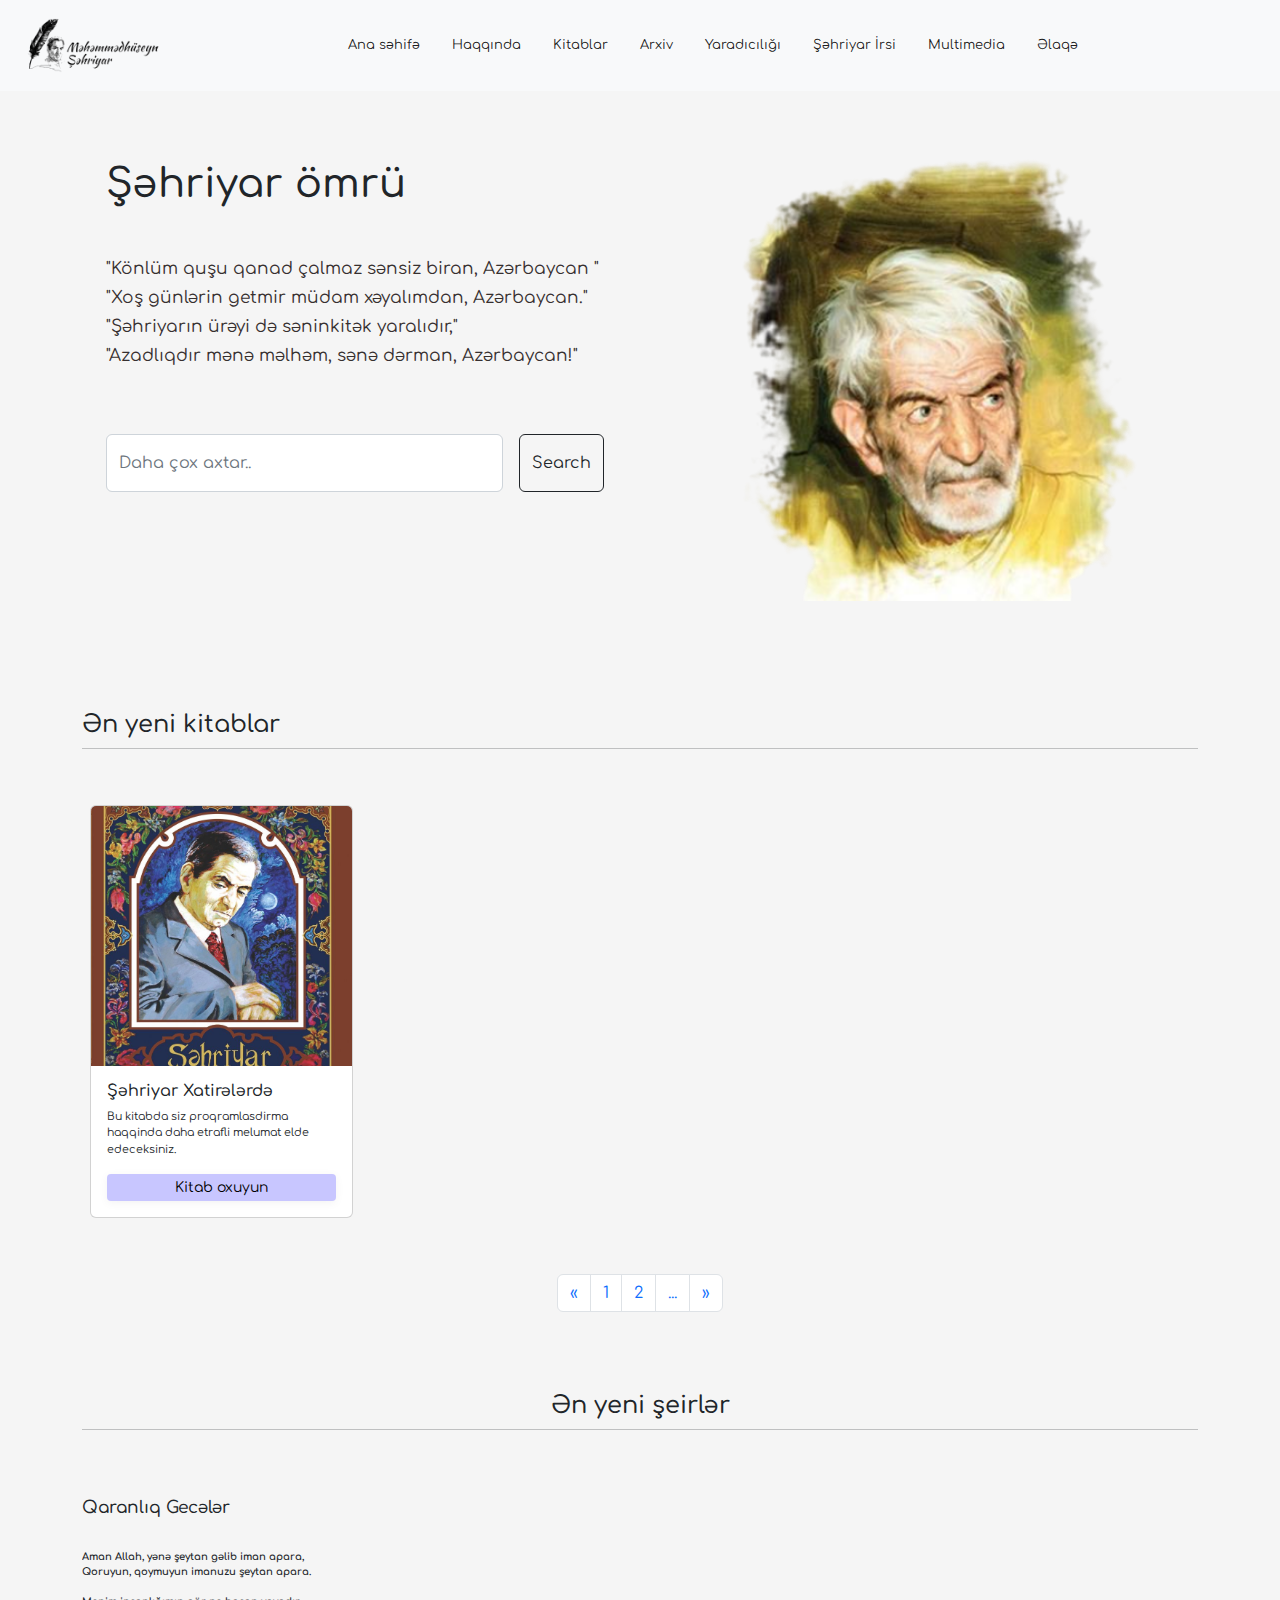
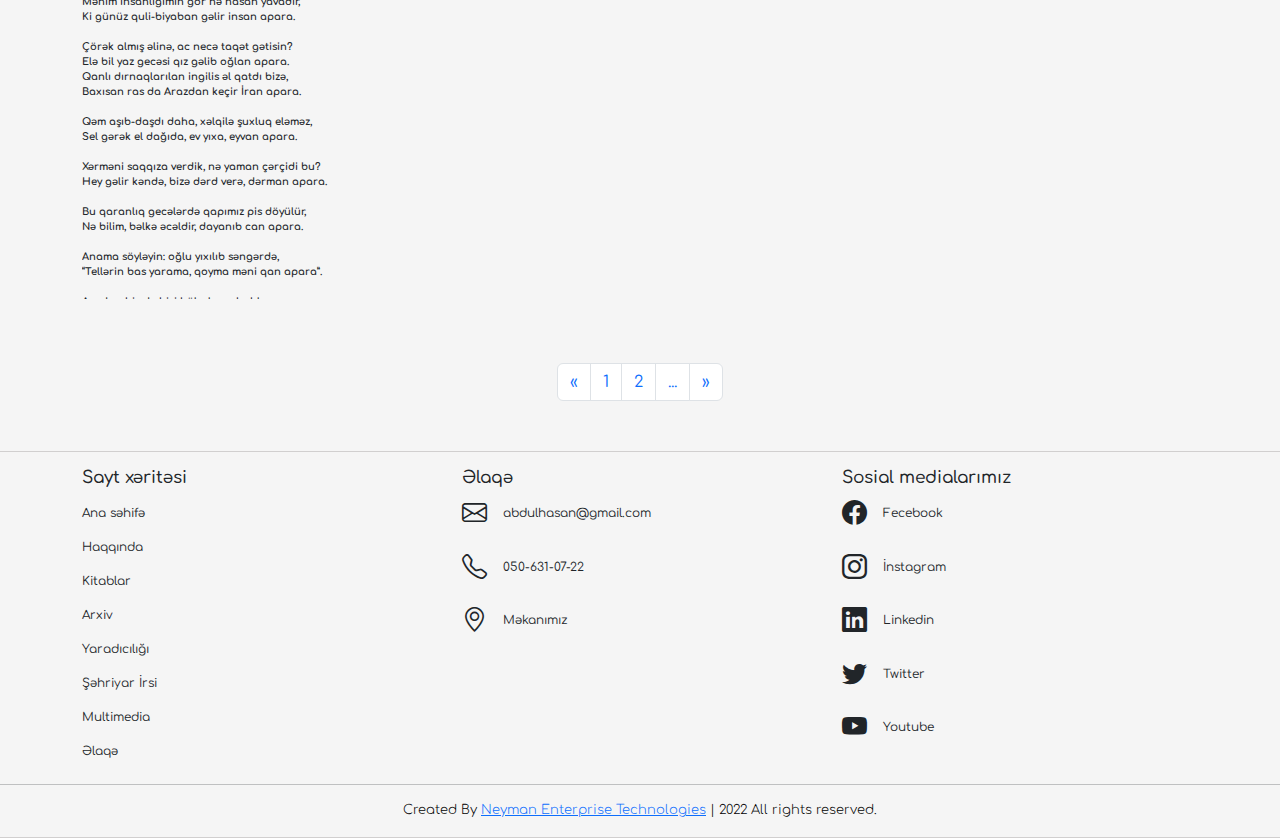
<file: index.html>
<!DOCTYPE html>
<html lang="en">

<head>
  <meta charset="UTF-8" />
  <meta http-equiv="X-UA-Compatible" content="IE=edge" />
  <meta name="viewport" content="width=device-width, initial-scale=1.0" />
  <title>Document</title>
  <!-- css -->
  <link rel="stylesheet" href="css/bootstrap.min.css" />
  <link rel="stylesheet" href="https://cdn.jsdelivr.net/npm/bootstrap-icons@1.10.2/font/bootstrap-icons.css">
  <link rel="stylesheet" href="css/style.css">
  <link rel="stylesheet" href="css/footer.css">
  <link rel="stylesheet" href="css/multimedia.css">
  <link rel="stylesheet" href="css/creativity.css">

</head>

<body>
  <header>
    <nav class="navbar navbar-expand-lg bg-light px-2">
      <div class="container-fluid">
        <a class="navbar-brand" href="index.html"><img src="img/logo/logo_header.png" height="65" alt="logo"></a>
        <button class="navbar-toggler" type="button" data-bs-toggle="collapse" data-bs-target="#navbarSupportedContent"
          aria-controls="navbarSupportedContent" aria-expanded="false" aria-label="Toggle navigation">
          <span class="navbar-toggler-icon"></span>
        </button>
        <div class="collapse navbar-collapse" id="navbarSupportedContent">
          <ul class="navbar-nav m-auto mb-2 mb-lg-0">
            <li class="nav-item">
              <a class="nav-link active me-3" aria-current="page" href="index.html">Ana səhifə</a>
            </li>
            <li class="nav-item">
              <a class="nav-link active me-3" aria-current="page" href="about.html">Haqqında</a>
            </li>
            <li class="nav-item">
              <a class="nav-link active me-3" aria-current="page" href="book.html">Kitablar</a>
            </li>

            <li class="nav-item">
              <a class="nav-link active me-3" aria-current="page" href="archive.html">Arxiv</a>
            </li>
            <li class="nav-item">
              <a class="nav-link active me-3" aria-current="page" href="creativity.html">Yaradıcılığı</a>
            </li>
            <li class="nav-item">
              <a class="nav-link active me-3" aria-current="page" href="heritage.html">Şəhriyar İrsi</a>
            </li>
            <li class="nav-item">
              <a class="nav-link active me-3" aria-current="page" href="multimedia.html">Multimedia</a>
            </li>
            <li class="nav-item">
              <a class="nav-link active me-3" aria-current="page" href="contact.html">Əlaqə</a>
            </li>
          </ul>
        </div>
      </div>
    </nav>
  </header>
  <!-- home -->
  <section id="home" class="home">
    <div class="container ">
      <div class="row padding_top">
        <div class="col-lg-6 col-12 m-auto margin_top">
          <div class="home_div mx-4">
            <h1 class="home_h1">Şəhriyar ömrü</h1>
            <p class="home_p pt-3">
              "Könlüm quşu qanad çalmaz sənsiz biran, Azərbaycan "<br>
              "Xoş günlərin getmir müdam xəyalımdan, Azərbaycan." <br>
              "Şəhriyarın ürəyi də səninkitək yaralıdır,"<br>
              "Azadlıqdır mənə məlhəm, sənə dərman, Azərbaycan!"</p>
            <div class="col-12   pt-5 " style="max-width: 500px;">
              <form class="d-flex" role="search">
                <input class="form-control me-3 py-3 " type="search" placeholder="Daha çox axtar.." aria-label="Search">
                <button class="btn btn-outline-dark" type="submit">Search</button>
              </form>
            </div>

          </div>
        </div>
        <div class="col-lg-6 col-12 mt-5 home_div_img">
          <div class="home_img mt-5"></div>
        </div>

      </div>
    </div>
  </section>
  <!-- Home end -->


  <!-- kitablar -->


  <section>
    <div class="container">
  
      <h4 class=" text-center text-lg-start mb-0"  style="padding-top: 110px;">Ən yeni kitablar</h4>
          
      <hr class="mt-2 mb-5">
      <div class="row d-flex m-auto">
        <!-- for -->
        <div class="col-lg-3 col-md-4 col-sm-6 col-xs-12 p-2 d-flex justify-content-center" >
          <div class="card" style="max-width: 18rem; max-height: 600px;">
            <img src="img/book_img/Seyid-Məhəmmədhuseyn-Səhriyar.jpg" class="card-img-top" style="max-height: 300px;" alt="...">
            <div class="card-body">
              <h6 class="card-title">Şəhriyar Xatirələrdə</h6>
              <p class="card-text" style="font-size: 11px !important;">Bu kitabda siz proqramlasdirma haqqinda daha etrafli melumat elde edeceksiniz.</p>
              <a href="#" class="btn-btn-primary">Kitab oxuyun</a>
            </div>
          </div>
        </div>
     
        <!-- for end -->
        <nav aria-label="Page navigation example" class="mt-5  m-auto d-flex">
          <ul class="pagination m-auto">
            <li class="page-item">
              <a class="page-link" href="#" aria-label="Previous">
                <span aria-hidden="true">&laquo;</span>
              </a>
            </li>
            <li class="page-item"><a class="page-link" href="#">1</a></li>
            <li class="page-item"><a class="page-link" href="#">2</a></li>
            <li class="page-item"><a class="page-link" href="#">...</a></li>
            <li class="page-item">
              <a class="page-link" href="#" aria-label="Next">
                <span aria-hidden="true">&raquo;</span>
              </a>
            </li>
          </ul>
        </nav>
      </div>
    </div>
  </section>

<!-- şeirler -->

<div class="section_poemalar_home">
  <div class="container">
      <h4 class="h1_poemalar text-center">Ən yeni şeirlər</h4>
      <hr class="mt-2 mb-5">
      <div class="row">
        <!-- for -->
          <div class="col-lg-3 col-sm-6 col-md-4 col-xs-6 col-12">
              <h1 class="seir_title">Qaranlıq Gecələr</h1>
              <p class="seir_text">
                  <b>
                      Aman Allah, yənə şeytan gəlib iman apara, <br>
                      Qoruyun, qoymuyun imanuzu şeytan apara. <br> <br>
                      Mənim insanlığımın gör nə hasan yavadır, <br>
                      Ki günüz quli-biyaban gəlir insan apara. <br> <br>
                      Çörək almış əlinə, ac necə taqət gətisin? <br>
                      Elə bil yaz gecəsi qız gəlib oğlan apara. <br>
                      Qanlı dırnaqlarılan ingilis əl qatdı bizə, <br>
                      Baxısan ras da Arazdan keçir İran apara. <br> <br>
                      Qəm aşıb-daşdı daha, xəlqilə şuxluq eləməz, <br>
                      Sel gərək el dağıda, ev yıxa, eyvan apara. <br> <br>
                      Xərməni saqqıza verdik, nə yaman çərçidi bu? <br>
                      Hey gəlir kəndə, bizə dərd verə, dərman apara. <br> <br>
                      Bu qaranlıq gecələrdə qapımız pis döyülür, <br>
                      Nə bilim, bəlkə əcəldir, dayanıb can apara. <br> <br>
                      Anama söyləyin: oğlu yıxılıb səngərdə, <br>
                      “Tellərin bas yarama, qoyma məni qan apara”. <br> <br>
                      Aradan bir də bizi bölsələr ərbablarımız, <br>
                      Qorxuram qoymıyalar Təbrizi Tehran apara. <br> <br>
                      Qara tufan ki, dəxi xəlqə şuluxluq eləməz, <br>
                      Sel gərək el dağıda, ev yıxa, eyvan apara. <br> <br>
                      Səliqəli oğru vilayətdə çoxalmış olsa, <br>
                      Şəhriyardan da gərək bir dolu divan apara. <br>

                  </b>
              </p>
          </div>
          <!-- for end -->

          <nav aria-label="Page navigation example" class="mt-5  m-auto d-flex">
              <ul class="pagination m-auto">
                <li class="page-item">
                  <a class="page-link" href="#" aria-label="Previous">
                    <span aria-hidden="true">&laquo;</span>
                  </a>
                </li>
                <li class="page-item"><a class="page-link" href="#">1</a></li>
                <li class="page-item"><a class="page-link" href="#">2</a></li>
                <li class="page-item"><a class="page-link" href="#">...</a></li>
                <li class="page-item">
                  <a class="page-link" href="#" aria-label="Next">
                    <span aria-hidden="true">&raquo;</span>
                  </a>
                </li>
              </ul>
          </nav>
      </div>
  </div>
</div>




  <!-- footer -->
  <footer class="footer_section">
    <div class="container">
      <div class="row  mt-3">

        <div class="col-md-4 col-sm-6 col-xs-12">
          <div class="margin_center">
            <h1 class="first_h1">Sayt xəritəsi</h1>
            <div class="nav_footer mt-2">
              <ul class="navbar-nav ">
                <li class="nav-item">
                  <a class="nav-link  me-3" aria-current="page" href="index.html">Ana səhifə</a>
                </li>
                <li class="nav-item">
                  <a class="nav-link  me-3" aria-current="page" href="about.html">Haqqında</a>
                </li>
                <li class="nav-item">
                  <a class="nav-link  me-3" aria-current="page" href="book.html">Kitablar</a>
                </li>

                <li class="nav-item">
                  <a class="nav-link  me-3" aria-current="page" href="archive.html">Arxiv</a>
                </li>
                <li class="nav-item">
                  <a class="nav-link  me-3" aria-current="page" href="creativity.html">Yaradıcılığı</a>
                </li>
                <li class="nav-item">
                  <a class="nav-link  me-3" aria-current="page" href="heritage.html">Şəhriyar İrsi</a>
                </li>
                <li class="nav-item">
                  <a class="nav-link  me-3" aria-current="page" href="multimedia.html">Multimedia</a>
                  <li class="nav-item">
                    <a class="nav-link  me-3" aria-current="page" href="contact.html">Əlaqə</a>
                  </li>
              </ul>
            </div>
                </li>
          </div>

        </div>
        <div class="col-md-4 col-sm-6 col-xs-12">
          <div class="margin_center">
            <h1 class="first_h1">Əlaqə</h1>
            <ul class="navbar-nav mt-2">
              <li class="nav-item ">
                <p class="d-flex "><i class="bi bi-envelope"></i><a class="nav-link  mx-3" aria-current="page" href="">
                    abdulhasan@gmail.com</a></p>
              </li>
              <li class="nav-item ">
                <p class="d-flex "><i class="bi bi-telephone"></i><a class="nav-link  mx-3" aria-current="page" href="">
                    050-631-07-22</a></p>
              </li>
              <li class="nav-item ">
                <p class="d-flex "><i class="bi bi-geo-alt"></i><a class="nav-link  mx-3" aria-current="page" href="">
                    Məkanımız</a></p>
              </li>
            </ul>
          </div>

        </div>
        <div class="col-md-4 col-sm-6 col-xs-12">
          <div class="margin_center">
            <h1 class="first_h1">Sosial medialarımız</h1>
            <ul class="navbar-nav mt-2">
              <li class="nav-item ">
                <p class="d-flex "><i class="bi bi-facebook"></i><a class="nav-link  mx-3" aria-current="page"
                    href="http://127.0.0.1:5501/about.html">
                    Fecebook</a></p>
              </li>
              <li class="nav-item ">
                <p class="d-flex "><i class="bi bi-instagram"></i><a class="nav-link  mx-3" aria-current="page"
                    href="">İnstagram</a></p>
              </li>
              <li class="nav-item ">
                <p class="d-flex "><i class="bi bi-linkedin"></i><a class="nav-link  mx-3" aria-current="page" href="">
                    Linkedin</a></p>
              </li>
              <li class="nav-item ">
                <p class="d-flex "><i class="bi bi-twitter"></i><a class="nav-link  mx-3" aria-current="page" href="">
                    Twitter</a></p>
              </li>
              <li class="nav-item ">
                <p class="d-flex "><i class="bi bi-youtube"></i><a class="nav-link  mx-3" aria-current="page" href="">
                    Youtube</a></p>
              </li>


            </ul>
          </div>

        </div>
      </div>
    </div>
    <hr>
    
    <p class="footer_alt px-4"> 
      <span class="">Created By <a href="https://www.neymantech.com">Neyman Enterprise Technologies</a> | </span>
      <span class="far fa-copyright"></span><span> 2022 All rights reserved.</span>
    </p>
  </footer>



  <!-- js -->
  <script src="js/bootstrap.bundle.min.js"></script>
  <script src="js/app.js"></script>

</body>

</html>
</file>
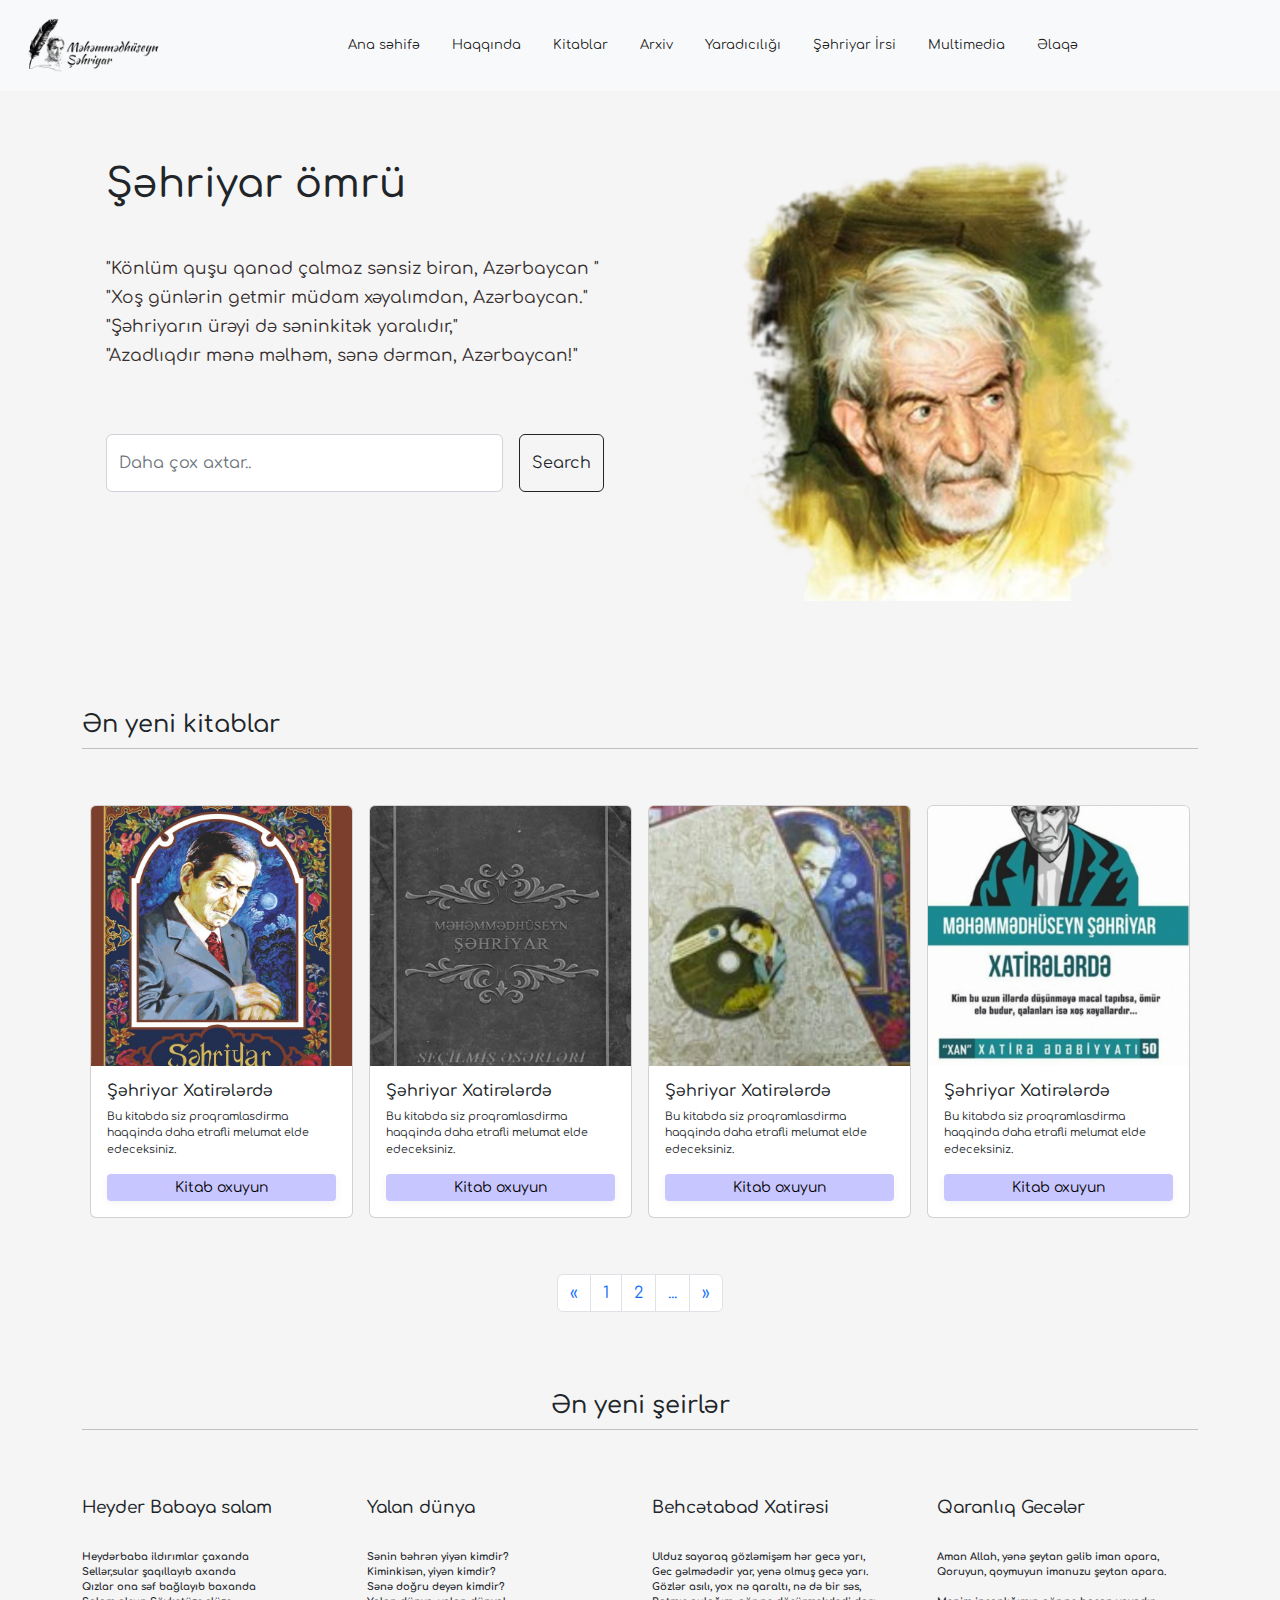
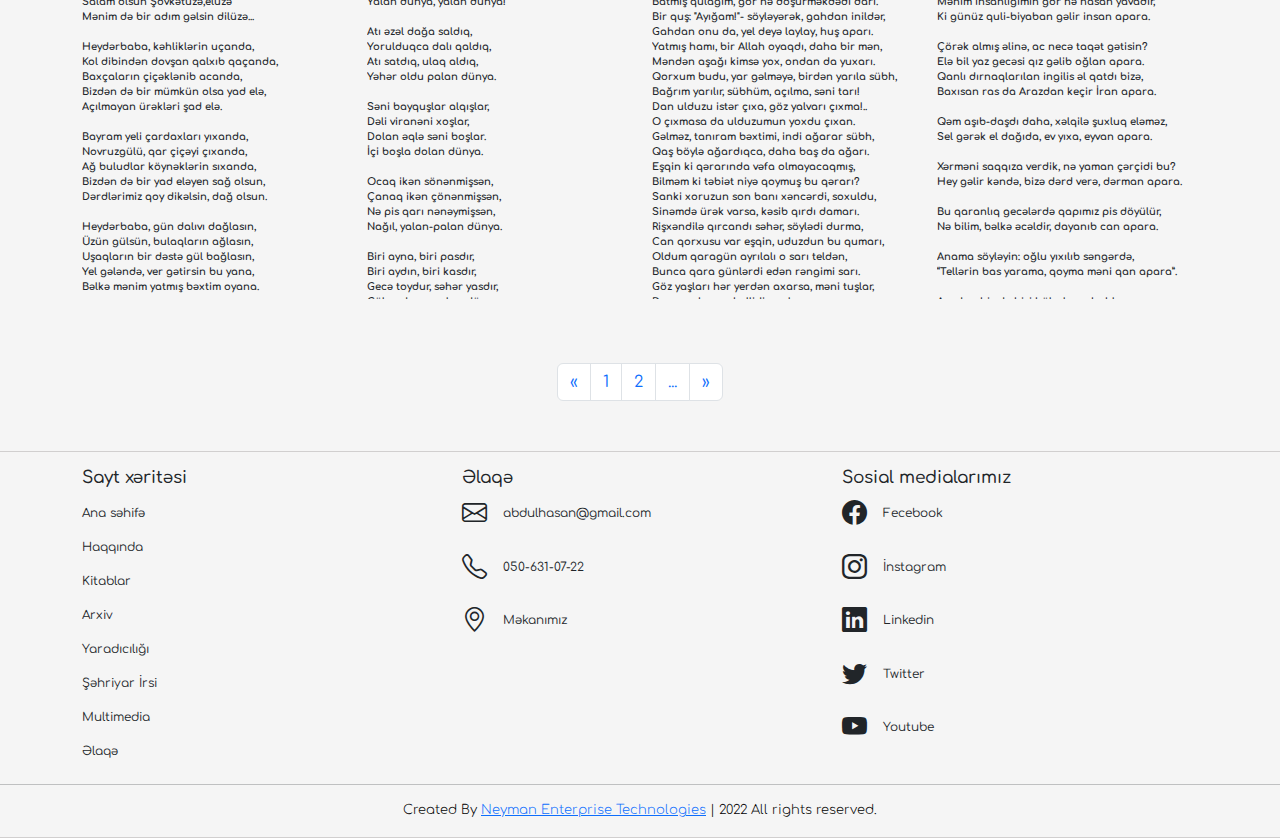
<file: all_project/index.html>
<!DOCTYPE html>
<html lang="en">

<head>
  <meta charset="UTF-8" />
  <meta http-equiv="X-UA-Compatible" content="IE=edge" />
  <meta name="viewport" content="width=device-width, initial-scale=1.0" />
  <title>Document</title>
  <!-- css -->
  <link rel="stylesheet" href="css/bootstrap.min.css" />
  <link rel="stylesheet" href="https://cdn.jsdelivr.net/npm/bootstrap-icons@1.10.2/font/bootstrap-icons.css">
  <link rel="stylesheet" href="css/style.css">
  <link rel="stylesheet" href="css/footer.css">
  <link rel="stylesheet" href="css/multimedia.css">
  <link rel="stylesheet" href="css/creativity.css">

</head>

<body>
  <header>
    <nav class="navbar navbar-expand-lg bg-light px-2">
      <div class="container-fluid">
        <a class="navbar-brand" href="index.html"><img src="img/logo/logo_header.png" height="65" alt="logo"></a>
        <button class="navbar-toggler" type="button" data-bs-toggle="collapse" data-bs-target="#navbarSupportedContent"
          aria-controls="navbarSupportedContent" aria-expanded="false" aria-label="Toggle navigation">
          <span class="navbar-toggler-icon"></span>
        </button>
        <div class="collapse navbar-collapse" id="navbarSupportedContent">
          <ul class="navbar-nav m-auto mb-2 mb-lg-0">
            <li class="nav-item">
              <a class="nav-link active me-3" aria-current="page" href="index.html">Ana səhifə</a>
            </li>
            <li class="nav-item">
              <a class="nav-link active me-3" aria-current="page" href="about.html">Haqqında</a>
            </li>
            <li class="nav-item">
              <a class="nav-link active me-3" aria-current="page" href="book.html">Kitablar</a>
            </li>

            <li class="nav-item">
              <a class="nav-link active me-3" aria-current="page" href="archive.html">Arxiv</a>
            </li>
            <li class="nav-item">
              <a class="nav-link active me-3" aria-current="page" href="creativity.html">Yaradıcılığı</a>
            </li>
            <li class="nav-item">
              <a class="nav-link active me-3" aria-current="page" href="heritage.html">Şəhriyar İrsi</a>
            </li>
            <li class="nav-item">
              <a class="nav-link active me-3" aria-current="page" href="multimedia.html">Multimedia</a>
            </li>
            <li class="nav-item">
              <a class="nav-link active me-3" aria-current="page" href="contact.html">Əlaqə</a>
            </li>
          </ul>
        </div>
      </div>
    </nav>
  </header>
  <!-- home -->
  <section id="home" class="home">
    <div class="container ">
      <div class="row padding_top">
        <div class="col-lg-6 col-12 m-auto margin_top">
          <div class="home_div mx-4">
            <h1 class="home_h1">Şəhriyar ömrü</h1>
            <p class="home_p pt-3">
              "Könlüm quşu qanad çalmaz sənsiz biran, Azərbaycan "<br>
              "Xoş günlərin getmir müdam xəyalımdan, Azərbaycan." <br>
              "Şəhriyarın ürəyi də səninkitək yaralıdır,"<br>
              "Azadlıqdır mənə məlhəm, sənə dərman, Azərbaycan!"</p>
            <div class="col-12   pt-5 " style="max-width: 500px;">
              <form class="d-flex" role="search">
                <input class="form-control me-3 py-3 " type="search" placeholder="Daha çox axtar.." aria-label="Search">
                <button class="btn btn-outline-dark" type="submit">Search</button>
              </form>
            </div>

          </div>
        </div>
        <div class="col-lg-6 col-12 mt-5 home_div_img">
          <div class="home_img mt-5"></div>
        </div>

      </div>
    </div>
  </section>
  <!-- Home end -->


  <!-- kitablar -->


  <section>
    <div class="container">
  
      <h4 class=" text-center text-lg-start mb-0"  style="padding-top: 110px;">Ən yeni kitablar</h4>
          
      <hr class="mt-2 mb-5">
      <div class="row d-flex m-auto">
        <!-- for -->
        <div class="col-lg-3 col-md-4 col-sm-6 col-xs-12 p-2 d-flex justify-content-center" >
          <div class="card" style="max-width: 18rem; max-height: 600px;">
            <img src="img/book_img/Seyid-Məhəmmədhuseyn-Səhriyar.jpg" class="card-img-top" style="max-height: 300px;" alt="...">
            <div class="card-body">
              <h6 class="card-title">Şəhriyar Xatirələrdə</h6>
              <p class="card-text" style="font-size: 11px !important;">Bu kitabda siz proqramlasdirma haqqinda daha etrafli melumat elde edeceksiniz.</p>
              <a href="#" class="btn-btn-primary">Kitab oxuyun</a>
            </div>
          </div>
        </div>
        <div class="col-lg-3 col-md-4 col-sm-6 col-xs-12 p-2 d-flex justify-content-center" >
          <div class="card" style="max-width: 18rem; max-height: 600px;">
            <img src="img/book_img/sharyar-sechilmis-eserler.jpg" class="card-img-top" style="max-height: 300px;" alt="...">
            <div class="card-body">
              <h6 class="card-title"> Şəhriyar Xatirələrdə</h6>
              <p class="card-text" style="font-size: 11px !important;">Bu kitabda siz proqramlasdirma haqqinda daha etrafli melumat elde edeceksiniz.</p>
              <a href="#" class="btn-btn-primary">Kitab oxuyun</a>
            </div>
          </div>
        </div>
        <div class="col-lg-3 col-md-4 col-sm-6 col-xs-12 p-2 d-flex justify-content-center" >
          <div class="card" style="max-width: 18rem; max-height: 600px;">
            <img src="img/book_img/Səhriyar-150x199.jpeg" class="card-img-top" style="max-height: 300px;" alt="...">
            <div class="card-body">
              <h6 class="card-title">Şəhriyar Xatirələrdə</h6>
              <p class="card-text" style="font-size: 11px !important;">Bu kitabda siz proqramlasdirma haqqinda daha etrafli melumat elde edeceksiniz.</p>
              <a href="#" class="btn-btn-primary">Kitab oxuyun</a>
            </div>
          </div>
        </div>
        <div class="col-lg-3 col-md-4 col-sm-6 col-xs-12 p-2 d-flex justify-content-center" >
          <div class="card" style="max-width: 18rem; max-height: 600px;">
            <img src="img/book_img/thumb.png" class="card-img-top" style="max-height: 300px;" alt="...">
            <div class="card-body">
              <h6 class="card-title">Şəhriyar Xatirələrdə</h6>
              <p class="card-text" style="font-size: 11px !important;">Bu kitabda siz proqramlasdirma haqqinda daha etrafli melumat elde edeceksiniz.</p>
              <a href="#" class="btn-btn-primary">Kitab oxuyun</a>
            </div>
          </div>
        </div>
        
        <nav aria-label="Page navigation example" class="mt-5  m-auto d-flex">
          <ul class="pagination m-auto">
            <li class="page-item">
              <a class="page-link" href="#" aria-label="Previous">
                <span aria-hidden="true">&laquo;</span>
              </a>
            </li>
            <li class="page-item"><a class="page-link" href="#">1</a></li>
            <li class="page-item"><a class="page-link" href="#">2</a></li>
            <li class="page-item"><a class="page-link" href="#">...</a></li>
            <li class="page-item">
              <a class="page-link" href="#" aria-label="Next">
                <span aria-hidden="true">&raquo;</span>
              </a>
            </li>
          </ul>
        </nav>
      </div>
    </div>
  </section>

<!-- şeirler -->

<div class="section_poemalar_home">
  <div class="container">
      <h4 class="h1_poemalar text-center">Ən yeni şeirlər</h4>
      <hr class="mt-2 mb-5">
      <div class="row">
          <div class="col-lg-3 col-sm-6 col-md-4 col-xs-6 col-12 ">
              <h1 class="seir_title">Heyder Babaya salam</h1>
              <p class="seir_text">
                  <b>
                      Heydərbaba ildırımlar çaxanda <br>
                      Sellər,sular şaqıllayıb axanda <br>
                      Qızlar ona səf bağlayıb baxanda <br>
                      Salam olsun Şövkətüzə,elüzə <br>
                      Mənim də bir adım gəlsin dilüzə... <br>
                      <br>

                      Heydərbaba, kəhliklərin uçanda, <br>
                      Kol dibindən dovşan qalxıb qaçanda, <br>
                      Baxçaların çiçəklənib acanda, <br>
                      Bizdən də bir mümkün olsa yad elə, <br>
                      Açılmayan ürəkləri şad elə. <br>
                      <br>
                      Bayram yeli çardaxları yıxanda, <br>
                      Novruzgülü, qar çiçəyi çıxanda, <br>
                      Ağ buludlar köynəklərin sıxanda, <br>
                      Bizdən də bir yad eləyen sağ olsun, <br>
                      Dərdlərimiz qoy dikəlsin, dağ olsun. <br>
                      <br>
                      Heydərbaba, gün dalıvı dağlasın, <br>
                      Üzün gülsün, bulaqların ağlasın, <br>
                      Uşaqların bir dəstə gül bağlasın, <br>
                      Yel gələndə, ver gətirsin bu yana, <br>
                      Bəlkə mənim yatmış bəxtim oyana. <br> <br>
                      Heydərbaba, sənin üzün ağ olsun, <br>
                      Dörd bir yanın bulaq olsun, bağ olsun, <br>
                      Bizdən sora sənin başın sağ olsun, <br>
                      Dünya qəzəv-qədər, ölüm-itimdi, <br>
                      Dünya boyu oğulsuzdu, yetimdi. <br>



                  </b>
              </p>
          </div>
          <div class="col-lg-3 col-sm-6 col-md-4 col-xs-6 col-12">
              <h1 class="seir_title">Yalan dünya </h1>
              <p class="seir_text">
                  <b>
                      Sənin bəhrən yiyən kimdir? <br>
                      Kiminkisən, yiyən kimdir? <br>
                      Sənə doğru deyən kimdir? <br>
                      Yalan dünya, yalan dünya! <br><br>

                      Atı əzəl dağa saldıq, <br>
                      Yorulduqca dalı qaldıq,<br>
                      Atı satdıq, ulaq aldıq,<br>
                      Yəhər oldu palan dünya.<br>
                      <br>
                      Səni bayquşlar alqışlar,<br>
                      Dəli viranəni xoşlar,<br>
                      Dolan əqlə səni boşlar.<br>
                      İçi boşla dolan dünya.<br>
                      <br>
                      Ocaq ikən sönənmişsən,<br>
                      Çanaq ikən çönənmişsən,<br>
                      Nə pis qarı nənəymişsən,<br>
                      Nağıl, yalan-palan dünya.<br>
                      <br>
                      Biri ayna, biri pasdır,<br>
                      Biri aydın, biri kasdır,<br>
                      Gecə toydur, səhər yasdır,<br>
                      Gül açdıqca solan dünya.<br>

                      İgidlərin başın yiyən, <br>
                      Qocalar bozbaşın yiyən, <br>
                      Qəbirlərin daşın yiyən, <br>
                      Özü yenə qalan dünya. <br>
                      <br>
                      Yaman qurqu, yığılaydın, <br>
                      Tufanlarda boğulaydın, <br>
                      Nolaydı bir dağılaydın, <br>
                      Bizi dərdə salan dünya. <br>



                  </b>
              </p>
          </div>
          <div class="col-lg-3 col-sm-6 col-md-4 col-xs-6 col-12">
              <h1 class="seir_title">Behcətabad Xatirəsi</h1>
              <p class="seir_text">
                  <b>
                      Ulduz sayaraq gözləmişəm hər gecə yarı,<br>
                      Gec gəlmədədir yar, yenə olmuş gecə yarı. <br>
                      Gözlər asılı, yox nə qaraltı, nə də bir səs,<br>
                      Batmış qulağım, gör nə döşürməkdədi darı. <br>
                      Bir quş: "Ayığam!"- söyləyərək, gahdan inildər, <br>
                      Gahdan onu da, yel deyə laylay, huş aparı. <br>
                      Yatmış hamı, bir Allah oyaqdı, daha bir mən, <br>
                      Məndən aşağı kimsə yox, ondan da yuxarı. <br>
                      Qorxum budu, yar gəlməyə, birdən yarıla sübh, <br>
                      Bağrım yarılır, sübhüm, açılma, səni tarı! <br>
                      Dan ulduzu istər çıxa, göz yalvarı çıxma!.. <br>
                      O çıxmasa da ulduzumun yoxdu çıxan. <br>
                      Gəlməz, tanıram bəxtimi, indi ağarar sübh, <br>
                      Qaş böylə ağardıqca, daha baş da ağarı. <br>
                      Eşqin ki qərarında vəfa olmayacaqmış, <br>
                      Bilməm ki təbiət niyə qoymuş bu qərarı? <br>
                      Sanki xoruzun son banı xəncərdi, soxuldu, <br>
                      Sinəmdə ürək varsa, kəsib qırdı damarı. <br>
                      Rişxəndilə qırcandı səhər, söylədi durma, <br>
                      Can qorxusu var eşqin, uduzdun bu qumarı, <br>
                      Oldum qaragün ayrılalı o sarı teldən, <br>
                      Bunca qara günlərdi edən rəngimi sarı. <br>
                      Göz yaşları hər yerdən axarsa, məni tuşlar, <br>
                      Dəryaya baxar, bəllidi, çayların axarı. <br>
                      Əzbəs məni yapraq kimi hicranla saraldıb, <br>
                      Baxsan üzünə, sanki qızılgüldi qızarı. <br>
                      Mehrabi-şəfəqdə özümü səcdədə gördüm, <br>
                      Qan içrə qəmim yox, üzüm olsun sənə sarı. <br>
                      Eşqi var idi Şəhriyarın güllü-çiçəkli, <br>
                      Əfsus ki,qəza vurdu, xəzan oldu baharı. <br>


                  </b>
              </p>
          </div>
          <div class="col-lg-3 col-sm-6 col-md-4 col-xs-6 col-12">
              <h1 class="seir_title">Qaranlıq Gecələr</h1>
              <p class="seir_text">
                  <b>
                      Aman Allah, yənə şeytan gəlib iman apara, <br>
                      Qoruyun, qoymuyun imanuzu şeytan apara. <br> <br>
                      Mənim insanlığımın gör nə hasan yavadır, <br>
                      Ki günüz quli-biyaban gəlir insan apara. <br> <br>
                      Çörək almış əlinə, ac necə taqət gətisin? <br>
                      Elə bil yaz gecəsi qız gəlib oğlan apara. <br>
                      Qanlı dırnaqlarılan ingilis əl qatdı bizə, <br>
                      Baxısan ras da Arazdan keçir İran apara. <br> <br>
                      Qəm aşıb-daşdı daha, xəlqilə şuxluq eləməz, <br>
                      Sel gərək el dağıda, ev yıxa, eyvan apara. <br> <br>
                      Xərməni saqqıza verdik, nə yaman çərçidi bu? <br>
                      Hey gəlir kəndə, bizə dərd verə, dərman apara. <br> <br>
                      Bu qaranlıq gecələrdə qapımız pis döyülür, <br>
                      Nə bilim, bəlkə əcəldir, dayanıb can apara. <br> <br>
                      Anama söyləyin: oğlu yıxılıb səngərdə, <br>
                      “Tellərin bas yarama, qoyma məni qan apara”. <br> <br>
                      Aradan bir də bizi bölsələr ərbablarımız, <br>
                      Qorxuram qoymıyalar Təbrizi Tehran apara. <br> <br>
                      Qara tufan ki, dəxi xəlqə şuluxluq eləməz, <br>
                      Sel gərək el dağıda, ev yıxa, eyvan apara. <br> <br>
                      Səliqəli oğru vilayətdə çoxalmış olsa, <br>
                      Şəhriyardan da gərək bir dolu divan apara. <br>

                  </b>
              </p>
          </div>
          <!-- alt -->
          <nav aria-label="Page navigation example" class="mt-5  m-auto d-flex">
              <ul class="pagination m-auto">
                <li class="page-item">
                  <a class="page-link" href="#" aria-label="Previous">
                    <span aria-hidden="true">&laquo;</span>
                  </a>
                </li>
                <li class="page-item"><a class="page-link" href="#">1</a></li>
                <li class="page-item"><a class="page-link" href="#">2</a></li>
                <li class="page-item"><a class="page-link" href="#">...</a></li>
                <li class="page-item">
                  <a class="page-link" href="#" aria-label="Next">
                    <span aria-hidden="true">&raquo;</span>
                  </a>
                </li>
              </ul>
            </nav>
      </div>
  </div>
</div>




  <!-- footer -->
  <footer class="footer_section">
    <div class="container">
      <div class="row  mt-3">

        <div class="col-md-4 col-sm-6 col-xs-12">
          <div class="margin_center">
            <h1 class="first_h1">Sayt xəritəsi</h1>
            <div class="nav_footer mt-2">
              <ul class="navbar-nav ">
                <li class="nav-item">
                  <a class="nav-link  me-3" aria-current="page" href="index.html">Ana səhifə</a>
                </li>
                <li class="nav-item">
                  <a class="nav-link  me-3" aria-current="page" href="about.html">Haqqında</a>
                </li>
                <li class="nav-item">
                  <a class="nav-link  me-3" aria-current="page" href="book.html">Kitablar</a>
                </li>

                <li class="nav-item">
                  <a class="nav-link  me-3" aria-current="page" href="archive.html">Arxiv</a>
                </li>
                <li class="nav-item">
                  <a class="nav-link  me-3" aria-current="page" href="creativity.html">Yaradıcılığı</a>
                </li>
                <li class="nav-item">
                  <a class="nav-link  me-3" aria-current="page" href="heritage.html">Şəhriyar İrsi</a>
                </li>
                <li class="nav-item">
                  <a class="nav-link  me-3" aria-current="page" href="multimedia.html">Multimedia</a>
                  <li class="nav-item">
                    <a class="nav-link  me-3" aria-current="page" href="contact.html">Əlaqə</a>
                  </li>
              </ul>
            </div>
                </li>
          </div>

        </div>
        <div class="col-md-4 col-sm-6 col-xs-12">
          <div class="margin_center">
            <h1 class="first_h1">Əlaqə</h1>
            <ul class="navbar-nav mt-2">
              <li class="nav-item ">
                <p class="d-flex "><i class="bi bi-envelope"></i><a class="nav-link  mx-3" aria-current="page" href="">
                    abdulhasan@gmail.com</a></p>
              </li>
              <li class="nav-item ">
                <p class="d-flex "><i class="bi bi-telephone"></i><a class="nav-link  mx-3" aria-current="page" href="">
                    050-631-07-22</a></p>
              </li>
              <li class="nav-item ">
                <p class="d-flex "><i class="bi bi-geo-alt"></i><a class="nav-link  mx-3" aria-current="page" href="">
                    Məkanımız</a></p>
              </li>
            </ul>
          </div>

        </div>
        <div class="col-md-4 col-sm-6 col-xs-12">
          <div class="margin_center">
            <h1 class="first_h1">Sosial medialarımız</h1>
            <ul class="navbar-nav mt-2">
              <li class="nav-item ">
                <p class="d-flex "><i class="bi bi-facebook"></i><a class="nav-link  mx-3" aria-current="page"
                    href="http://127.0.0.1:5501/about.html">
                    Fecebook</a></p>
              </li>
              <li class="nav-item ">
                <p class="d-flex "><i class="bi bi-instagram"></i><a class="nav-link  mx-3" aria-current="page"
                    href="">İnstagram</a></p>
              </li>
              <li class="nav-item ">
                <p class="d-flex "><i class="bi bi-linkedin"></i><a class="nav-link  mx-3" aria-current="page" href="">
                    Linkedin</a></p>
              </li>
              <li class="nav-item ">
                <p class="d-flex "><i class="bi bi-twitter"></i><a class="nav-link  mx-3" aria-current="page" href="">
                    Twitter</a></p>
              </li>
              <li class="nav-item ">
                <p class="d-flex "><i class="bi bi-youtube"></i><a class="nav-link  mx-3" aria-current="page" href="">
                    Youtube</a></p>
              </li>


            </ul>
          </div>

        </div>
      </div>
    </div>
    <hr>
    
    <p class="footer_alt px-4"> 
      <span class="">Created By <a href="https://www.neymantech.com">Neyman Enterprise Technologies</a> | </span>
      <span class="far fa-copyright"></span><span> 2022 All rights reserved.</span>
    </p>
  </footer>



  <!-- js -->
  <script src="js/bootstrap.bundle.min.js"></script>
  <script src="js/app.js"></script>

</body>

</html>
</file>
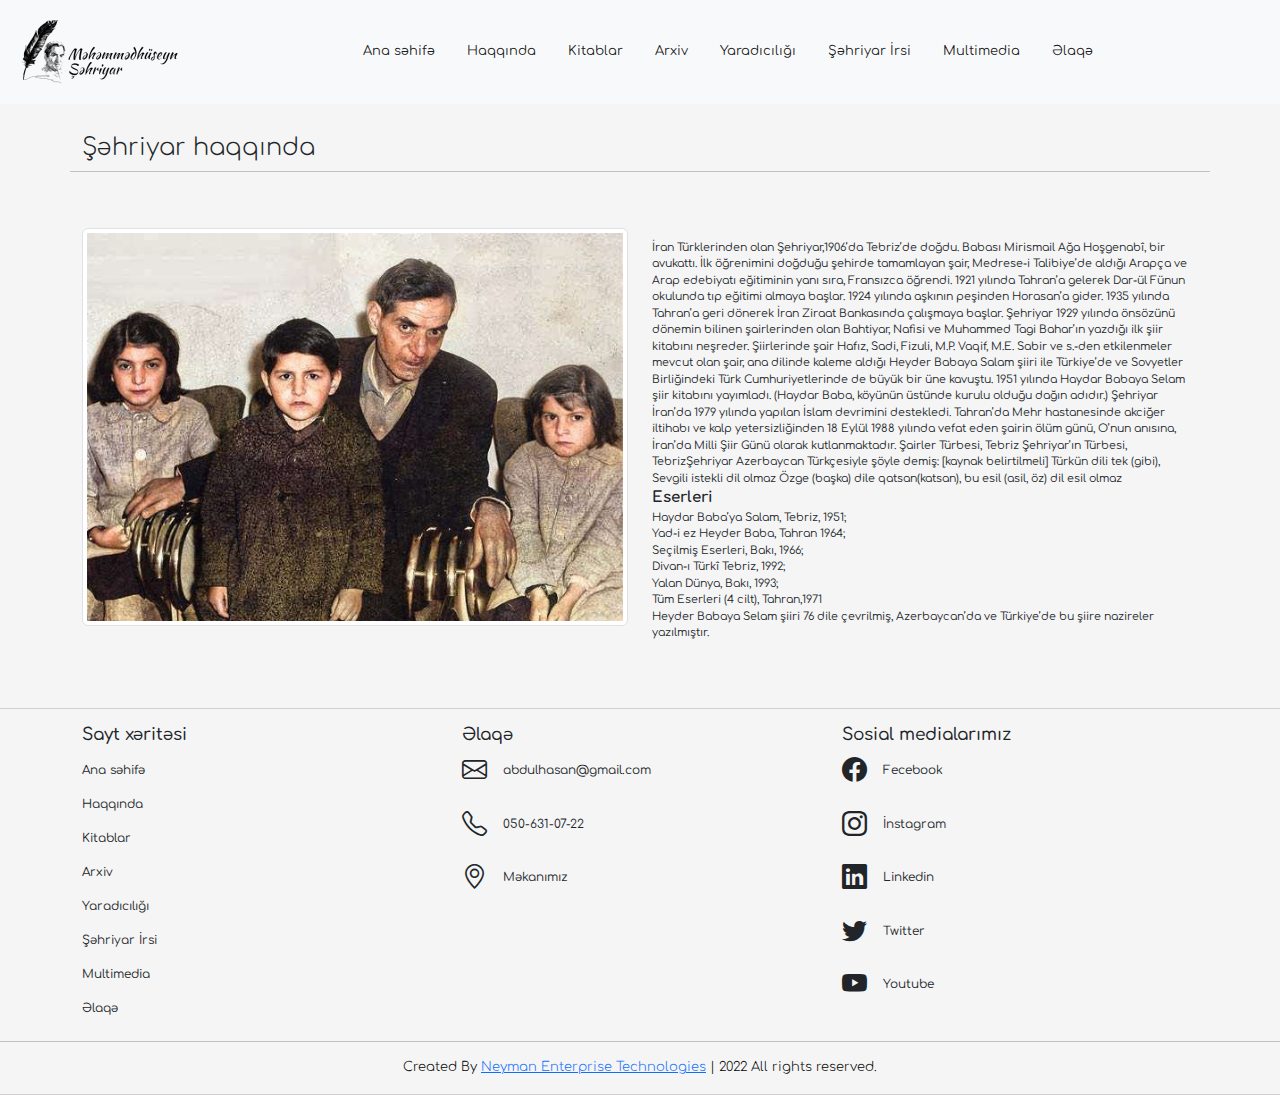
<file: about.html>
<!DOCTYPE html>
<html lang="en">

<head>
  <meta charset="UTF-8" />
  <meta http-equiv="X-UA-Compatible" content="IE=edge" />
  <meta name="viewport" content="width=device-width, initial-scale=1.0" />
  <title>Document</title>
  <!-- css -->
  <link rel="stylesheet" href="css/bootstrap.min.css" />
  <link rel="stylesheet" href="css/style.css">
  <link rel="stylesheet" href="css/footer.css">
  <link rel="stylesheet" href="https://cdn.jsdelivr.net/npm/bootstrap-icons@1.10.2/font/bootstrap-icons.css">
</head>

<body>
  <header>
    <nav class="navbar navbar-expand-lg  bg-light">
      <div class="container-fluid">
        <a class="navbar-brand" href="index.html"><img src="img/logo/logo_header.png" alt=""></a>
        <button class="navbar-toggler" type="button" data-bs-toggle="collapse" data-bs-target="#navbarSupportedContent"
          aria-controls="navbarSupportedContent" aria-expanded="false" aria-label="Toggle navigation">
          <span class="navbar-toggler-icon"></span>
        </button>
        <div class="collapse navbar-collapse" id="navbarSupportedContent">
          <ul class="navbar-nav m-auto mb-2 mb-lg-0">
            <li class="nav-item">
              <a class="nav-link active me-3" aria-current="page" href="index.html">Ana səhifə</a>
            </li>
            <li class="nav-item">
              <a class="nav-link active me-3" aria-current="page" href="about.html">Haqqında</a>
            </li>
            <li class="nav-item">
              <a class="nav-link active me-3" aria-current="page" href="book.html">Kitablar</a>
            </li>

            <li class="nav-item">
              <a class="nav-link active me-3" aria-current="page" href="archive.html">Arxiv</a>
            </li>
            <li class="nav-item">
              <a class="nav-link active me-3" aria-current="page" href="creativity.html">Yaradıcılığı</a>
            </li>
            <li class="nav-item">
              <a class="nav-link active me-3" aria-current="page" href="heritage.html">Şəhriyar İrsi</a>
            </li>
            <li class="nav-item">
              <a class="nav-link active me-3" aria-current="page" href="multimedia.html">Multimedia</a>
            </li>
            <li class="nav-item">
              <a class="nav-link active me-3" aria-current="page" href="contact.html">Əlaqə</a>
            </li>
          </ul>
        </div>
      </div>
    </nav>
  </header>
  <!-- about -->
  <section class="about_section pt-5">
    <div class="container">
      <div class="row">
        <h4 class="fw-light text-center text-lg-start mt-4 mb-0">Şəhriyar haqqında</h4>
        <hr class="mt-2 mb-5">
      
  
        <div class="col-lg-6 m-auto">
          <div href="#" class="d-block mb-4 h-100">
            <img class="img-fluid img-thumbnail img_size" src="img/heritag/ovladlari_sehriyar.jpg" alt="">
          </div>
        </div>

        <div class=" col-lg-6">
            <p class="strong_about">
              
              İran Türklerinden olan Şehriyar,1906’da Tebriz’de doğdu. Babası Mirismail Ağa Hoşgenabî, bir avukattı. İlk öğrenimini doğduğu şehirde tamamlayan şair, Medrese-i Talibiye’de aldığı Arapça ve Arap edebiyatı eğitiminin yanı sıra, Fransızca öğrendi. 1921 yılında Tahran’a gelerek Dar-ül Fünun okulunda tıp eğitimi almaya başlar. 1924 yılında aşkının peşinden Horasan’a gider. 1935 yılında Tahran’a geri dönerek İran Ziraat Bankasında çalışmaya başlar.

              Şehriyar 1929 yılında önsözünü dönemin bilinen şairlerinden olan Bahtiyar, Nafisi ve Muhammed Tagi Bahar’ın yazdığı ilk şiir kitabını neşreder. Şiirlerinde şair Hafız, Sadi, Fizuli, M.P. Vaqif, M.E. Sabir ve s.-den etkilenmeler mevcut olan şair, ana dilinde kaleme aldığı Heyder Babaya Salam şiiri ile Türkiye’de ve Sovyetler Birliğindeki Türk Cumhuriyetlerinde de büyük bir üne kavuştu.
              
              1951 yılında Haydar Babaya Selam şiir kitabını yayımladı. (Haydar Baba, köyünün üstünde kurulu olduğu dağın adıdır.)
              
              Şehriyar İran’da 1979 yılında yapılan İslam devrimini destekledi.
              
              Tahran’da Mehr hastanesinde akciğer iltihabı ve kalp yetersizliğinden 18 Eylül 1988 yılında vefat eden şairin ölüm günü, O’nun anısına, İran’da Milli Şiir Günü olarak kutlanmaktadır.
              
              Şairler Türbesi, Tebriz
              Şehriyar’ın Türbesi, TebrizŞehriyar Azerbaycan Türkçesiyle şöyle demiş: [kaynak belirtilmeli]
              
              Türkün dili tek (gibi), Sevgili istekli dil olmaz Özge (başka) dile qatsan(katsan), bu esil (asil, öz) dil esil olmaz <br>
              <strong style="font-size: 15px;">Eserleri</strong>
              <br>
              Haydar Baba’ya Salam, Tebriz, 1951;  <br>
              Yad-i ez Heyder Baba, Tahran 1964;<br>
              Seçilmiş Eserleri, Bakı, 1966;<br>
              Divan-ı Türkî Tebriz, 1992;<br>
              Yalan Dünya, Bakı, 1993;<br>
              Tüm Eserleri (4 cilt), Tahran,1971<br>
              Heyder Babaya Selam şiiri 76 dile çevrilmiş, Azerbaycan’da ve Türkiye’de bu şiire nazireler yazılmıştır.
            </p>
          </div>
      </div>
      </div>
  </section>
  <!-- footer -->
    <footer class="footer_section">
      <div class="container">
        <div class="row  mt-3">
  
          <div class="col-md-4 col-sm-6 col-xs-12">
            <div class="margin_center">
              <h1 class="first_h1">Sayt xəritəsi</h1>
              <div class="nav_footer mt-2">
                <ul class="navbar-nav ">
                  <li class="nav-item">
                    <a class="nav-link  me-3" aria-current="page" href="index.html">Ana səhifə</a>
                  </li>
                  <li class="nav-item">
                    <a class="nav-link  me-3" aria-current="page" href="about.html">Haqqında</a>
                  </li>
                  <li class="nav-item">
                    <a class="nav-link  me-3" aria-current="page" href="book.html">Kitablar</a>
                  </li>
  
                  <li class="nav-item">
                    <a class="nav-link  me-3" aria-current="page" href="archive.html">Arxiv</a>
                  </li>
                  <li class="nav-item">
                    <a class="nav-link  me-3" aria-current="page" href="creativity.html">Yaradıcılığı</a>
                  </li>
                  <li class="nav-item">
                    <a class="nav-link  me-3" aria-current="page" href="heritage.html">Şəhriyar İrsi</a>
                  </li>
                  <li class="nav-item">
                    <a class="nav-link  me-3" aria-current="page" href="multimedia.html">Multimedia</a>
                  </li>
                  <li class="nav-item">
                    <a class="nav-link  me-3" aria-current="page" href="contact.html">Əlaqə</a>
                  </li>
                </ul>
              </div>
            </div>
  
          </div>
          <div class="col-md-4 col-sm-6 col-xs-12">
            <div class="margin_center">
              <h1 class="first_h1">Əlaqə</h1>
              <ul class="navbar-nav mt-2">
                <li class="nav-item ">
                  <p class="d-flex "><i class="bi bi-envelope"></i><a class="nav-link  mx-3" aria-current="page" href="">
                      abdulhasan@gmail.com</a></p>
                </li>
                <li class="nav-item ">
                  <p class="d-flex "><i class="bi bi-telephone"></i><a class="nav-link  mx-3" aria-current="page" href="">
                      050-631-07-22</a></p>
                </li>
                <li class="nav-item ">
                  <p class="d-flex "><i class="bi bi-geo-alt"></i><a class="nav-link  mx-3" aria-current="page" href="">
                      Məkanımız</a></p>
                </li>
              </ul>
            </div>
  
          </div>
          <div class="col-md-4 col-sm-6 col-xs-12">
            <div class="margin_center">
              <h1 class="first_h1">Sosial medialarımız</h1>
              <ul class="navbar-nav mt-2">
                <li class="nav-item ">
                  <p class="d-flex "><i class="bi bi-facebook"></i><a class="nav-link  mx-3" aria-current="page"
                      href="http://127.0.0.1:5501/about.html">
                      Fecebook</a></p>
                </li>
                <li class="nav-item ">
                  <p class="d-flex "><i class="bi bi-instagram"></i><a class="nav-link  mx-3" aria-current="page"
                      href="">İnstagram</a></p>
                </li>
                <li class="nav-item ">
                  <p class="d-flex "><i class="bi bi-linkedin"></i><a class="nav-link  mx-3" aria-current="page" href="">
                      Linkedin</a></p>
                </li>
                <li class="nav-item ">
                  <p class="d-flex "><i class="bi bi-twitter"></i><a class="nav-link  mx-3" aria-current="page" href="">
                      Twitter</a></p>
                </li>
                <li class="nav-item ">
                  <p class="d-flex "><i class="bi bi-youtube"></i><a class="nav-link  mx-3" aria-current="page" href="">
                      Youtube</a></p>
                </li>
  
  
              </ul>
            </div>
  
          </div>
        </div>
      </div>
      <hr>
      
      <p class="footer_alt"> 
        <span class="">Created By <a href="https://www.neymantech.com">Neyman Enterprise Technologies</a> | </span>
        <span class="far fa-copyright"></span><span> 2022 All rights reserved.</span>
      </p>
    </footer>
  
  <!-- js -->
  <script src="js/bootstrap.bundle.min.js"></script>
  <script src="js/app.js"></script>
</body>

</html>
</file>
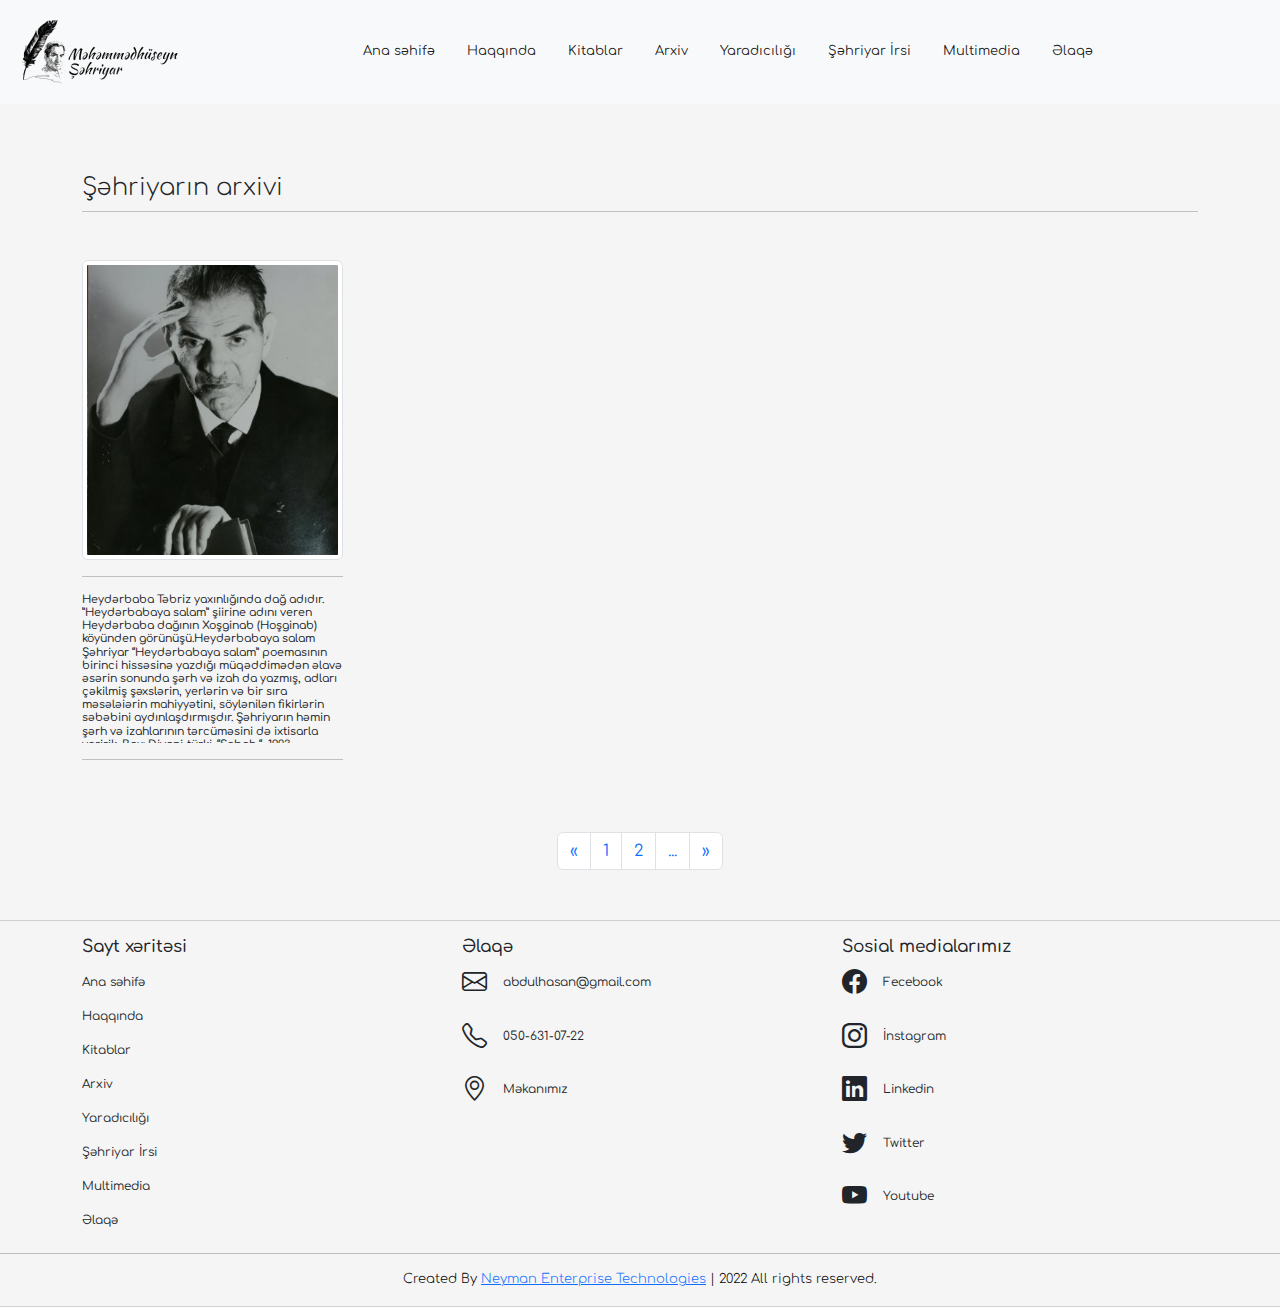
<file: archive.html>
<!DOCTYPE html>
<html lang="en">

<head>
  <meta charset="UTF-8" />
  <meta http-equiv="X-UA-Compatible" content="IE=edge" />
  <meta name="viewport" content="width=device-width, initial-scale=1.0" />
  <title>Document</title>
  <!-- css -->
  <link rel="stylesheet" href="css/bootstrap.min.css" />
  <link rel="stylesheet" href="css/style.css">
  <link rel="stylesheet" href="css/archiv.css">
  <link rel="stylesheet" href="css/footer.css">
  <link rel="stylesheet" href="https://cdn.jsdelivr.net/npm/bootstrap-icons@1.10.2/font/bootstrap-icons.css">
</head>

<body>
    <header>
        <nav class="navbar navbar-expand-lg  bg-light">
          <div class="container-fluid">
            <a class="navbar-brand" href="index.html"><img src="img/logo/logo_header.png" alt=""></a>
            <button class="navbar-toggler" type="button" data-bs-toggle="collapse" data-bs-target="#navbarSupportedContent"
              aria-controls="navbarSupportedContent" aria-expanded="false" aria-label="Toggle navigation">
              <span class="navbar-toggler-icon"></span>
            </button>
            <div class="collapse navbar-collapse" id="navbarSupportedContent">
              <ul class="navbar-nav m-auto mb-2 mb-lg-0">
                <li class="nav-item">
                  <a class="nav-link active me-3" aria-current="page" href="index.html">Ana səhifə</a>
                </li>
                <li class="nav-item">
                  <a class="nav-link active me-3" aria-current="page" href="about.html">Haqqında</a>
                </li>
                <li class="nav-item">
                  <a class="nav-link active me-3" aria-current="page" href="book.html">Kitablar</a>
                </li>
    
                <li class="nav-item">
                  <a class="nav-link active me-3" aria-current="page" href="archive.html">Arxiv</a>
                </li>
                <li class="nav-item">
                  <a class="nav-link active me-3" aria-current="page" href="creativity.html">Yaradıcılığı</a>
                </li>
                <li class="nav-item">
                  <a class="nav-link active me-3" aria-current="page" href="heritage.html">Şəhriyar İrsi</a>
                </li>
                <li class="nav-item">
                  <a class="nav-link active me-3" aria-current="page" href="multimedia.html">Multimedia</a>
                </li>
                <li class="nav-item">
                  <a class="nav-link active me-3" aria-current="page" href="contact.html">Əlaqə</a>
                </li>
              </ul>
            </div>
          </div>
        </nav>
      </header>
  <!-- img -->

<div class="section_archiv" style="padding-top: 150px;">
    <div class="container">

        <h4 class="fw-light text-center text-lg-start mt-4 mb-0">Şəhriyarın arxivi</h4>
      
        <hr class="mt-2 mb-5">
      
        <div class="row text-center text-lg-start">
      <!-- for -->
          <div class="col-lg-3 col-md-4 col-sm-6 ">
            <div href="#" class="d-block mb-4 h-100  ">
              <img class="img-fluid img-thumbnail img-size" src="img/şehriyar_about.jpg" alt="">
              <hr>
              <h6 class="h1_text ">Heydərbaba Təbriz yaxınlığında dağ adıdır.
                ”Heydərbabaya salam” şiirine adını veren Heydərbaba dağının Xoşginab (Hoşginab) köyünden görünüşü.Heydərbabaya salam
                Şəhriyar “Heydərbabaya salam” poemasının birinci hissəsinə yazdığı müqəddimədən əlavə əsərin sonunda şərh və izah da yazmış, adları çəkilmiş şəxslərin, yerlərin və bir sıra məsələiərin mahiyyətini, söylənilən fikirlərin səbəbini aydınlaşdırmışdır. Şəhriyarın həmin şərh və izahlarının tərcüməsini də ixtisarla veririk. Bax: Divani-türki. “Sabah “, 1993.</h6>
            <hr>
            </div>
            
          </div>
       <!-- for end -->
          <!-- ------------------------ -->
          <nav aria-label="Page navigation example" class="mt-5  m-auto d-flex">
            <ul class="pagination m-auto">
              <li class="page-item">
                <a class="page-link" href="#" aria-label="Previous">
                  <span aria-hidden="true">&laquo;</span>
                </a>
              </li>
              <li class="page-item"><a class="page-link" href="#">1</a></li>
              <li class="page-item"><a class="page-link" href="#">2</a></li>
              <li class="page-item"><a class="page-link" href="#">...</a></li>
              <li class="page-item">
                <a class="page-link" href="#" aria-label="Next">
                  <span aria-hidden="true">&raquo;</span>
                </a>
              </li>
            </ul>
          </nav>
        
        </div>
      
      </div>
</div>





  <!-- footer -->
    <footer class="footer_section">
      <div class="container">
        <div class="row  mt-3">
  
          <div class="col-md-4 col-sm-6 col-xs-12">
            <div class="margin_center">
              <h1 class="first_h1">Sayt xəritəsi</h1>
              <div class="nav_footer mt-2">
                <ul class="navbar-nav ">
                  <li class="nav-item">
                    <a class="nav-link  me-3" aria-current="page" href="index.html">Ana səhifə</a>
                  </li>
                  <li class="nav-item">
                    <a class="nav-link  me-3" aria-current="page" href="about.html">Haqqında</a>
                  </li>
                  <li class="nav-item">
                    <a class="nav-link  me-3" aria-current="page" href="book.html">Kitablar</a>
                  </li>
  
                  <li class="nav-item">
                    <a class="nav-link  me-3" aria-current="page" href="archive.html">Arxiv</a>
                  </li>
                  <li class="nav-item">
                    <a class="nav-link  me-3" aria-current="page" href="creativity.html">Yaradıcılığı</a>
                  </li>
                  <li class="nav-item">
                    <a class="nav-link  me-3" aria-current="page" href="heritage.html">Şəhriyar İrsi</a>
                  </li>
                  <li class="nav-item">
                    <a class="nav-link  me-3" aria-current="page" href="multimedia.html">Multimedia</a>
                  </li>
                  <li class="nav-item">
                    <a class="nav-link  me-3" aria-current="page" href="contact.html">Əlaqə</a>
                  </li>
                </ul>
              </div>
            </div>
  
          </div>
          <div class="col-md-4 col-sm-6 col-xs-12">
            <div class="margin_center">
              <h1 class="first_h1">Əlaqə</h1>
              <ul class="navbar-nav mt-2">
                <li class="nav-item ">
                  <p class="d-flex "><i class="bi bi-envelope"></i><a class="nav-link  mx-3" aria-current="page" href="">
                      abdulhasan@gmail.com</a></p>
                </li>
                <li class="nav-item ">
                  <p class="d-flex "><i class="bi bi-telephone"></i><a class="nav-link  mx-3" aria-current="page" href="">
                      050-631-07-22</a></p>
                </li>
                <li class="nav-item ">
                  <p class="d-flex "><i class="bi bi-geo-alt"></i><a class="nav-link  mx-3" aria-current="page" href="">
                      Məkanımız</a></p>
                </li>
              </ul>
            </div>
  
          </div>
          <div class="col-md-4 col-sm-6 col-xs-12">
            <div class="margin_center">
              <h1 class="first_h1">Sosial medialarımız</h1>
              <ul class="navbar-nav mt-2">
                <li class="nav-item ">
                  <p class="d-flex "><i class="bi bi-facebook"></i><a class="nav-link  mx-3" aria-current="page"
                      href="http://127.0.0.1:5501/about.html">
                      Fecebook</a></p>
                </li>
                <li class="nav-item ">
                  <p class="d-flex "><i class="bi bi-instagram"></i><a class="nav-link  mx-3" aria-current="page"
                      href="">İnstagram</a></p>
                </li>
                <li class="nav-item ">
                  <p class="d-flex "><i class="bi bi-linkedin"></i><a class="nav-link  mx-3" aria-current="page" href="">
                      Linkedin</a></p>
                </li>
                <li class="nav-item ">
                  <p class="d-flex "><i class="bi bi-twitter"></i><a class="nav-link  mx-3" aria-current="page" href="">
                      Twitter</a></p>
                </li>
                <li class="nav-item ">
                  <p class="d-flex "><i class="bi bi-youtube"></i><a class="nav-link  mx-3" aria-current="page" href="">
                      Youtube</a></p>
                </li>
  
  
              </ul>
            </div>
  
          </div>
        </div>
      </div>
      <hr>
      
      <p class="footer_alt"> 
        <span class="">Created By <a href="https://www.neymantech.com">Neyman Enterprise Technologies</a> | </span>
        <span class="far fa-copyright"></span><span> 2022 All rights reserved.</span>
      </p>
    </footer>
  
  <!-- js -->
  <script src="js/bootstrap.bundle.min.js"></script>
  <script src="js/app.js"></script>

</body>

</html>
</file>
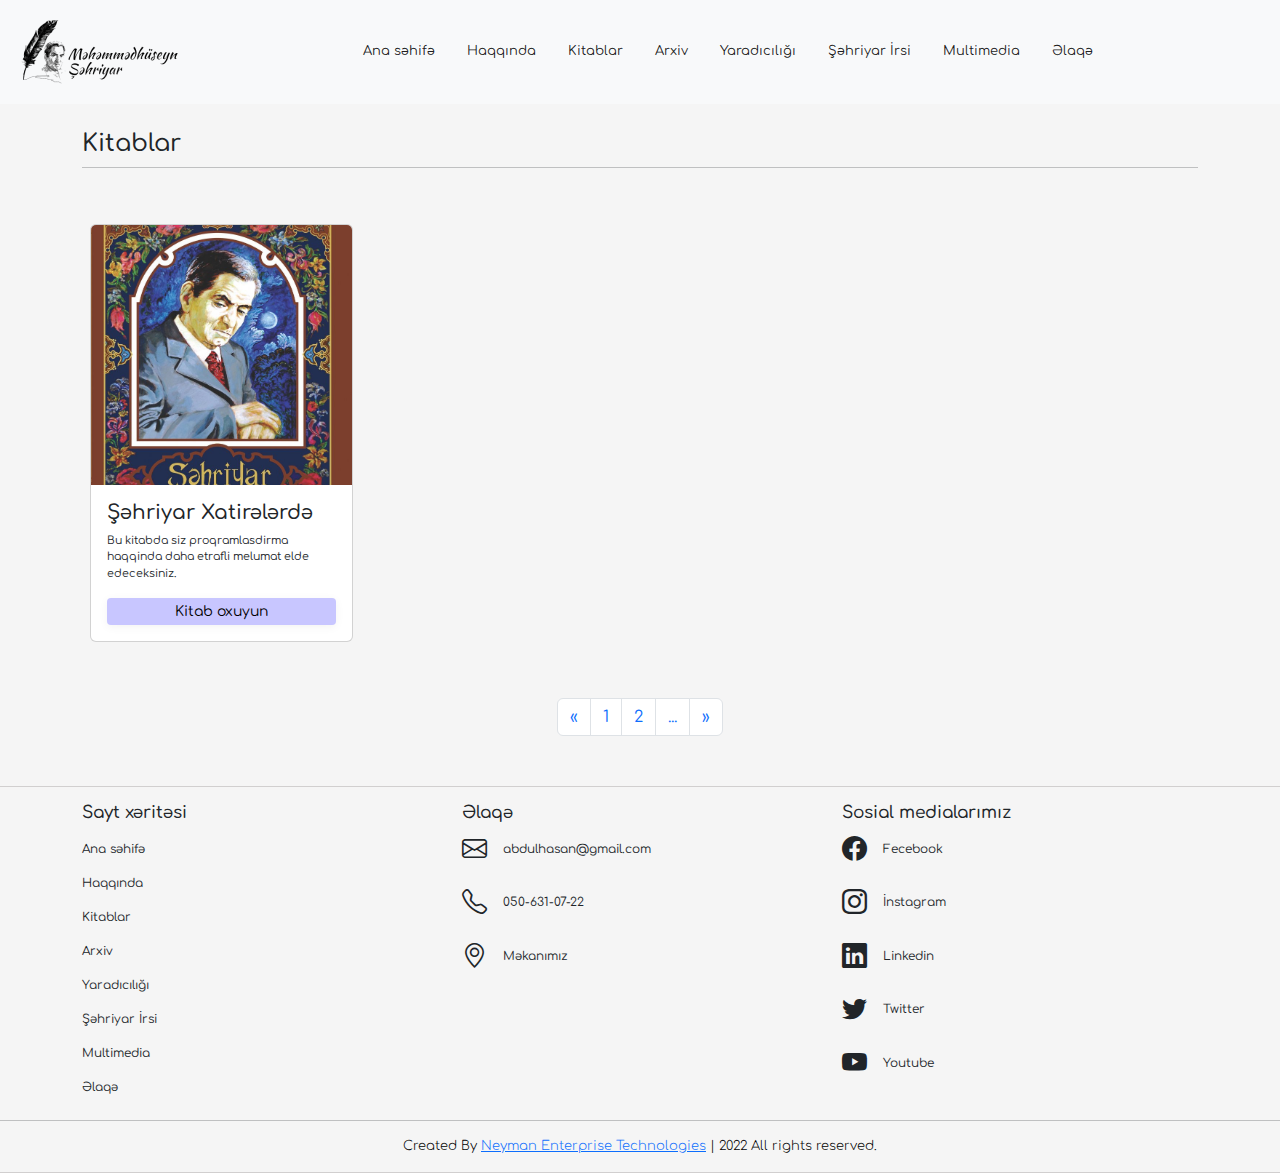
<file: book.html>
<!DOCTYPE html>
<html lang="en">

<head>
  <meta charset="UTF-8" />
  <meta http-equiv="X-UA-Compatible" content="IE=edge" />
  <meta name="viewport" content="width=device-width, initial-scale=1.0" />
  <title>Document</title>
  <!-- css -->
  <link rel="stylesheet" href="css/bootstrap.min.css" />
  <link rel="stylesheet" href="css/style.css">
  <link rel="stylesheet" href="css/footer.css">
  <link rel="stylesheet" href="https://cdn.jsdelivr.net/npm/bootstrap-icons@1.10.2/font/bootstrap-icons.css">
</head>

<body>
  <header>
    <nav class="navbar navbar-expand-lg  bg-light">
      <div class="container-fluid">
        <a class="navbar-brand" href="index.html"><img src="img/logo/logo_header.png" alt=""></a>
        <button class="navbar-toggler" type="button" data-bs-toggle="collapse" data-bs-target="#navbarSupportedContent"
          aria-controls="navbarSupportedContent" aria-expanded="false" aria-label="Toggle navigation">
          <span class="navbar-toggler-icon"></span>
        </button>
        <div class="collapse navbar-collapse" id="navbarSupportedContent">
          <ul class="navbar-nav m-auto mb-2 mb-lg-0">
            <li class="nav-item">
              <a class="nav-link active me-3" aria-current="page" href="index.html">Ana səhifə</a>
            </li>
            <li class="nav-item">
              <a class="nav-link active me-3" aria-current="page" href="about.html">Haqqında</a>
            </li>
            <li class="nav-item">
              <a class="nav-link active me-3" aria-current="page" href="book.html">Kitablar</a>
            </li>

            <li class="nav-item">
              <a class="nav-link active me-3" aria-current="page" href="archive.html">Arxiv</a>
            </li>
            <li class="nav-item">
              <a class="nav-link active me-3" aria-current="page" href="creativity.html">Yaradıcılığı</a>
            </li>
            <li class="nav-item">
              <a class="nav-link active me-3" aria-current="page" href="heritage.html">Şəhriyar İrsi</a>
            </li>
            <li class="nav-item">
              <a class="nav-link active me-3" aria-current="page" href="multimedia.html">Multimedia</a>
            </li>
            <li class="nav-item">
              <a class="nav-link active me-3" aria-current="page" href="contact.html">Əlaqə</a>
            </li>
          </ul>
        </div>
      </div>
    </nav>
  </header>
  <!-- book -->
<section>
  <div class="container">

    <h4 class=" text-center text-lg-start mb-0"  style="padding-top: 130px;">Kitablar</h4>
        
    <hr class="mt-2 mb-5">
    <div class="row d-flex m-auto">
      <!-- for -->
      <div class="col-lg-3 col-md-4 col-sm-6 col-xs-12 p-2 d-flex justify-content-center" >
        <div class="card" style="max-width: 18rem; max-height: 600px;">
          <img src="img/book_img/Seyid-Məhəmmədhuseyn-Səhriyar.jpg" class="card-img-top" style="max-height: 300px;" alt="...">
          <div class="card-body">
            <h5 class="card-title">Şəhriyar Xatirələrdə</h5>
            <p class="card-text" style="font-size: 11px !important;">Bu kitabda siz proqramlasdirma haqqinda daha etrafli melumat elde edeceksiniz.</p>
            <a href="#" class="btn-btn-primary">Kitab oxuyun</a>
          </div>
        </div>
      </div>
     
     <!-- for end -->
    



      
      <nav aria-label="Page navigation example" class="mt-5  m-auto d-flex">
        <ul class="pagination m-auto">
          <li class="page-item">
            <a class="page-link" href="#" aria-label="Previous">
              <span aria-hidden="true">&laquo;</span>
            </a>
          </li>
          <li class="page-item"><a class="page-link" href="#">1</a></li>
          <li class="page-item"><a class="page-link" href="#">2</a></li>
          <li class="page-item"><a class="page-link" href="#">...</a></li>
          <li class="page-item">
            <a class="page-link" href="#" aria-label="Next">
              <span aria-hidden="true">&raquo;</span>
            </a>
          </li>
        </ul>
      </nav>
    </div>
  </div>
</section>
  <!-- footer -->
    <footer class="footer_section">
      <div class="container">
        <div class="row  mt-3">
  
          <div class="col-md-4 col-sm-6 col-xs-12">
            <div class="margin_center">
              <h1 class="first_h1">Sayt xəritəsi</h1>
              <div class="nav_footer mt-2">
                <ul class="navbar-nav ">
                  <li class="nav-item">
                    <a class="nav-link  me-3" aria-current="page" href="index.html">Ana səhifə</a>
                  </li>
                  <li class="nav-item">
                    <a class="nav-link  me-3" aria-current="page" href="about.html">Haqqında</a>
                  </li>
                  <li class="nav-item">
                    <a class="nav-link  me-3" aria-current="page" href="book.html">Kitablar</a>
                  </li>
  
                  <li class="nav-item">
                    <a class="nav-link  me-3" aria-current="page" href="archive.html">Arxiv</a>
                  </li>
                  <li class="nav-item">
                    <a class="nav-link  me-3" aria-current="page" href="creativity.html">Yaradıcılığı</a>
                  </li>
                  <li class="nav-item">
                    <a class="nav-link  me-3" aria-current="page" href="heritage.html">Şəhriyar İrsi</a>
                  </li>
                  <li class="nav-item">
                    <a class="nav-link  me-3" aria-current="page" href="multimedia.html">Multimedia</a>
                  </li>
                  <li class="nav-item">
                    <a class="nav-link  me-3" aria-current="page" href="contact.html">Əlaqə</a>
                  </li>
                </ul>
              </div>
            </div>
  
          </div>
          <div class="col-md-4 col-sm-6 col-xs-12">
            <div class="margin_center">
              <h1 class="first_h1">Əlaqə</h1>
              <ul class="navbar-nav mt-2">
                <li class="nav-item ">
                  <p class="d-flex "><i class="bi bi-envelope"></i><a class="nav-link  mx-3" aria-current="page" href="">
                      abdulhasan@gmail.com</a></p>
                </li>
                <li class="nav-item ">
                  <p class="d-flex "><i class="bi bi-telephone"></i><a class="nav-link  mx-3" aria-current="page" href="">
                      050-631-07-22</a></p>
                </li>
                <li class="nav-item ">
                  <p class="d-flex "><i class="bi bi-geo-alt"></i><a class="nav-link  mx-3" aria-current="page" href="">
                      Məkanımız</a></p>
                </li>
              </ul>
            </div>
  
          </div>
          <div class="col-md-4 col-sm-6 col-xs-12">
            <div class="margin_center">
              <h1 class="first_h1">Sosial medialarımız</h1>
              <ul class="navbar-nav mt-2">
                <li class="nav-item ">
                  <p class="d-flex "><i class="bi bi-facebook"></i><a class="nav-link  mx-3" aria-current="page"
                      href="http://127.0.0.1:5501/about.html">
                      Fecebook</a></p>
                </li>
                <li class="nav-item ">
                  <p class="d-flex "><i class="bi bi-instagram"></i><a class="nav-link  mx-3" aria-current="page"
                      href="">İnstagram</a></p>
                </li>
                <li class="nav-item ">
                  <p class="d-flex "><i class="bi bi-linkedin"></i><a class="nav-link  mx-3" aria-current="page" href="">
                      Linkedin</a></p>
                </li>
                <li class="nav-item ">
                  <p class="d-flex "><i class="bi bi-twitter"></i><a class="nav-link  mx-3" aria-current="page" href="">
                      Twitter</a></p>
                </li>
                <li class="nav-item ">
                  <p class="d-flex "><i class="bi bi-youtube"></i><a class="nav-link  mx-3" aria-current="page" href="">
                      Youtube</a></p>
                </li>
  
  
              </ul>
            </div>
  
          </div>
        </div>
      </div>
      <hr>
      
      <p class="footer_alt"> 
        <span class="">Created By <a href="https://www.neymantech.com">Neyman Enterprise Technologies</a> | </span>
        <span class="far fa-copyright"></span><span> 2022 All rights reserved.</span>
      </p>
    </footer>
  
  <!-- js -->
  <script src="js/bootstrap.bundle.min.js"></script>
  <script src="js/app.js"></script>

</body>

</html>
</file>
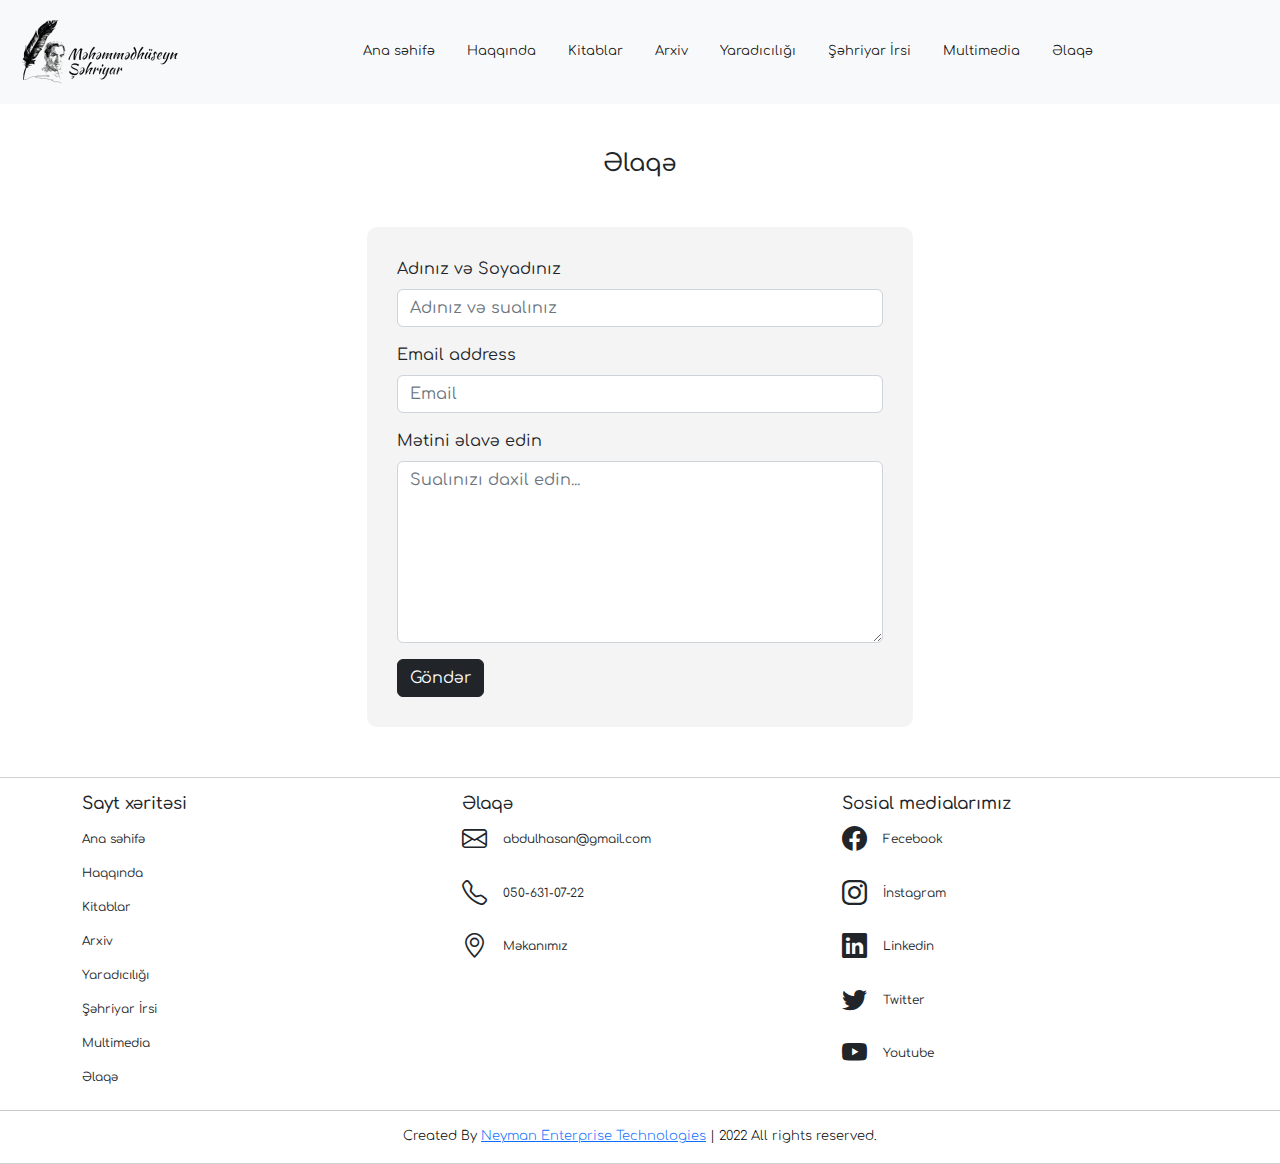
<file: contact.html>
<!DOCTYPE html>
<html lang="en">

<head>
  <meta charset="UTF-8" />
  <meta http-equiv="X-UA-Compatible" content="IE=edge" />
  <meta name="viewport" content="width=device-width, initial-scale=1.0" />
  <title>Document</title>
  <!-- css -->
  <link rel="stylesheet" href="css/bootstrap.min.css" />
  <link rel="stylesheet" href="css/style.css">
  <link rel="stylesheet" href="css/footer.css">
  <link rel="stylesheet" href="https://cdn.jsdelivr.net/npm/bootstrap-icons@1.10.2/font/bootstrap-icons.css">
<link rel="stylesheet" href="css/heritag.css">
<!-- <script src="//cdnjs.cloudflare.com/ajax/libs/jquery/3.2.1/jquery.min.js"></script> -->

</head>

<body style="background: white;">
    <header>
        <nav class="navbar navbar-expand-lg  bg-light">
          <div class="container-fluid">
            <a class="navbar-brand" href="index.html"><img src="img/logo/logo_header.png" alt=""></a>
            <button class="navbar-toggler" type="button" data-bs-toggle="collapse" data-bs-target="#navbarSupportedContent"
              aria-controls="navbarSupportedContent" aria-expanded="false" aria-label="Toggle navigation">
              <span class="navbar-toggler-icon"></span>
            </button>
            <div class="collapse navbar-collapse" id="navbarSupportedContent">
              <ul class="navbar-nav m-auto mb-2 mb-lg-0">
                <li class="nav-item">
                  <a class="nav-link active me-3" aria-current="page" href="index.html">Ana səhifə</a>
                </li>
                <li class="nav-item">
                  <a class="nav-link active me-3" aria-current="page" href="about.html">Haqqında</a>
                </li>
                <li class="nav-item">
                  <a class="nav-link active me-3" aria-current="page" href="book.html">Kitablar</a>
                </li>
    
                <li class="nav-item">
                  <a class="nav-link active me-3" aria-current="page" href="archive.html">Arxiv</a>
                </li>
                <li class="nav-item">
                  <a class="nav-link active me-3" aria-current="page" href="creativity.html">Yaradıcılığı</a>
                </li>
                <li class="nav-item">
                  <a class="nav-link active me-3" aria-current="page" href="heritage.html">Şəhriyar İrsi</a>
                </li>
                <li class="nav-item">
                  <a class="nav-link active me-3" aria-current="page" href="multimedia.html">Multimedia</a>
                </li>
                <li class="nav-item">
                  <a class="nav-link active me-3" aria-current="page" href="contact.html">Əlaqə</a>
                </li>
              </ul>
            </div>
          </div>
        </nav>
      </header>
  <!-- img -->
<!-- Poemalar -->
<div class="section_contact">
        <h4 class="h1_poemalar text-center mb-5">Əlaqə</h4>
      
        <div class="container">
            <div class="row">
                <div class="col-12 col-lg-6 m-auto">
                    <form action="" class="bg_contact" method="post">
                        <div class="mb-3">
                            <label for="adsual" class="form-label">Adınız və Soyadınız</label>
                            <input type="text" required class="form-control" id="adsual" placeholder="Adınız və sualınız">
                          </div>
                          
                        <div class="mb-3">
                            <label for="inbutemail" class="form-label">Email address</label>
                            <input type="email" required class="form-control" id="inbutemail" placeholder="Email">
                          </div>
                          <div class="mb-3">
                            <label for="textare"  class="form-label">Mətini əlavə edin</label>
                            <textarea class="form-control" required id="textare" placeholder="Sualınızı daxil edin..." rows="7"></textarea>
                          </div>
                          <button type="submit" class="btn btn-dark">Göndər</button>
                    </form>
                </div>
            </div>
        </div>
      
</div>




  <!-- footer -->
    <footer class="footer_section">
      <div class="container">
        <div class="row  mt-3">
  
          <div class="col-md-4 col-sm-6 col-xs-12">
            <div class="margin_center">
              <h1 class="first_h1">Sayt xəritəsi</h1>
              <div class="nav_footer mt-2">
                <ul class="navbar-nav ">
                  <li class="nav-item">
                    <a class="nav-link  me-3" aria-current="page" href="index.html">Ana səhifə</a>
                  </li>
                  <li class="nav-item">
                    <a class="nav-link  me-3" aria-current="page" href="about.html">Haqqında</a>
                  </li>
                  <li class="nav-item">
                    <a class="nav-link  me-3" aria-current="page" href="book.html">Kitablar</a>
                  </li>
  
                  <li class="nav-item">
                    <a class="nav-link  me-3" aria-current="page" href="archive.html">Arxiv</a>
                  </li>
                  <li class="nav-item">
                    <a class="nav-link  me-3" aria-current="page" href="creativity.html">Yaradıcılığı</a>
                  </li>
                  <li class="nav-item">
                    <a class="nav-link  me-3" aria-current="page" href="heritage.html">Şəhriyar İrsi</a>
                  </li>
                  <li class="nav-item">
                    <a class="nav-link  me-3" aria-current="page" href="multimedia.html">Multimedia</a>
                  </li>
                  <li class="nav-item">
                    <a class="nav-link  me-3" aria-current="page" href="contact.html">Əlaqə</a>
                  </li>
                </ul>
              </div>
            </div>
  
          </div>
          <div class="col-md-4 col-sm-6 col-xs-12">
            <div class="margin_center">
              <h1 class="first_h1">Əlaqə</h1>
              <ul class="navbar-nav mt-2">
                <li class="nav-item ">
                  <p class="d-flex "><i class="bi bi-envelope"></i><a class="nav-link  mx-3" aria-current="page" href="">
                      abdulhasan@gmail.com</a></p>
                </li>
                <li class="nav-item ">
                  <p class="d-flex "><i class="bi bi-telephone"></i><a class="nav-link  mx-3" aria-current="page" href="">
                      050-631-07-22</a></p>
                </li>
                <li class="nav-item ">
                  <p class="d-flex "><i class="bi bi-geo-alt"></i><a class="nav-link  mx-3" aria-current="page" href="">
                      Məkanımız</a></p>
                </li>
              </ul>
            </div>
  
          </div>
          <div class="col-md-4 col-sm-6 col-xs-12">
            <div class="margin_center">
              <h1 class="first_h1">Sosial medialarımız</h1>
              <ul class="navbar-nav mt-2">
                <li class="nav-item ">
                  <p class="d-flex "><i class="bi bi-facebook"></i><a class="nav-link  mx-3" aria-current="page"
                      href="http://127.0.0.1:5501/about.html">
                      Fecebook</a></p>
                </li>
                <li class="nav-item ">
                  <p class="d-flex "><i class="bi bi-instagram"></i><a class="nav-link  mx-3" aria-current="page"
                      href="">İnstagram</a></p>
                </li>
                <li class="nav-item ">
                  <p class="d-flex "><i class="bi bi-linkedin"></i><a class="nav-link  mx-3" aria-current="page" href="">
                      Linkedin</a></p>
                </li>
                <li class="nav-item ">
                  <p class="d-flex "><i class="bi bi-twitter"></i><a class="nav-link  mx-3" aria-current="page" href="">
                      Twitter</a></p>
                </li>
                <li class="nav-item ">
                  <p class="d-flex "><i class="bi bi-youtube"></i><a class="nav-link  mx-3" aria-current="page" href="">
                      Youtube</a></p>
                </li>
  
  
              </ul>
            </div>
  
          </div>
        </div>
      </div>
      <hr>
      
      <p class="footer_alt"> 
        <span class="">Created By <a href="https://www.neymantech.com">Neyman Enterprise Technologies</a> | </span>
        <span class="far fa-copyright"></span><span> 2022 All rights reserved.</span>
      </p>
    </footer>
  
  <!-- js -->
  <script src="js/app.js"></script>

  <script src="js/bootstrap.bundle.min.js"></script>


</body>

</html>
</file>
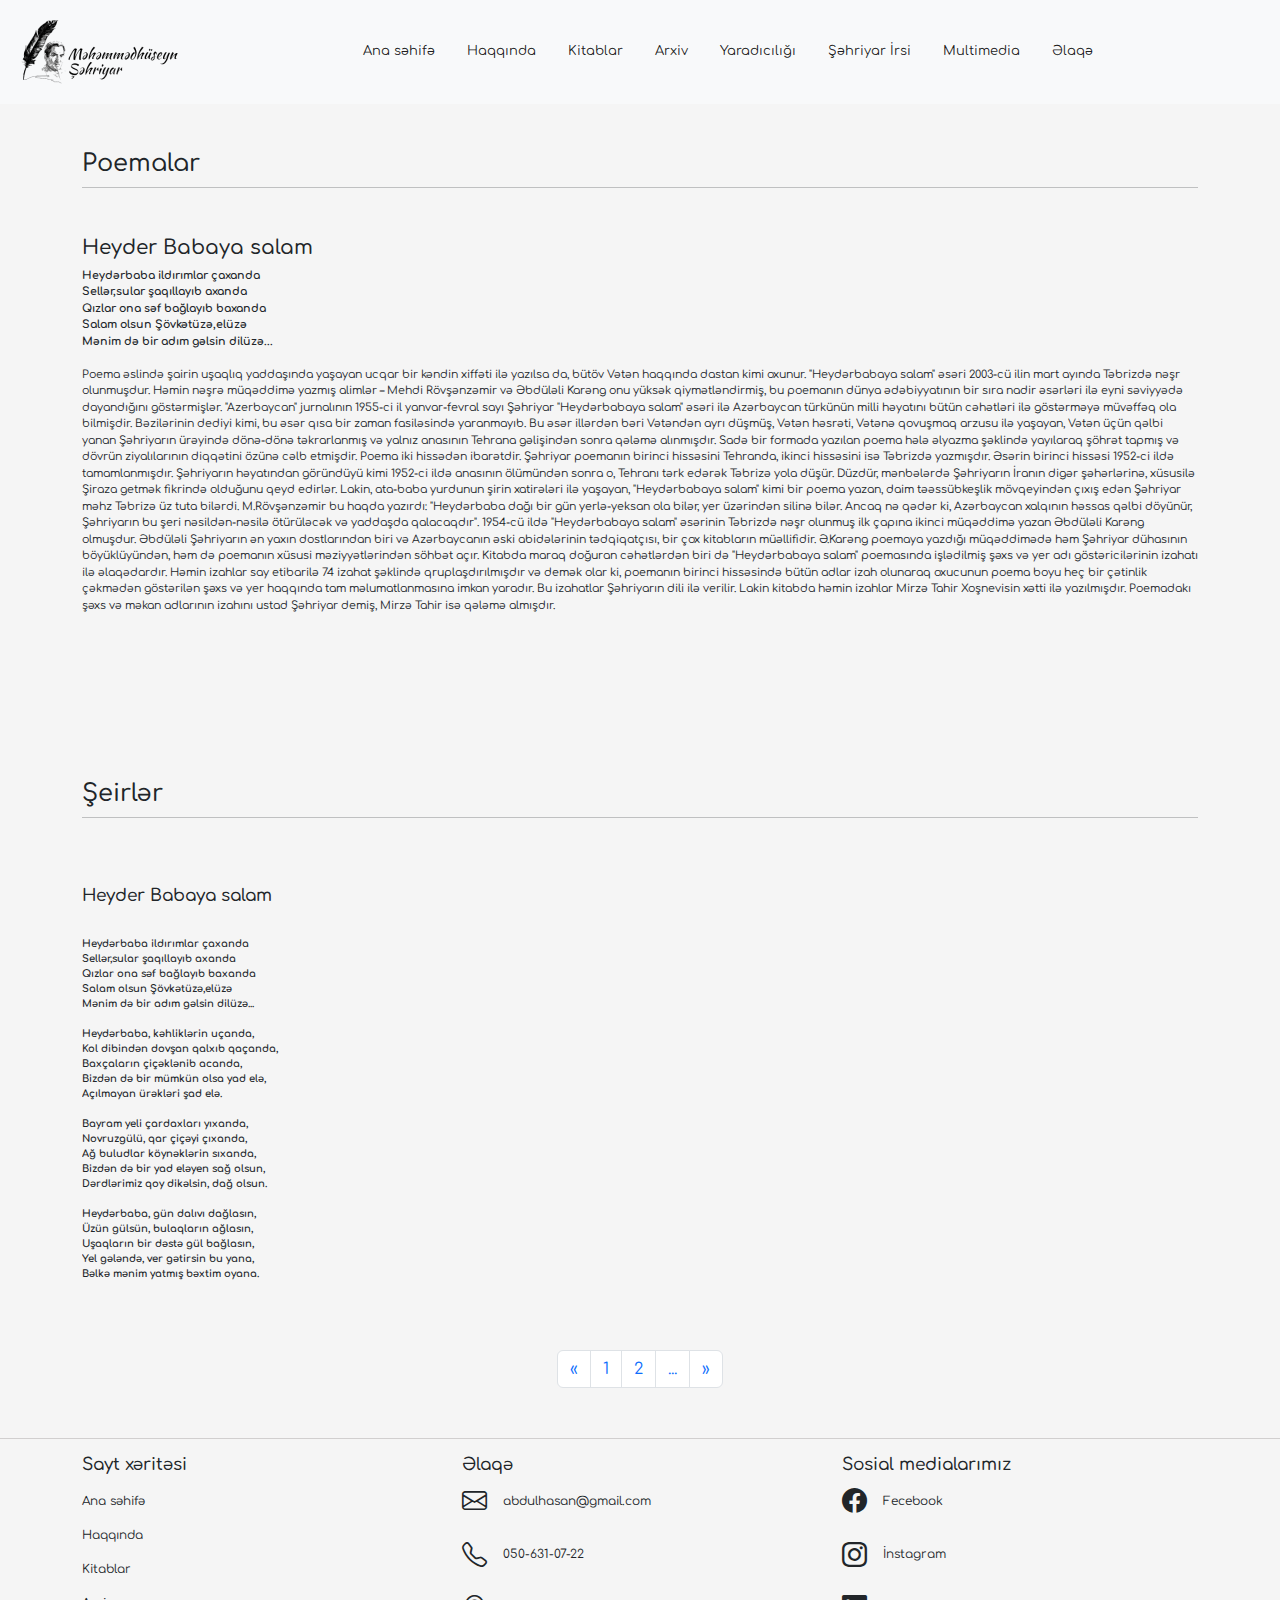
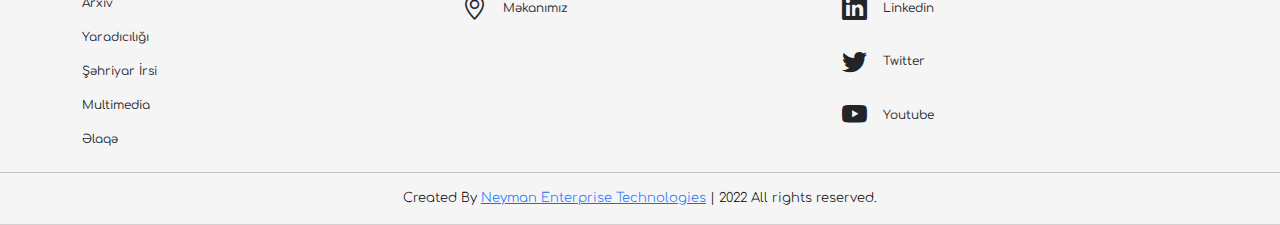
<file: creativity.html>
<!DOCTYPE html>
<html lang="en">

<head>
    <meta charset="UTF-8" />
    <meta http-equiv="X-UA-Compatible" content="IE=edge" />
    <meta name="viewport" content="width=device-width, initial-scale=1.0" />
    <title>Document</title>
    <!-- css -->
    <link rel="stylesheet" href="css/bootstrap.min.css" />
    <link rel="stylesheet" href="css/style.css">
    <link rel="stylesheet" href="css/footer.css">
    <link rel="stylesheet" href="https://cdn.jsdelivr.net/npm/bootstrap-icons@1.10.2/font/bootstrap-icons.css">
    <link rel="stylesheet" href="css/creativity.css">
</head>

<body>
    <header>
        <nav class="navbar navbar-expand-lg  bg-light">
            <div class="container-fluid">
                <a class="navbar-brand" href="index.html"><img src="img/logo/logo_header.png" alt=""></a>
                <button class="navbar-toggler" type="button" data-bs-toggle="collapse"
                    data-bs-target="#navbarSupportedContent" aria-controls="navbarSupportedContent"
                    aria-expanded="false" aria-label="Toggle navigation">
                    <span class="navbar-toggler-icon"></span>
                </button>
                <div class="collapse navbar-collapse" id="navbarSupportedContent">
                    <ul class="navbar-nav m-auto mb-2 mb-lg-0">
                        <li class="nav-item">
                            <a class="nav-link active me-3" aria-current="page" href="index.html">Ana səhifə</a>
                        </li>
                        <li class="nav-item">
                            <a class="nav-link active me-3" aria-current="page" href="about.html">Haqqında</a>
                        </li>
                        <li class="nav-item">
                            <a class="nav-link active me-3" aria-current="page" href="book.html">Kitablar</a>
                        </li>

                        <li class="nav-item">
                            <a class="nav-link active me-3" aria-current="page" href="archive.html">Arxiv</a>
                        </li>
                        <li class="nav-item">
                            <a class="nav-link active me-3" aria-current="page" href="creativity.html">Yaradıcılığı</a>
                        </li>
                        <li class="nav-item">
                            <a class="nav-link active me-3" aria-current="page" href="heritage.html">Şəhriyar İrsi</a>
                        </li>
                        <li class="nav-item">
                            <a class="nav-link active me-3" aria-current="page" href="multimedia.html">Multimedia</a>
                        </li>
                        <li class="nav-item">
                            <a class="nav-link active me-3" aria-current="page" href="contact.html">Əlaqə</a>
                        </li>
                    </ul>
                </div>
            </div>
        </nav>
    </header>
    <!-- img -->
    <!-- Poemalar -->
    <div class="section_poemalar">
        <div class="container">
            <h4 class="h1_poemalar">Poemalar</h4>
            <hr class="mt-2 mb-5">
            <div class="row">
                <!-- for -->
                <div class="col-12">
                    <h1 class="poema_title">Heyder Babaya salam</h1>
                    <p class="poema_text">
                        <b>
                            Heydərbaba ildırımlar çaxanda <br>
                            Sellər,sular şaqıllayıb axanda <br>
                            Qızlar ona səf bağlayıb baxanda <br>
                            Salam olsun Şövkətüzə,elüzə <br>
                            Mənim də bir adım gəlsin dilüzə... <br>

                        </b>
                        <br>

                        Poema əslində şairin uşaqlıq yaddaşında yaşayan ucqar bir kəndin xiffəti ilə yazılsa da, bütöv
                        Vətən haqqında dastan kimi oxunur. "Heydərbabaya salam" əsəri 2003-cü ilin mart ayında Təbrizdə
                        nəşr olunmuşdur. Həmin nəşrə müqəddimə yazmış alimlər – Mehdi Rövşənzəmir və Əbdüləli Karəng onu
                        yüksək qiymətləndirmiş, bu poemanın dünya ədəbiyyatının bir sıra nadir əsərləri ilə eyni
                        səviyyədə dayandığını göstərmişlər.


                        "Azerbaycan" jurnalının 1955-ci il yanvar-fevral sayı
                        Şəhriyar "Heydərbabaya salam" əsəri ilə Azərbaycan türkünün milli həyatını bütün cəhətləri ilə
                        göstərməyə müvəffəq ola bilmişdir. Bəzilərinin dediyi kimi, bu əsər qısa bir zaman fasiləsində
                        yaranmayıb. Bu əsər illərdən bəri Vətəndən ayrı düşmüş, Vətən həsrəti, Vətənə qovuşmaq arzusu
                        ilə yaşayan, Vətən üçün qəlbi yanan Şəhriyarın ürəyində dönə-dönə təkrarlanmış və yalnız
                        anasının Tehrana gəlişindən sonra qələmə alınmışdır.

                        Sadə bir formada yazılan poema hələ əlyazma şəklində yayılaraq şöhrət tapmış və dövrün
                        ziyalılarının diqqətini özünə cəlb etmişdir. Poema iki hissədən ibarətdir. Şəhriyar poemanın
                        birinci hissəsini Tehranda, ikinci hissəsini isə Təbrizdə yazmışdır.

                        Əsərin birinci hissəsi 1952-ci ildə tamamlanmışdır. Şəhriyarın həyatından göründüyü kimi 1952-ci
                        ildə anasının ölümündən sonra o, Tehranı tərk edərək Təbrizə yola düşür. Düzdür, mənbələrdə
                        Şəhriyarın İranın digər şəhərlərinə, xüsusilə Şiraza getmək fikrində olduğunu qeyd edirlər.
                        Lakin, ata-baba yurdunun şirin xatirələri ilə yaşayan, "Heydərbabaya salam" kimi bir poema
                        yazan, daim təəssübkeşlik mövqeyindən çıxış edən Şəhriyar məhz Təbrizə üz tuta bilərdi.
                        M.Rövşənzəmir bu haqda yazırdı: "Heydərbaba dağı bir gün yerlə-yeksan ola bilər, yer üzərindən
                        silinə bilər. Ancaq nə qədər ki, Azərbaycan xalqının həssas qəlbi döyünür, Şəhriyarın bu şeri
                        nəsildən-nəsilə ötürüləcək və yaddaşda qalacaqdır".

                        1954-cü ildə "Heydərbabaya salam" əsərinin Təbrizdə nəşr olunmuş ilk çapına ikinci müqəddimə
                        yazan Əbdüləli Karəng olmuşdur. Əbdüləli Şəhriyarın ən yaxın dostlarından biri və Azərbaycanın
                        əski abidələrinin tədqiqatçısı, bir çox kitabların müəllifidir. Ə.Karəng poemaya yazdığı
                        müqəddimədə həm Şəhriyar dühasının böyüklüyündən, həm də poemanın xüsusi məziyyətlərindən söhbət
                        açır.

                        Kitabda maraq doğuran cəhətlərdən biri də "Heydərbabaya salam" poemasında işlədilmiş şəxs və yer
                        adı göstəricilərinin izahatı ilə əlaqədardır. Həmin izahlar say etibarilə 74 izahat şəklində
                        qruplaşdırılmışdır və demək olar ki, poemanın birinci hissəsində bütün adlar izah olunaraq
                        oxucunun poema boyu heç bir çətinlik çəkmədən göstərilən şəxs və yer haqqında tam
                        məlumatlanmasına imkan yaradır. Bu izahatlar Şəhriyarın dili ilə verilir. Lakin kitabda həmin
                        izahlar Mirzə Tahir Xoşnevisin xətti ilə yazılmışdır. Poemadakı şəxs və məkan adlarının izahını
                        ustad Şəhriyar demiş, Mirzə Tahir isə qələmə almışdır.
                    </p>
                </div>

                <!-- for end -->
            </div>
        </div>
    </div>

    <!-- Şeirlər  -->


    <div class="section_poemalar">
        <div class="container">
            <h4 class="h1_poemalar">Şeirlər</h4>
            <hr class="mt-2 mb-5">
            <div class="row">
                <!-- for -->
                <div class="col-lg-3 col-sm-6 col-md-4 col-xs-6 col-12 ">
                    <h1 class="seir_title">Heyder Babaya salam</h1>
                    <p class="seir_text">
                        <b>
                            Heydərbaba ildırımlar çaxanda <br>
                            Sellər,sular şaqıllayıb axanda <br>
                            Qızlar ona səf bağlayıb baxanda <br>
                            Salam olsun Şövkətüzə,elüzə <br>
                            Mənim də bir adım gəlsin dilüzə... <br>
                            <br>

                            Heydərbaba, kəhliklərin uçanda, <br>
                            Kol dibindən dovşan qalxıb qaçanda, <br>
                            Baxçaların çiçəklənib acanda, <br>
                            Bizdən də bir mümkün olsa yad elə, <br>
                            Açılmayan ürəkləri şad elə. <br>
                            <br>
                            Bayram yeli çardaxları yıxanda, <br>
                            Novruzgülü, qar çiçəyi çıxanda, <br>
                            Ağ buludlar köynəklərin sıxanda, <br>
                            Bizdən də bir yad eləyen sağ olsun, <br>
                            Dərdlərimiz qoy dikəlsin, dağ olsun. <br>
                            <br>
                            Heydərbaba, gün dalıvı dağlasın, <br>
                            Üzün gülsün, bulaqların ağlasın, <br>
                            Uşaqların bir dəstə gül bağlasın, <br>
                            Yel gələndə, ver gətirsin bu yana, <br>
                            Bəlkə mənim yatmış bəxtim oyana. <br> <br>
                            Heydərbaba, sənin üzün ağ olsun, <br>
                            Dörd bir yanın bulaq olsun, bağ olsun, <br>
                            Bizdən sora sənin başın sağ olsun, <br>
                            Dünya qəzəv-qədər, ölüm-itimdi, <br>
                            Dünya boyu oğulsuzdu, yetimdi. <br>



                        </b>
                    </p>
                </div>

                <!-- for end -->
                <nav aria-label="Page navigation example" class="mt-5  m-auto d-flex">
                    <ul class="pagination m-auto">
                        <li class="page-item">
                            <a class="page-link" href="#" aria-label="Previous">
                                <span aria-hidden="true">&laquo;</span>
                            </a>
                        </li>
                        <li class="page-item"><a class="page-link" href="#">1</a></li>
                        <li class="page-item"><a class="page-link" href="#">2</a></li>
                        <li class="page-item"><a class="page-link" href="#">...</a></li>
                        <li class="page-item">
                            <a class="page-link" href="#" aria-label="Next">
                                <span aria-hidden="true">&raquo;</span>
                            </a>
                        </li>
                    </ul>
                </nav>
            </div>
        </div>
    </div>



    <!-- footer -->
    <footer class="footer_section">
        <div class="container">
            <div class="row  mt-3">

                <div class="col-md-4 col-sm-6 col-xs-12">
                    <div class="margin_center">
                        <h1 class="first_h1">Sayt xəritəsi</h1>
                        <div class="nav_footer mt-2">
                            <ul class="navbar-nav ">
                                <li class="nav-item">
                                    <a class="nav-link  me-3" aria-current="page" href="index.html">Ana səhifə</a>
                                </li>
                                <li class="nav-item">
                                    <a class="nav-link  me-3" aria-current="page" href="about.html">Haqqında</a>
                                </li>
                                <li class="nav-item">
                                    <a class="nav-link  me-3" aria-current="page" href="book.html">Kitablar</a>
                                </li>

                                <li class="nav-item">
                                    <a class="nav-link  me-3" aria-current="page" href="archive.html">Arxiv</a>
                                </li>
                                <li class="nav-item">
                                    <a class="nav-link  me-3" aria-current="page"
                                        href="creativity.html">Yaradıcılığı</a>
                                </li>
                                <li class="nav-item">
                                    <a class="nav-link  me-3" aria-current="page" href="heritage.html">Şəhriyar İrsi</a>
                                </li>
                                <li class="nav-item">
                                    <a class="nav-link  me-3" aria-current="page" href="multimedia.html">Multimedia</a>
                                </li>
                                <li class="nav-item">
                                    <a class="nav-link  me-3" aria-current="page" href="contact.html">Əlaqə</a>
                                </li>
                            </ul>
                        </div>
                    </div>

                </div>
                <div class="col-md-4 col-sm-6 col-xs-12">
                    <div class="margin_center">
                        <h1 class="first_h1">Əlaqə</h1>
                        <ul class="navbar-nav mt-2">
                            <li class="nav-item ">
                                <p class="d-flex "><i class="bi bi-envelope"></i><a class="nav-link  mx-3"
                                        aria-current="page" href="">
                                        abdulhasan@gmail.com</a></p>
                            </li>
                            <li class="nav-item ">
                                <p class="d-flex "><i class="bi bi-telephone"></i><a class="nav-link  mx-3"
                                        aria-current="page" href="">
                                        050-631-07-22</a></p>
                            </li>
                            <li class="nav-item ">
                                <p class="d-flex "><i class="bi bi-geo-alt"></i><a class="nav-link  mx-3"
                                        aria-current="page" href="">
                                        Məkanımız</a></p>
                            </li>
                        </ul>
                    </div>

                </div>
                <div class="col-md-4 col-sm-6 col-xs-12">
                    <div class="margin_center">
                        <h1 class="first_h1">Sosial medialarımız</h1>
                        <ul class="navbar-nav mt-2">
                            <li class="nav-item ">
                                <p class="d-flex "><i class="bi bi-facebook"></i><a class="nav-link  mx-3"
                                        aria-current="page" href="http://127.0.0.1:5501/about.html">
                                        Fecebook</a></p>
                            </li>
                            <li class="nav-item ">
                                <p class="d-flex "><i class="bi bi-instagram"></i><a class="nav-link  mx-3"
                                        aria-current="page" href="">İnstagram</a></p>
                            </li>
                            <li class="nav-item ">
                                <p class="d-flex "><i class="bi bi-linkedin"></i><a class="nav-link  mx-3"
                                        aria-current="page" href="">
                                        Linkedin</a></p>
                            </li>
                            <li class="nav-item ">
                                <p class="d-flex "><i class="bi bi-twitter"></i><a class="nav-link  mx-3"
                                        aria-current="page" href="">
                                        Twitter</a></p>
                            </li>
                            <li class="nav-item ">
                                <p class="d-flex "><i class="bi bi-youtube"></i><a class="nav-link  mx-3"
                                        aria-current="page" href="">
                                        Youtube</a></p>
                            </li>


                        </ul>
                    </div>

                </div>
            </div>
        </div>
        <hr>

        <p class="footer_alt">
            <span class="">Created By <a href="https://www.neymantech.com">Neyman Enterprise Technologies</a> | </span>
            <span class="far fa-copyright"></span><span> 2022 All rights reserved.</span>
        </p>
    </footer>

    <!-- js -->
    <script src="js/app.js"></script>

    <script src="js/bootstrap.bundle.min.js"></script>
</body>

</html>
</file>
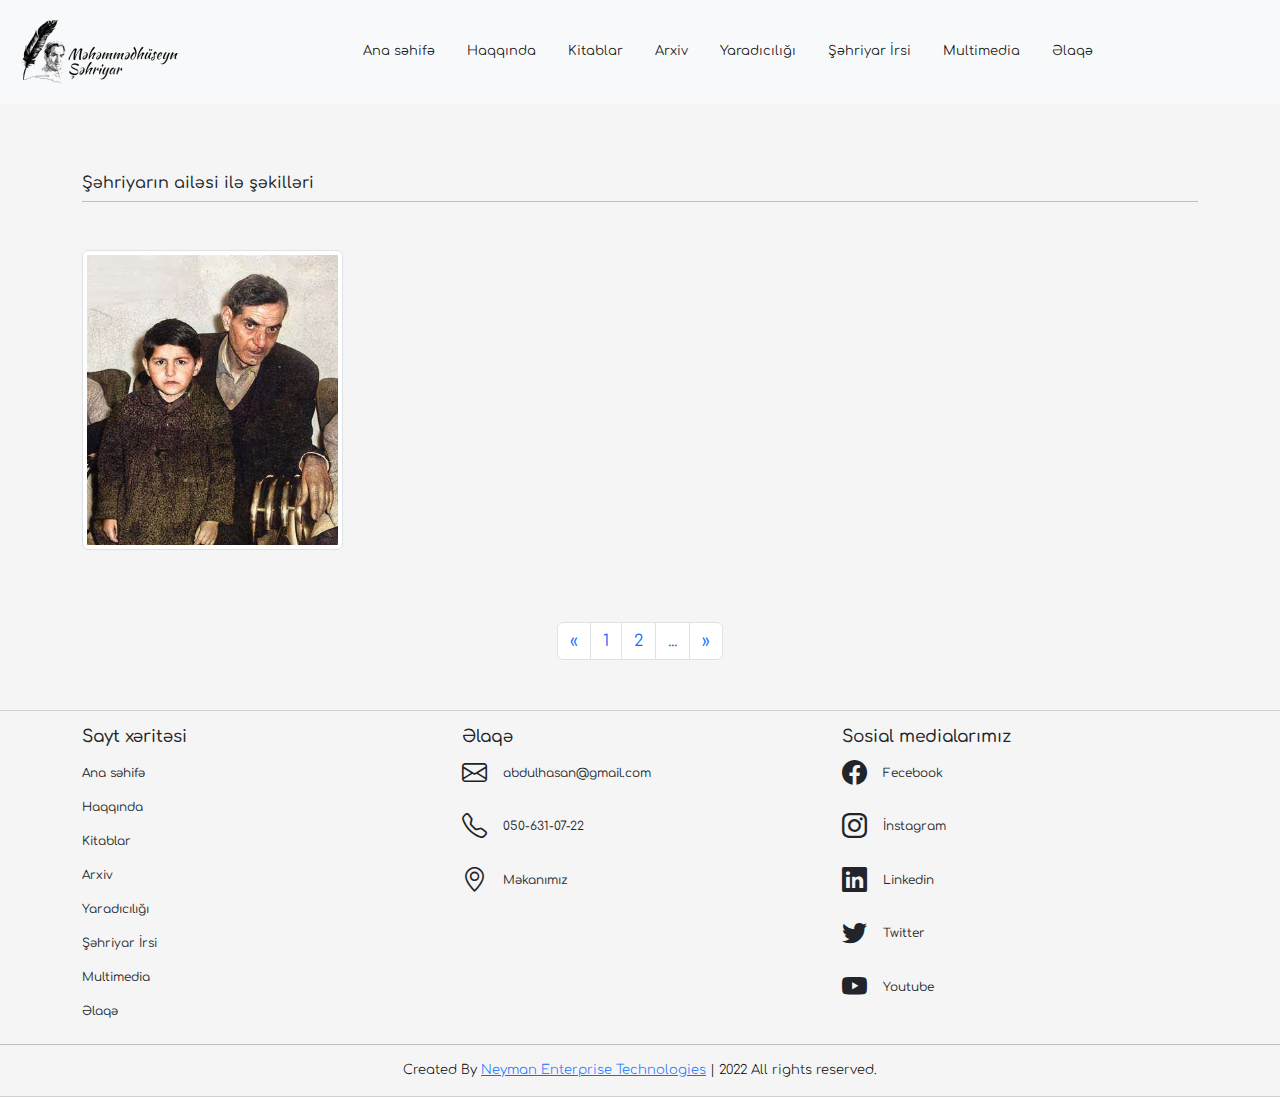
<file: heritage.html>
<!DOCTYPE html>
<html lang="en">

<head>
  <meta charset="UTF-8" />
  <meta http-equiv="X-UA-Compatible" content="IE=edge" />
  <meta name="viewport" content="width=device-width, initial-scale=1.0" />
  <title>Document</title>
  <!-- css -->
  <link rel="stylesheet" href="css/bootstrap.min.css" />
  <link rel="stylesheet" href="css/style.css">
  <link rel="stylesheet" href="css/footer.css">
  <link rel="stylesheet" href="https://cdn.jsdelivr.net/npm/bootstrap-icons@1.10.2/font/bootstrap-icons.css">
<link rel="stylesheet" href="css/heritag.css">
<!-- <script src="//cdnjs.cloudflare.com/ajax/libs/jquery/3.2.1/jquery.min.js"></script> -->

</head>

<body>
    <header>
        <nav class="navbar navbar-expand-lg  bg-light">
          <div class="container-fluid">
            <a class="navbar-brand" href="index.html"><img src="img/logo/logo_header.png" alt=""></a>
            <button class="navbar-toggler" type="button" data-bs-toggle="collapse" data-bs-target="#navbarSupportedContent"
              aria-controls="navbarSupportedContent" aria-expanded="false" aria-label="Toggle navigation">
              <span class="navbar-toggler-icon"></span>
            </button>
            <div class="collapse navbar-collapse" id="navbarSupportedContent">
              <ul class="navbar-nav m-auto mb-2 mb-lg-0">
                <li class="nav-item">
                  <a class="nav-link active me-3" aria-current="page" href="index.html">Ana səhifə</a>
                </li>
                <li class="nav-item">
                  <a class="nav-link active me-3" aria-current="page" href="about.html">Haqqında</a>
                </li>
                <li class="nav-item">
                  <a class="nav-link active me-3" aria-current="page" href="book.html">Kitablar</a>
                </li>
    
                <li class="nav-item">
                  <a class="nav-link active me-3" aria-current="page" href="archive.html">Arxiv</a>
                </li>
                <li class="nav-item">
                  <a class="nav-link active me-3" aria-current="page" href="creativity.html">Yaradıcılığı</a>
                </li>
                <li class="nav-item">
                  <a class="nav-link active me-3" aria-current="page" href="heritage.html">Şəhriyar İrsi</a>
                </li>
                <li class="nav-item">
                  <a class="nav-link active me-3" aria-current="page" href="multimedia.html">Multimedia</a>
                </li>
                <li class="nav-item">
                  <a class="nav-link active me-3" aria-current="page" href="contact.html">Əlaqə</a>
                </li>
              </ul>
            </div>
          </div>
        </nav>
      </header>
  <!-- img -->
<!-- Poemalar -->
<div class="section_heritag">
  
        <div class="container">

          <h6 class=" text-center text-lg-start mt-4 mb-0">Şəhriyarın ailəsi ilə şəkilləri</h6>
        
          <hr class="mt-2 mb-5">
        
          <div class="row text-center text-lg-start">
        <!-- for -->
            <div class="col-lg-3 col-md-4 col-sm-6">
              <a href="#" class="d-block mb-4 h-100">
                <img class="img-fluid img-thumbnail img-size" src="img/heritag/ovladlari_sehriyar.jpg" alt="">
              </a>
            </div>
            <!-- for end -->
            <nav aria-label="Page navigation example" class="mt-5  m-auto d-flex">
              <ul class="pagination m-auto">
                <li class="page-item">
                  <a class="page-link" href="#" aria-label="Previous">
                    <span aria-hidden="true">&laquo;</span>
                  </a>
                </li>
                <li class="page-item"><a class="page-link" href="#">1</a></li>
                <li class="page-item"><a class="page-link" href="#">2</a></li>
                <li class="page-item"><a class="page-link" href="#">...</a></li>
                <li class="page-item">
                  <a class="page-link" href="#" aria-label="Next">
                    <span aria-hidden="true">&raquo;</span>
                  </a>
                </li>
              </ul>
            </nav>
          </div>
        
        </div>
      
</div>




  <!-- footer -->
    <footer class="footer_section">
      <div class="container">
        <div class="row  mt-3">
  
          <div class="col-md-4 col-sm-6 col-xs-12">
            <div class="margin_center">
              <h1 class="first_h1">Sayt xəritəsi</h1>
              <div class="nav_footer mt-2">
                <ul class="navbar-nav ">
                  <li class="nav-item">
                    <a class="nav-link  me-3" aria-current="page" href="index.html">Ana səhifə</a>
                  </li>
                  <li class="nav-item">
                    <a class="nav-link  me-3" aria-current="page" href="about.html">Haqqında</a>
                  </li>
                  <li class="nav-item">
                    <a class="nav-link  me-3" aria-current="page" href="book.html">Kitablar</a>
                  </li>
  
                  <li class="nav-item">
                    <a class="nav-link  me-3" aria-current="page" href="archive.html">Arxiv</a>
                  </li>
                  <li class="nav-item">
                    <a class="nav-link  me-3" aria-current="page" href="creativity.html">Yaradıcılığı</a>
                  </li>
                  <li class="nav-item">
                    <a class="nav-link  me-3" aria-current="page" href="heritage.html">Şəhriyar İrsi</a>
                  </li>
                  <li class="nav-item">
                    <a class="nav-link  me-3" aria-current="page" href="multimedia.html">Multimedia</a>
                  </li>
                  <li class="nav-item">
                    <a class="nav-link  me-3" aria-current="page" href="contact.html">Əlaqə</a>
                  </li>
                </ul>
              </div>
            </div>
  
          </div>
          <div class="col-md-4 col-sm-6 col-xs-12">
            <div class="margin_center">
              <h1 class="first_h1">Əlaqə</h1>
              <ul class="navbar-nav mt-2">
                <li class="nav-item ">
                  <p class="d-flex "><i class="bi bi-envelope"></i><a class="nav-link  mx-3" aria-current="page" href="">
                      abdulhasan@gmail.com</a></p>
                </li>
                <li class="nav-item ">
                  <p class="d-flex "><i class="bi bi-telephone"></i><a class="nav-link  mx-3" aria-current="page" href="">
                      050-631-07-22</a></p>
                </li>
                <li class="nav-item ">
                  <p class="d-flex "><i class="bi bi-geo-alt"></i><a class="nav-link  mx-3" aria-current="page" href="">
                      Məkanımız</a></p>
                </li>
              </ul>
            </div>
  
          </div>
          <div class="col-md-4 col-sm-6 col-xs-12">
            <div class="margin_center">
              <h1 class="first_h1">Sosial medialarımız</h1>
              <ul class="navbar-nav mt-2">
                <li class="nav-item ">
                  <p class="d-flex "><i class="bi bi-facebook"></i><a class="nav-link  mx-3" aria-current="page"
                      href="http://127.0.0.1:5501/about.html">
                      Fecebook</a></p>
                </li>
                <li class="nav-item ">
                  <p class="d-flex "><i class="bi bi-instagram"></i><a class="nav-link  mx-3" aria-current="page"
                      href="">İnstagram</a></p>
                </li>
                <li class="nav-item ">
                  <p class="d-flex "><i class="bi bi-linkedin"></i><a class="nav-link  mx-3" aria-current="page" href="">
                      Linkedin</a></p>
                </li>
                <li class="nav-item ">
                  <p class="d-flex "><i class="bi bi-twitter"></i><a class="nav-link  mx-3" aria-current="page" href="">
                      Twitter</a></p>
                </li>
                <li class="nav-item ">
                  <p class="d-flex "><i class="bi bi-youtube"></i><a class="nav-link  mx-3" aria-current="page" href="">
                      Youtube</a></p>
                </li>
  
  
              </ul>
            </div>
  
          </div>
        </div>
      </div>
      <hr>
      
      <p class="footer_alt"> 
        <span class="">Created By <a href="https://www.neymantech.com">Neyman Enterprise Technologies</a> | </span>
        <span class="far fa-copyright"></span><span> 2022 All rights reserved.</span>
      </p>
    </footer>
  
  <!-- js -->
  <script src="js/bootstrap.bundle.min.js"></script>

  <script src="js/app.js"></script>

</body>

</html>
</file>
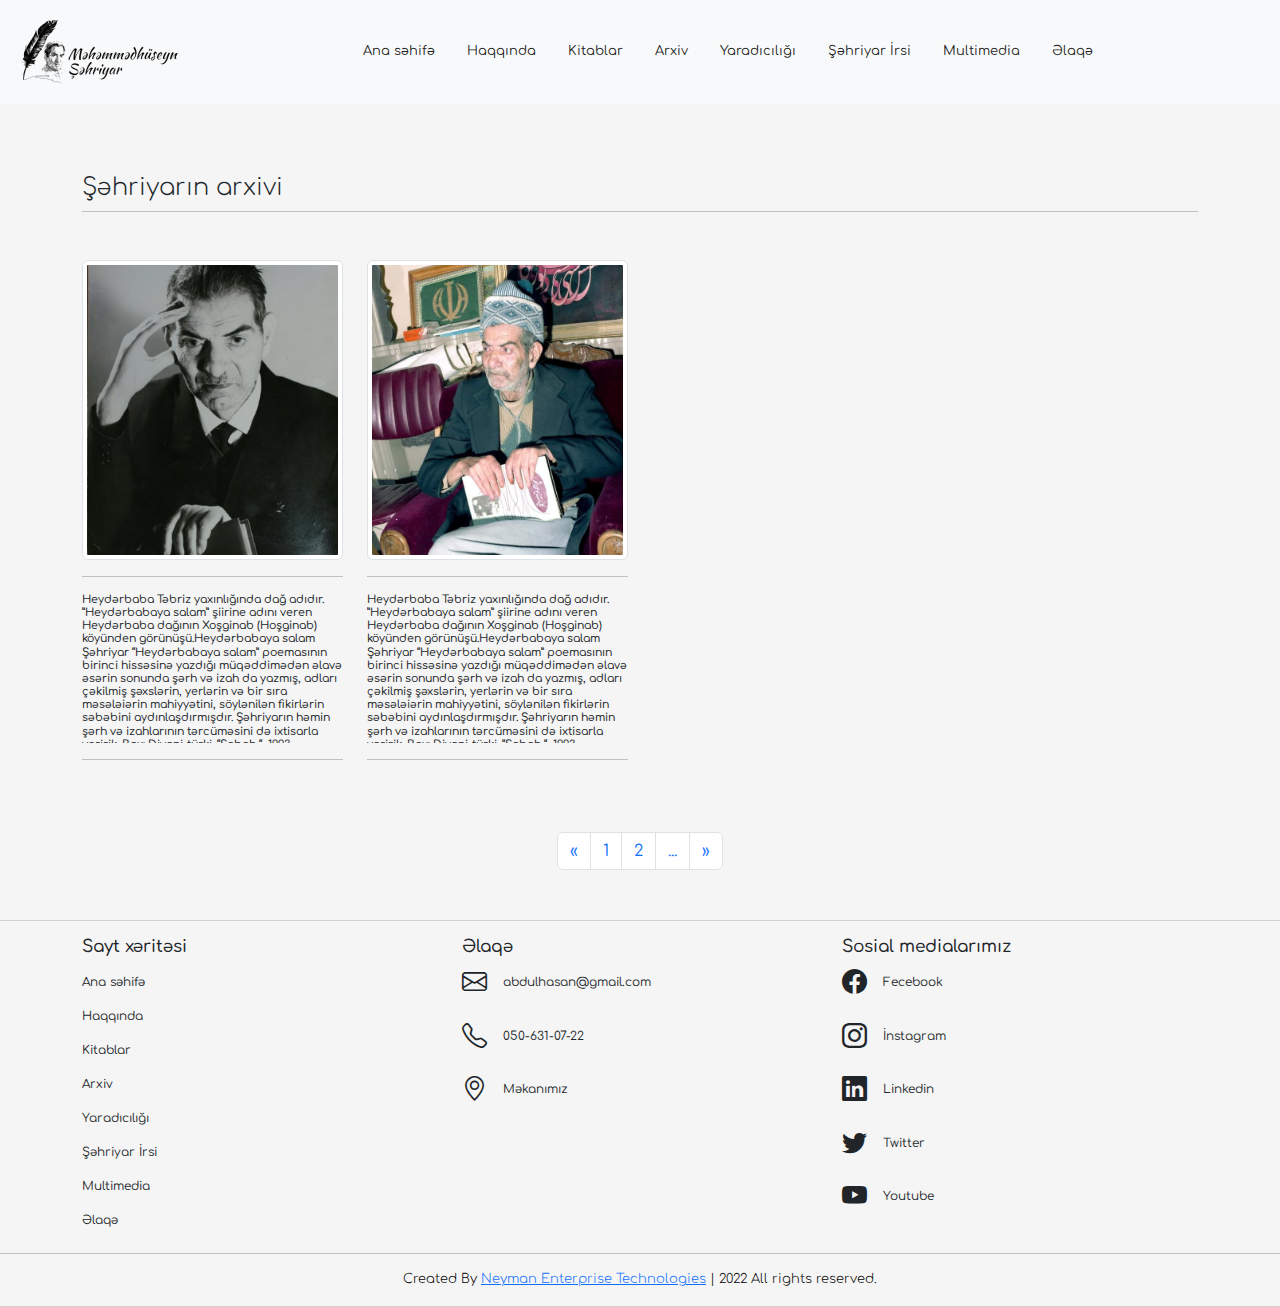
<file: all_project/archive.html>
<!DOCTYPE html>
<html lang="en">

<head>
  <meta charset="UTF-8" />
  <meta http-equiv="X-UA-Compatible" content="IE=edge" />
  <meta name="viewport" content="width=device-width, initial-scale=1.0" />
  <title>Document</title>
  <!-- css -->
  <link rel="stylesheet" href="css/bootstrap.min.css" />
  <link rel="stylesheet" href="css/style.css">
  <link rel="stylesheet" href="css/archiv.css">
  <link rel="stylesheet" href="css/footer.css">
  <link rel="stylesheet" href="https://cdn.jsdelivr.net/npm/bootstrap-icons@1.10.2/font/bootstrap-icons.css">
</head>

<body>
    <header>
        <nav class="navbar navbar-expand-lg  bg-light">
          <div class="container-fluid">
            <a class="navbar-brand" href="index.html"><img src="img/logo/logo_header.png" alt=""></a>
            <button class="navbar-toggler" type="button" data-bs-toggle="collapse" data-bs-target="#navbarSupportedContent"
              aria-controls="navbarSupportedContent" aria-expanded="false" aria-label="Toggle navigation">
              <span class="navbar-toggler-icon"></span>
            </button>
            <div class="collapse navbar-collapse" id="navbarSupportedContent">
              <ul class="navbar-nav m-auto mb-2 mb-lg-0">
                <li class="nav-item">
                  <a class="nav-link active me-3" aria-current="page" href="index.html">Ana səhifə</a>
                </li>
                <li class="nav-item">
                  <a class="nav-link active me-3" aria-current="page" href="about.html">Haqqında</a>
                </li>
                <li class="nav-item">
                  <a class="nav-link active me-3" aria-current="page" href="book.html">Kitablar</a>
                </li>
    
                <li class="nav-item">
                  <a class="nav-link active me-3" aria-current="page" href="archive.html">Arxiv</a>
                </li>
                <li class="nav-item">
                  <a class="nav-link active me-3" aria-current="page" href="creativity.html">Yaradıcılığı</a>
                </li>
                <li class="nav-item">
                  <a class="nav-link active me-3" aria-current="page" href="heritage.html">Şəhriyar İrsi</a>
                </li>
                <li class="nav-item">
                  <a class="nav-link active me-3" aria-current="page" href="multimedia.html">Multimedia</a>
                </li>
                <li class="nav-item">
                  <a class="nav-link active me-3" aria-current="page" href="contact.html">Əlaqə</a>
                </li>
              </ul>
            </div>
          </div>
        </nav>
      </header>
  <!-- img -->

<div class="section_archiv" style="padding-top: 150px;">
    <div class="container">

        <h4 class="fw-light text-center text-lg-start mt-4 mb-0">Şəhriyarın arxivi</h4>
      
        <hr class="mt-2 mb-5">
      
        <div class="row text-center text-lg-start">
      
          <div class="col-lg-3 col-md-4 col-sm-6 ">
            <div href="#" class="d-block mb-4 h-100  ">
              <img class="img-fluid img-thumbnail img-size" src="img/şehriyar_about.jpg" alt="">
              <hr>
              <h6 class="h1_text ">Heydərbaba Təbriz yaxınlığında dağ adıdır.
                ”Heydərbabaya salam” şiirine adını veren Heydərbaba dağının Xoşginab (Hoşginab) köyünden görünüşü.Heydərbabaya salam
                Şəhriyar “Heydərbabaya salam” poemasının birinci hissəsinə yazdığı müqəddimədən əlavə əsərin sonunda şərh və izah da yazmış, adları çəkilmiş şəxslərin, yerlərin və bir sıra məsələiərin mahiyyətini, söylənilən fikirlərin səbəbini aydınlaşdırmışdır. Şəhriyarın həmin şərh və izahlarının tərcüməsini də ixtisarla veririk. Bax: Divani-türki. “Sabah “, 1993.</h6>
            <hr>
            </div>
            
          </div>
         
          <div class="col-lg-3 col-md-4 col-sm-6">
            <div href="#" class="d-block mb-4 h-100">
              <img class="img-fluid img-thumbnail img-size" src="img/şehriyar_best_read.png" alt="">
              <hr>
              <h6 class="h1_text ">Heydərbaba Təbriz yaxınlığında dağ adıdır.
                ”Heydərbabaya salam” şiirine adını veren Heydərbaba dağının Xoşginab (Hoşginab) köyünden görünüşü.Heydərbabaya salam
                Şəhriyar “Heydərbabaya salam” poemasının birinci hissəsinə yazdığı müqəddimədən əlavə əsərin sonunda şərh və izah da yazmış, adları çəkilmiş şəxslərin, yerlərin və bir sıra məsələiərin mahiyyətini, söylənilən fikirlərin səbəbini aydınlaşdırmışdır. Şəhriyarın həmin şərh və izahlarının tərcüməsini də ixtisarla veririk. Bax: Divani-türki. “Sabah “, 1993.</h6>
            <hr>
            </div>
          </div>
          <!-- ------------------------ -->
          <nav aria-label="Page navigation example" class="mt-5  m-auto d-flex">
            <ul class="pagination m-auto">
              <li class="page-item">
                <a class="page-link" href="#" aria-label="Previous">
                  <span aria-hidden="true">&laquo;</span>
                </a>
              </li>
              <li class="page-item"><a class="page-link" href="#">1</a></li>
              <li class="page-item"><a class="page-link" href="#">2</a></li>
              <li class="page-item"><a class="page-link" href="#">...</a></li>
              <li class="page-item">
                <a class="page-link" href="#" aria-label="Next">
                  <span aria-hidden="true">&raquo;</span>
                </a>
              </li>
            </ul>
          </nav>
        
        </div>
      
      </div>
</div>





  <!-- footer -->
    <footer class="footer_section">
      <div class="container">
        <div class="row  mt-3">
  
          <div class="col-md-4 col-sm-6 col-xs-12">
            <div class="margin_center">
              <h1 class="first_h1">Sayt xəritəsi</h1>
              <div class="nav_footer mt-2">
                <ul class="navbar-nav ">
                  <li class="nav-item">
                    <a class="nav-link  me-3" aria-current="page" href="index.html">Ana səhifə</a>
                  </li>
                  <li class="nav-item">
                    <a class="nav-link  me-3" aria-current="page" href="about.html">Haqqında</a>
                  </li>
                  <li class="nav-item">
                    <a class="nav-link  me-3" aria-current="page" href="book.html">Kitablar</a>
                  </li>
  
                  <li class="nav-item">
                    <a class="nav-link  me-3" aria-current="page" href="archive.html">Arxiv</a>
                  </li>
                  <li class="nav-item">
                    <a class="nav-link  me-3" aria-current="page" href="creativity.html">Yaradıcılığı</a>
                  </li>
                  <li class="nav-item">
                    <a class="nav-link  me-3" aria-current="page" href="heritage.html">Şəhriyar İrsi</a>
                  </li>
                  <li class="nav-item">
                    <a class="nav-link  me-3" aria-current="page" href="multimedia.html">Multimedia</a>
                  </li>
                  <li class="nav-item">
                    <a class="nav-link  me-3" aria-current="page" href="contact.html">Əlaqə</a>
                  </li>
                </ul>
              </div>
            </div>
  
          </div>
          <div class="col-md-4 col-sm-6 col-xs-12">
            <div class="margin_center">
              <h1 class="first_h1">Əlaqə</h1>
              <ul class="navbar-nav mt-2">
                <li class="nav-item ">
                  <p class="d-flex "><i class="bi bi-envelope"></i><a class="nav-link  mx-3" aria-current="page" href="">
                      abdulhasan@gmail.com</a></p>
                </li>
                <li class="nav-item ">
                  <p class="d-flex "><i class="bi bi-telephone"></i><a class="nav-link  mx-3" aria-current="page" href="">
                      050-631-07-22</a></p>
                </li>
                <li class="nav-item ">
                  <p class="d-flex "><i class="bi bi-geo-alt"></i><a class="nav-link  mx-3" aria-current="page" href="">
                      Məkanımız</a></p>
                </li>
              </ul>
            </div>
  
          </div>
          <div class="col-md-4 col-sm-6 col-xs-12">
            <div class="margin_center">
              <h1 class="first_h1">Sosial medialarımız</h1>
              <ul class="navbar-nav mt-2">
                <li class="nav-item ">
                  <p class="d-flex "><i class="bi bi-facebook"></i><a class="nav-link  mx-3" aria-current="page"
                      href="http://127.0.0.1:5501/about.html">
                      Fecebook</a></p>
                </li>
                <li class="nav-item ">
                  <p class="d-flex "><i class="bi bi-instagram"></i><a class="nav-link  mx-3" aria-current="page"
                      href="">İnstagram</a></p>
                </li>
                <li class="nav-item ">
                  <p class="d-flex "><i class="bi bi-linkedin"></i><a class="nav-link  mx-3" aria-current="page" href="">
                      Linkedin</a></p>
                </li>
                <li class="nav-item ">
                  <p class="d-flex "><i class="bi bi-twitter"></i><a class="nav-link  mx-3" aria-current="page" href="">
                      Twitter</a></p>
                </li>
                <li class="nav-item ">
                  <p class="d-flex "><i class="bi bi-youtube"></i><a class="nav-link  mx-3" aria-current="page" href="">
                      Youtube</a></p>
                </li>
  
  
              </ul>
            </div>
  
          </div>
        </div>
      </div>
      <hr>
      
      <p class="footer_alt"> 
        <span class="">Created By <a href="https://www.neymantech.com">Neyman Enterprise Technologies</a> | </span>
        <span class="far fa-copyright"></span><span> 2022 All rights reserved.</span>
      </p>
    </footer>
  
  <!-- js -->
  <script src="js/bootstrap.bundle.min.js"></script>
  <script src="js/app.js"></script>

</body>

</html>
</file>
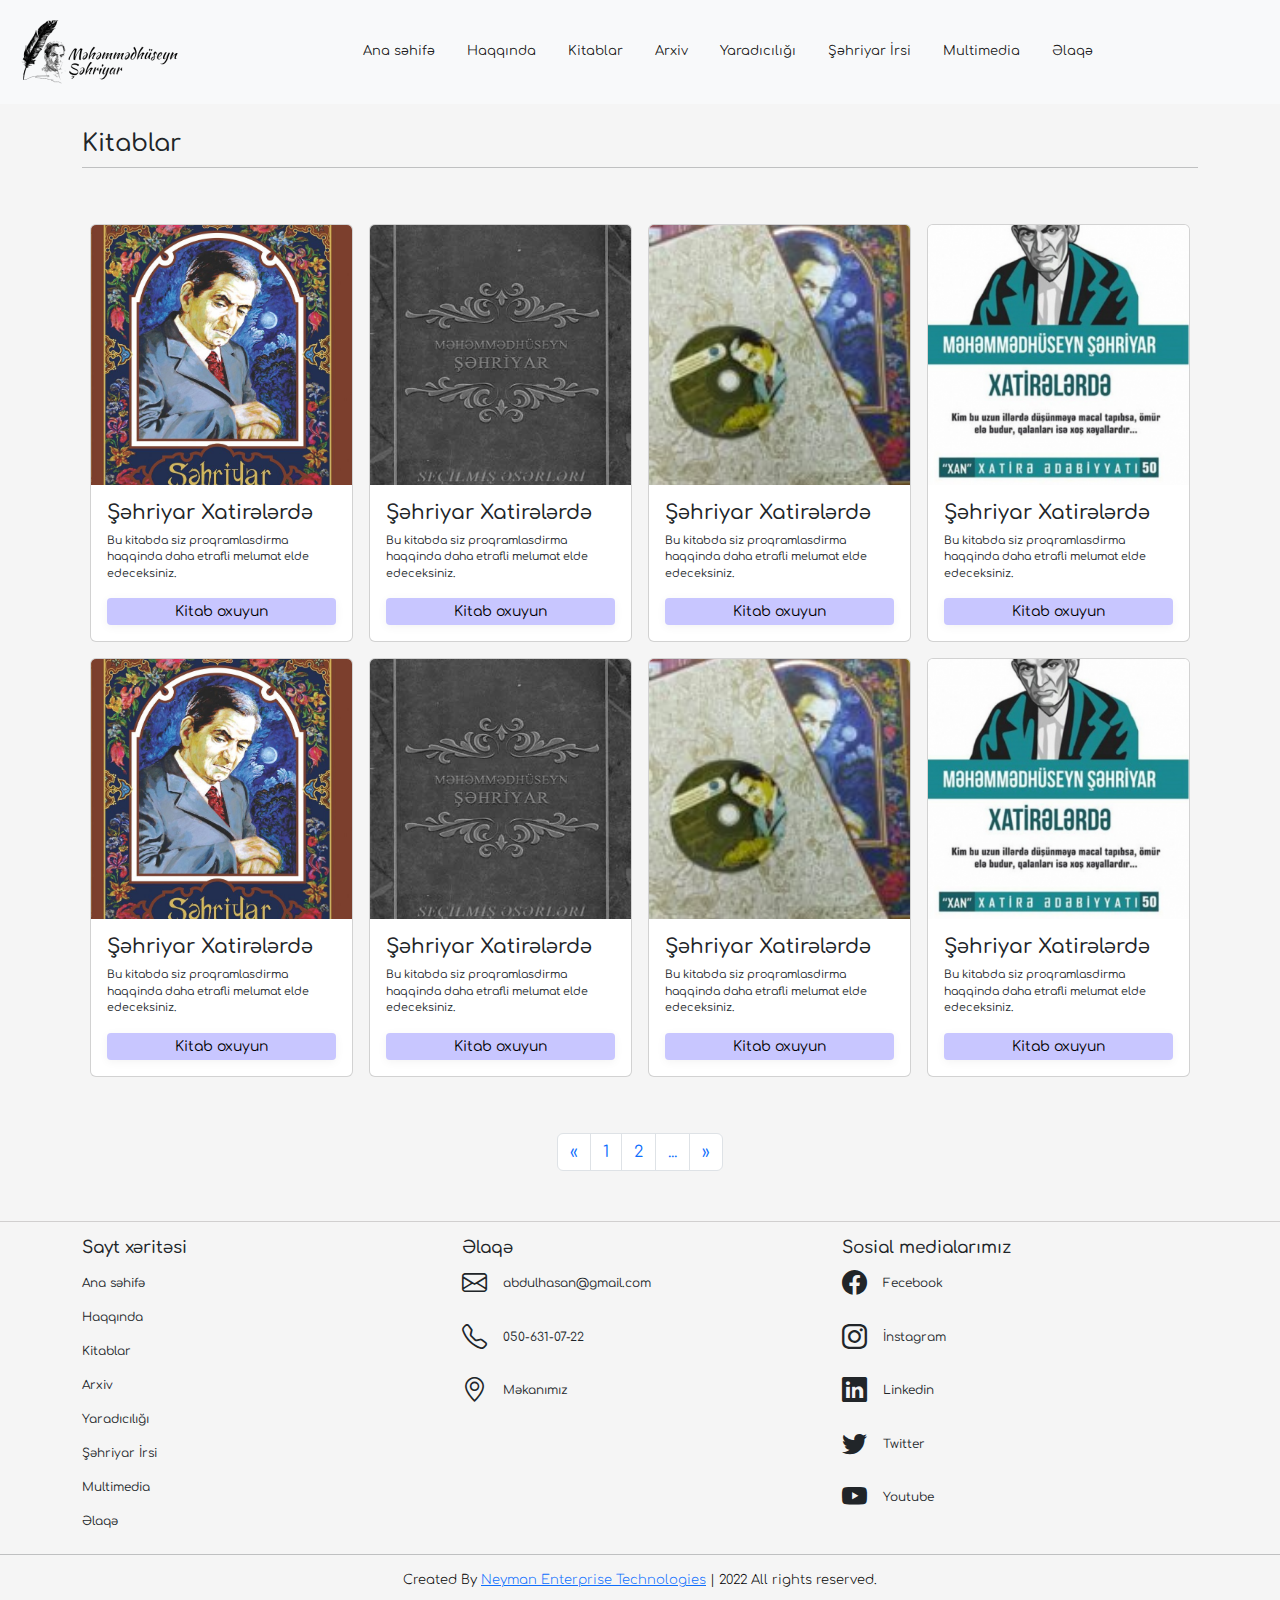
<file: all_project/book.html>
<!DOCTYPE html>
<html lang="en">

<head>
  <meta charset="UTF-8" />
  <meta http-equiv="X-UA-Compatible" content="IE=edge" />
  <meta name="viewport" content="width=device-width, initial-scale=1.0" />
  <title>Document</title>
  <!-- css -->
  <link rel="stylesheet" href="css/bootstrap.min.css" />
  <link rel="stylesheet" href="css/style.css">
  <link rel="stylesheet" href="css/footer.css">
  <link rel="stylesheet" href="https://cdn.jsdelivr.net/npm/bootstrap-icons@1.10.2/font/bootstrap-icons.css">
</head>

<body>
  <header>
    <nav class="navbar navbar-expand-lg  bg-light">
      <div class="container-fluid">
        <a class="navbar-brand" href="index.html"><img src="img/logo/logo_header.png" alt=""></a>
        <button class="navbar-toggler" type="button" data-bs-toggle="collapse" data-bs-target="#navbarSupportedContent"
          aria-controls="navbarSupportedContent" aria-expanded="false" aria-label="Toggle navigation">
          <span class="navbar-toggler-icon"></span>
        </button>
        <div class="collapse navbar-collapse" id="navbarSupportedContent">
          <ul class="navbar-nav m-auto mb-2 mb-lg-0">
            <li class="nav-item">
              <a class="nav-link active me-3" aria-current="page" href="index.html">Ana səhifə</a>
            </li>
            <li class="nav-item">
              <a class="nav-link active me-3" aria-current="page" href="about.html">Haqqında</a>
            </li>
            <li class="nav-item">
              <a class="nav-link active me-3" aria-current="page" href="book.html">Kitablar</a>
            </li>

            <li class="nav-item">
              <a class="nav-link active me-3" aria-current="page" href="archive.html">Arxiv</a>
            </li>
            <li class="nav-item">
              <a class="nav-link active me-3" aria-current="page" href="creativity.html">Yaradıcılığı</a>
            </li>
            <li class="nav-item">
              <a class="nav-link active me-3" aria-current="page" href="heritage.html">Şəhriyar İrsi</a>
            </li>
            <li class="nav-item">
              <a class="nav-link active me-3" aria-current="page" href="multimedia.html">Multimedia</a>
            </li>
            <li class="nav-item">
              <a class="nav-link active me-3" aria-current="page" href="contact.html">Əlaqə</a>
            </li>
          </ul>
        </div>
      </div>
    </nav>
  </header>
  <!-- book -->
<section>
  <div class="container">

    <h4 class=" text-center text-lg-start mb-0"  style="padding-top: 130px;">Kitablar</h4>
        
    <hr class="mt-2 mb-5">
    <div class="row d-flex m-auto">
      <!-- for -->
      <div class="col-lg-3 col-md-4 col-sm-6 col-xs-12 p-2 d-flex justify-content-center" >
        <div class="card" style="max-width: 18rem; max-height: 600px;">
          <img src="img/book_img/Seyid-Məhəmmədhuseyn-Səhriyar.jpg" class="card-img-top" style="max-height: 300px;" alt="...">
          <div class="card-body">
            <h5 class="card-title">Şəhriyar Xatirələrdə</h5>
            <p class="card-text" style="font-size: 11px !important;">Bu kitabda siz proqramlasdirma haqqinda daha etrafli melumat elde edeceksiniz.</p>
            <a href="#" class="btn-btn-primary">Kitab oxuyun</a>
          </div>
        </div>
      </div>
      <div class="col-lg-3 col-md-4 col-sm-6 col-xs-12 p-2 d-flex justify-content-center" >
        <div class="card" style="max-width: 18rem; max-height: 600px;">
          <img src="img/book_img/sharyar-sechilmis-eserler.jpg" class="card-img-top" style="max-height: 300px;" alt="...">
          <div class="card-body">
            <h5 class="card-title"> Şəhriyar Xatirələrdə</h5>
            <p class="card-text" style="font-size: 11px !important;">Bu kitabda siz proqramlasdirma haqqinda daha etrafli melumat elde edeceksiniz.</p>
            <a href="#" class="btn-btn-primary">Kitab oxuyun</a>
          </div>
        </div>
      </div>
      <div class="col-lg-3 col-md-4 col-sm-6 col-xs-12 p-2 d-flex justify-content-center" >
        <div class="card" style="max-width: 18rem; max-height: 600px;">
          <img src="img/book_img/Səhriyar-150x199.jpeg" class="card-img-top" style="max-height: 300px;" alt="...">
          <div class="card-body">
            <h5 class="card-title">Şəhriyar Xatirələrdə</h5>
            <p class="card-text" style="font-size: 11px !important;">Bu kitabda siz proqramlasdirma haqqinda daha etrafli melumat elde edeceksiniz.</p>
            <a href="#" class="btn-btn-primary">Kitab oxuyun</a>
          </div>
        </div>
      </div>
      <div class="col-lg-3 col-md-4 col-sm-6 col-xs-12 p-2 d-flex justify-content-center" >
        <div class="card" style="max-width: 18rem; max-height: 600px;">
          <img src="img/book_img/thumb.png" class="card-img-top" style="max-height: 300px;" alt="...">
          <div class="card-body">
            <h5 class="card-title">Şəhriyar Xatirələrdə</h5>
            <p class="card-text" style="font-size: 11px !important;">Bu kitabda siz proqramlasdirma haqqinda daha etrafli melumat elde edeceksiniz.</p>
            <a href="#" class="btn-btn-primary">Kitab oxuyun</a>
          </div>
        </div>
      </div>
     
      <div class="col-lg-3 col-md-4 col-sm-6 col-xs-12 p-2 d-flex justify-content-center" >
        <div class="card" style="max-width: 18rem; max-height: 600px;">
          <img src="img/book_img/Seyid-Məhəmmədhuseyn-Səhriyar.jpg" class="card-img-top" style="max-height: 300px;" alt="...">
          <div class="card-body">
            <h5 class="card-title">Şəhriyar Xatirələrdə</h5>
            <p class="card-text" style="font-size: 11px !important;">Bu kitabda siz proqramlasdirma haqqinda daha etrafli melumat elde edeceksiniz.</p>
            <a href="#" class="btn-btn-primary">Kitab oxuyun</a>
          </div>
        </div>
      </div>
      <div class="col-lg-3 col-md-4 col-sm-6 col-xs-12 p-2 d-flex justify-content-center" >
        <div class="card" style="max-width: 18rem; max-height: 600px;">
          <img src="img/book_img/sharyar-sechilmis-eserler.jpg" class="card-img-top" style="max-height: 300px;" alt="...">
          <div class="card-body">
            <h5 class="card-title"> Şəhriyar Xatirələrdə</h5>
            <p class="card-text" style="font-size: 11px !important;">Bu kitabda siz proqramlasdirma haqqinda daha etrafli melumat elde edeceksiniz.</p>
            <a href="#" class="btn-btn-primary">Kitab oxuyun</a>
          </div>
        </div>
      </div>
      <div class="col-lg-3 col-md-4 col-sm-6 col-xs-12 p-2 d-flex justify-content-center" >
        <div class="card" style="max-width: 18rem; max-height: 600px;">
          <img src="img/book_img/Səhriyar-150x199.jpeg" class="card-img-top" style="max-height: 300px;" alt="...">
          <div class="card-body">
            <h5 class="card-title">Şəhriyar Xatirələrdə</h5>
            <p class="card-text" style="font-size: 11px !important;">Bu kitabda siz proqramlasdirma haqqinda daha etrafli melumat elde edeceksiniz.</p>
            <a href="#" class="btn-btn-primary">Kitab oxuyun</a>
          </div>
        </div>
      </div>
      <div class="col-lg-3 col-md-4 col-sm-6 col-xs-12 p-2 d-flex justify-content-center" >
        <div class="card" style="max-width: 18rem; max-height: 600px;">
          <img src="img/book_img/thumb.png" class="card-img-top" style="max-height: 300px;" alt="...">
          <div class="card-body">
            <h5 class="card-title">Şəhriyar Xatirələrdə</h5>
            <p class="card-text" style="font-size: 11px !important;">Bu kitabda siz proqramlasdirma haqqinda daha etrafli melumat elde edeceksiniz.</p>
            <a href="#" class="btn-btn-primary">Kitab oxuyun</a>
          </div>
        </div>
      </div>
     



      
      <nav aria-label="Page navigation example" class="mt-5  m-auto d-flex">
        <ul class="pagination m-auto">
          <li class="page-item">
            <a class="page-link" href="#" aria-label="Previous">
              <span aria-hidden="true">&laquo;</span>
            </a>
          </li>
          <li class="page-item"><a class="page-link" href="#">1</a></li>
          <li class="page-item"><a class="page-link" href="#">2</a></li>
          <li class="page-item"><a class="page-link" href="#">...</a></li>
          <li class="page-item">
            <a class="page-link" href="#" aria-label="Next">
              <span aria-hidden="true">&raquo;</span>
            </a>
          </li>
        </ul>
      </nav>
    </div>
  </div>
</section>
  <!-- footer -->
    <footer class="footer_section">
      <div class="container">
        <div class="row  mt-3">
  
          <div class="col-md-4 col-sm-6 col-xs-12">
            <div class="margin_center">
              <h1 class="first_h1">Sayt xəritəsi</h1>
              <div class="nav_footer mt-2">
                <ul class="navbar-nav ">
                  <li class="nav-item">
                    <a class="nav-link  me-3" aria-current="page" href="index.html">Ana səhifə</a>
                  </li>
                  <li class="nav-item">
                    <a class="nav-link  me-3" aria-current="page" href="about.html">Haqqında</a>
                  </li>
                  <li class="nav-item">
                    <a class="nav-link  me-3" aria-current="page" href="book.html">Kitablar</a>
                  </li>
  
                  <li class="nav-item">
                    <a class="nav-link  me-3" aria-current="page" href="archive.html">Arxiv</a>
                  </li>
                  <li class="nav-item">
                    <a class="nav-link  me-3" aria-current="page" href="creativity.html">Yaradıcılığı</a>
                  </li>
                  <li class="nav-item">
                    <a class="nav-link  me-3" aria-current="page" href="heritage.html">Şəhriyar İrsi</a>
                  </li>
                  <li class="nav-item">
                    <a class="nav-link  me-3" aria-current="page" href="multimedia.html">Multimedia</a>
                  </li>
                  <li class="nav-item">
                    <a class="nav-link  me-3" aria-current="page" href="contact.html">Əlaqə</a>
                  </li>
                </ul>
              </div>
            </div>
  
          </div>
          <div class="col-md-4 col-sm-6 col-xs-12">
            <div class="margin_center">
              <h1 class="first_h1">Əlaqə</h1>
              <ul class="navbar-nav mt-2">
                <li class="nav-item ">
                  <p class="d-flex "><i class="bi bi-envelope"></i><a class="nav-link  mx-3" aria-current="page" href="">
                      abdulhasan@gmail.com</a></p>
                </li>
                <li class="nav-item ">
                  <p class="d-flex "><i class="bi bi-telephone"></i><a class="nav-link  mx-3" aria-current="page" href="">
                      050-631-07-22</a></p>
                </li>
                <li class="nav-item ">
                  <p class="d-flex "><i class="bi bi-geo-alt"></i><a class="nav-link  mx-3" aria-current="page" href="">
                      Məkanımız</a></p>
                </li>
              </ul>
            </div>
  
          </div>
          <div class="col-md-4 col-sm-6 col-xs-12">
            <div class="margin_center">
              <h1 class="first_h1">Sosial medialarımız</h1>
              <ul class="navbar-nav mt-2">
                <li class="nav-item ">
                  <p class="d-flex "><i class="bi bi-facebook"></i><a class="nav-link  mx-3" aria-current="page"
                      href="http://127.0.0.1:5501/about.html">
                      Fecebook</a></p>
                </li>
                <li class="nav-item ">
                  <p class="d-flex "><i class="bi bi-instagram"></i><a class="nav-link  mx-3" aria-current="page"
                      href="">İnstagram</a></p>
                </li>
                <li class="nav-item ">
                  <p class="d-flex "><i class="bi bi-linkedin"></i><a class="nav-link  mx-3" aria-current="page" href="">
                      Linkedin</a></p>
                </li>
                <li class="nav-item ">
                  <p class="d-flex "><i class="bi bi-twitter"></i><a class="nav-link  mx-3" aria-current="page" href="">
                      Twitter</a></p>
                </li>
                <li class="nav-item ">
                  <p class="d-flex "><i class="bi bi-youtube"></i><a class="nav-link  mx-3" aria-current="page" href="">
                      Youtube</a></p>
                </li>
  
  
              </ul>
            </div>
  
          </div>
        </div>
      </div>
      <hr>
      
      <p class="footer_alt"> 
        <span class="">Created By <a href="https://www.neymantech.com">Neyman Enterprise Technologies</a> | </span>
        <span class="far fa-copyright"></span><span> 2022 All rights reserved.</span>
      </p>
    </footer>
  
  <!-- js -->
  <script src="js/bootstrap.bundle.min.js"></script>
  <script src="js/app.js"></script>

</body>

</html>
</file>
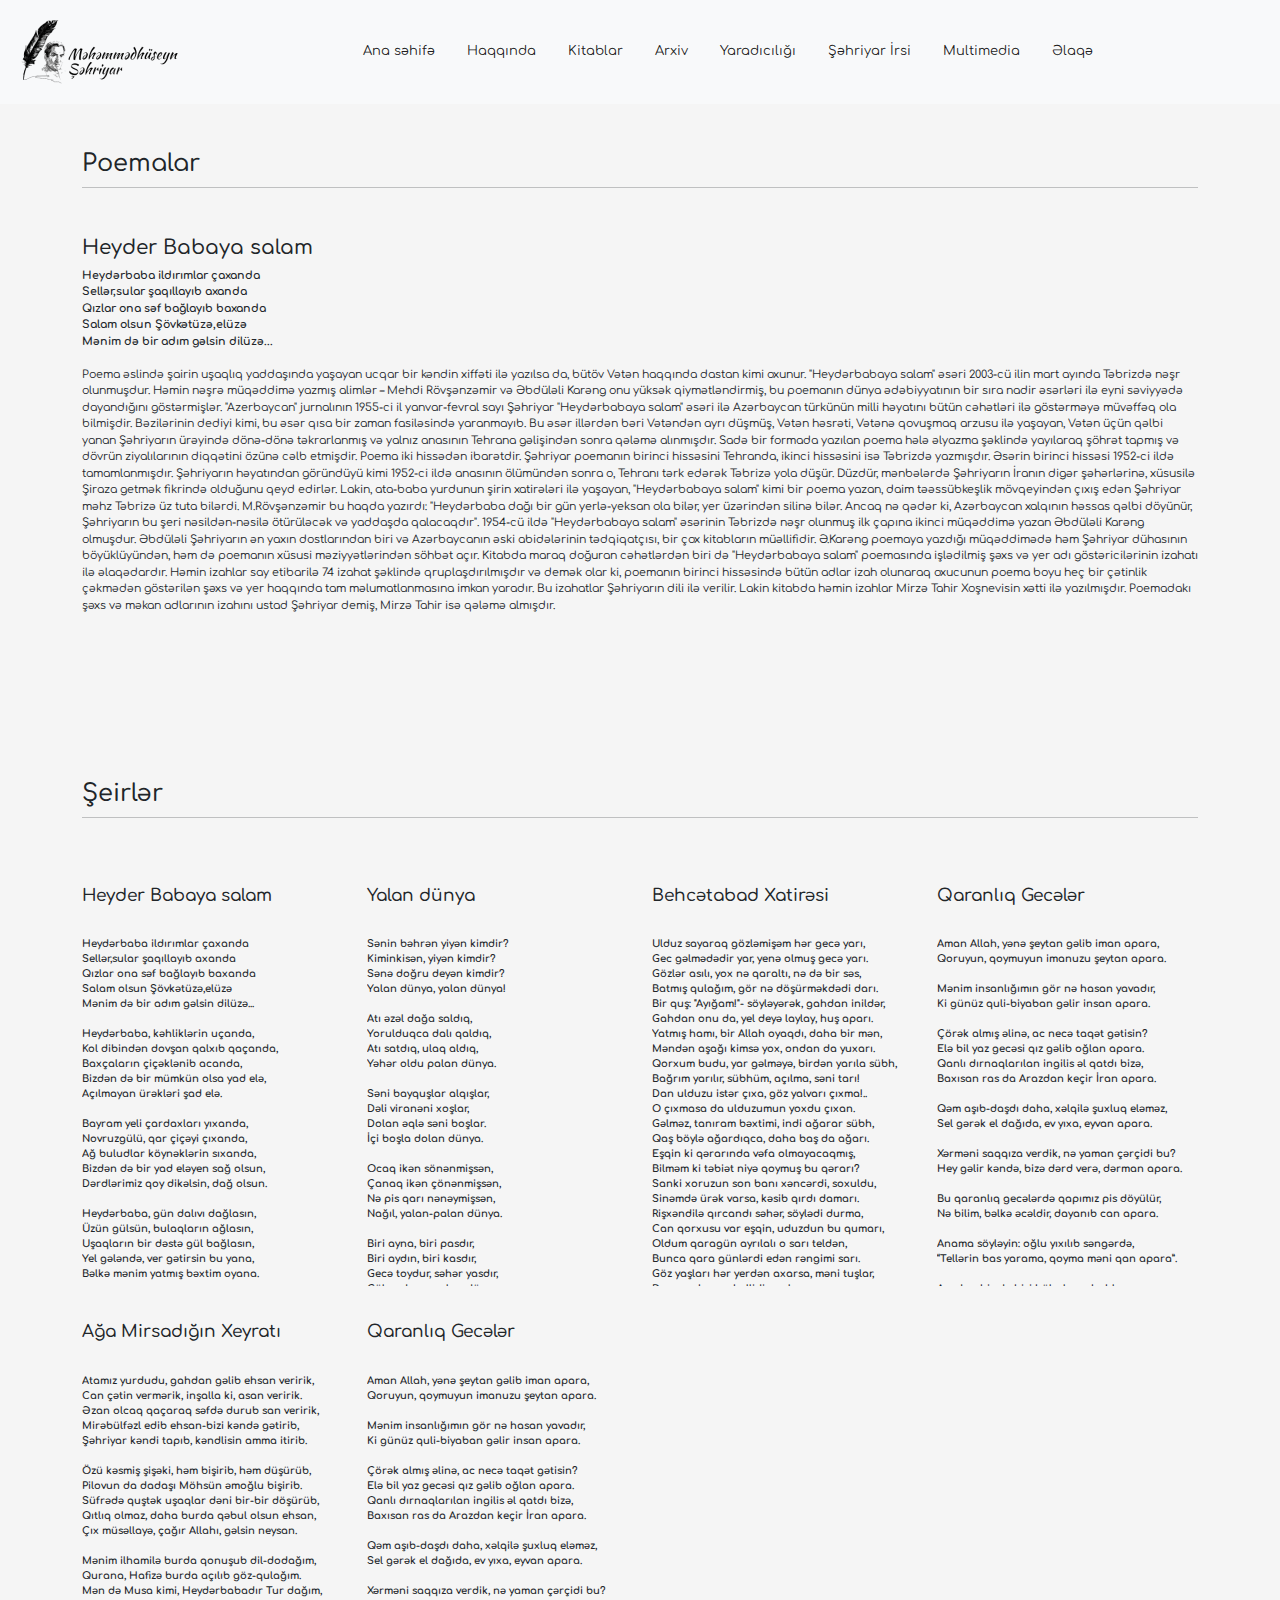
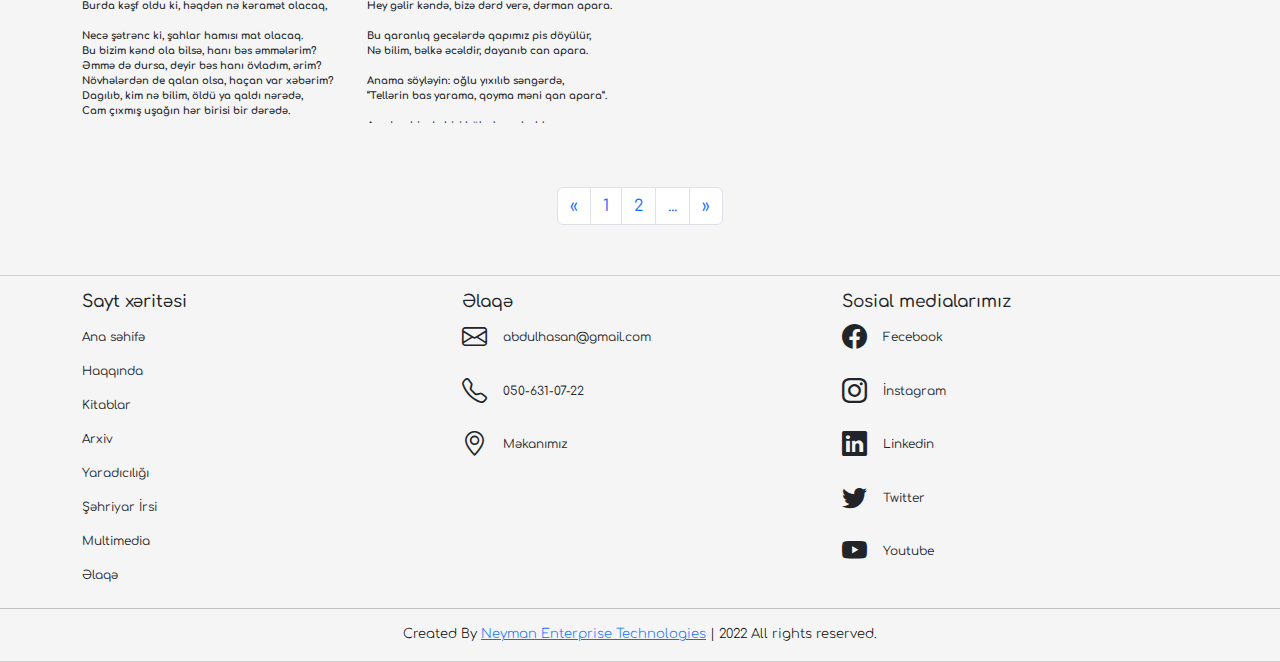
<file: all_project/creativity.html>
<!DOCTYPE html>
<html lang="en">

<head>
    <meta charset="UTF-8" />
    <meta http-equiv="X-UA-Compatible" content="IE=edge" />
    <meta name="viewport" content="width=device-width, initial-scale=1.0" />
    <title>Document</title>
    <!-- css -->
    <link rel="stylesheet" href="css/bootstrap.min.css" />
    <link rel="stylesheet" href="css/style.css">
    <link rel="stylesheet" href="css/footer.css">
    <link rel="stylesheet" href="https://cdn.jsdelivr.net/npm/bootstrap-icons@1.10.2/font/bootstrap-icons.css">
    <link rel="stylesheet" href="css/creativity.css">
</head>

<body>
    <header>
        <nav class="navbar navbar-expand-lg  bg-light">
            <div class="container-fluid">
                <a class="navbar-brand" href="index.html"><img src="img/logo/logo_header.png" alt=""></a>
                <button class="navbar-toggler" type="button" data-bs-toggle="collapse"
                    data-bs-target="#navbarSupportedContent" aria-controls="navbarSupportedContent"
                    aria-expanded="false" aria-label="Toggle navigation">
                    <span class="navbar-toggler-icon"></span>
                </button>
                <div class="collapse navbar-collapse" id="navbarSupportedContent">
                    <ul class="navbar-nav m-auto mb-2 mb-lg-0">
                        <li class="nav-item">
                            <a class="nav-link active me-3" aria-current="page" href="index.html">Ana səhifə</a>
                        </li>
                        <li class="nav-item">
                            <a class="nav-link active me-3" aria-current="page" href="about.html">Haqqında</a>
                        </li>
                        <li class="nav-item">
                            <a class="nav-link active me-3" aria-current="page" href="book.html">Kitablar</a>
                        </li>

                        <li class="nav-item">
                            <a class="nav-link active me-3" aria-current="page" href="archive.html">Arxiv</a>
                        </li>
                        <li class="nav-item">
                            <a class="nav-link active me-3" aria-current="page" href="creativity.html">Yaradıcılığı</a>
                        </li>
                        <li class="nav-item">
                            <a class="nav-link active me-3" aria-current="page" href="heritage.html">Şəhriyar İrsi</a>
                        </li>
                        <li class="nav-item">
                            <a class="nav-link active me-3" aria-current="page" href="multimedia.html">Multimedia</a>
                        </li>
                        <li class="nav-item">
                            <a class="nav-link active me-3" aria-current="page" href="contact.html">Əlaqə</a>
                        </li>
                    </ul>
                </div>
            </div>
        </nav>
    </header>
    <!-- img -->
    <!-- Poemalar -->
    <div class="section_poemalar">
        <div class="container">
            <h4 class="h1_poemalar">Poemalar</h4>
            <hr class="mt-2 mb-5">
            <div class="row">
                <div class="col-12">
                    <h1 class="poema_title">Heyder Babaya salam</h1>
                    <p class="poema_text">
                        <b>
                            Heydərbaba ildırımlar çaxanda <br>
                            Sellər,sular şaqıllayıb axanda <br>
                            Qızlar ona səf bağlayıb baxanda <br>
                            Salam olsun Şövkətüzə,elüzə <br>
                            Mənim də bir adım gəlsin dilüzə... <br>

                        </b>
                        <br>

                        Poema əslində şairin uşaqlıq yaddaşında yaşayan ucqar bir kəndin xiffəti ilə yazılsa da, bütöv
                        Vətən haqqında dastan kimi oxunur. "Heydərbabaya salam" əsəri 2003-cü ilin mart ayında Təbrizdə
                        nəşr olunmuşdur. Həmin nəşrə müqəddimə yazmış alimlər – Mehdi Rövşənzəmir və Əbdüləli Karəng onu
                        yüksək qiymətləndirmiş, bu poemanın dünya ədəbiyyatının bir sıra nadir əsərləri ilə eyni
                        səviyyədə dayandığını göstərmişlər.


                        "Azerbaycan" jurnalının 1955-ci il yanvar-fevral sayı
                        Şəhriyar "Heydərbabaya salam" əsəri ilə Azərbaycan türkünün milli həyatını bütün cəhətləri ilə
                        göstərməyə müvəffəq ola bilmişdir. Bəzilərinin dediyi kimi, bu əsər qısa bir zaman fasiləsində
                        yaranmayıb. Bu əsər illərdən bəri Vətəndən ayrı düşmüş, Vətən həsrəti, Vətənə qovuşmaq arzusu
                        ilə yaşayan, Vətən üçün qəlbi yanan Şəhriyarın ürəyində dönə-dönə təkrarlanmış və yalnız
                        anasının Tehrana gəlişindən sonra qələmə alınmışdır.

                        Sadə bir formada yazılan poema hələ əlyazma şəklində yayılaraq şöhrət tapmış və dövrün
                        ziyalılarının diqqətini özünə cəlb etmişdir. Poema iki hissədən ibarətdir. Şəhriyar poemanın
                        birinci hissəsini Tehranda, ikinci hissəsini isə Təbrizdə yazmışdır.

                        Əsərin birinci hissəsi 1952-ci ildə tamamlanmışdır. Şəhriyarın həyatından göründüyü kimi 1952-ci
                        ildə anasının ölümündən sonra o, Tehranı tərk edərək Təbrizə yola düşür. Düzdür, mənbələrdə
                        Şəhriyarın İranın digər şəhərlərinə, xüsusilə Şiraza getmək fikrində olduğunu qeyd edirlər.
                        Lakin, ata-baba yurdunun şirin xatirələri ilə yaşayan, "Heydərbabaya salam" kimi bir poema
                        yazan, daim təəssübkeşlik mövqeyindən çıxış edən Şəhriyar məhz Təbrizə üz tuta bilərdi.
                        M.Rövşənzəmir bu haqda yazırdı: "Heydərbaba dağı bir gün yerlə-yeksan ola bilər, yer üzərindən
                        silinə bilər. Ancaq nə qədər ki, Azərbaycan xalqının həssas qəlbi döyünür, Şəhriyarın bu şeri
                        nəsildən-nəsilə ötürüləcək və yaddaşda qalacaqdır".

                        1954-cü ildə "Heydərbabaya salam" əsərinin Təbrizdə nəşr olunmuş ilk çapına ikinci müqəddimə
                        yazan Əbdüləli Karəng olmuşdur. Əbdüləli Şəhriyarın ən yaxın dostlarından biri və Azərbaycanın
                        əski abidələrinin tədqiqatçısı, bir çox kitabların müəllifidir. Ə.Karəng poemaya yazdığı
                        müqəddimədə həm Şəhriyar dühasının böyüklüyündən, həm də poemanın xüsusi məziyyətlərindən söhbət
                        açır.

                        Kitabda maraq doğuran cəhətlərdən biri də "Heydərbabaya salam" poemasında işlədilmiş şəxs və yer
                        adı göstəricilərinin izahatı ilə əlaqədardır. Həmin izahlar say etibarilə 74 izahat şəklində
                        qruplaşdırılmışdır və demək olar ki, poemanın birinci hissəsində bütün adlar izah olunaraq
                        oxucunun poema boyu heç bir çətinlik çəkmədən göstərilən şəxs və yer haqqında tam
                        məlumatlanmasına imkan yaradır. Bu izahatlar Şəhriyarın dili ilə verilir. Lakin kitabda həmin
                        izahlar Mirzə Tahir Xoşnevisin xətti ilə yazılmışdır. Poemadakı şəxs və məkan adlarının izahını
                        ustad Şəhriyar demiş, Mirzə Tahir isə qələmə almışdır.
                    </p>
                </div>
            </div>
        </div>
    </div>

    <!-- Şeirlər  -->


    <div class="section_poemalar">
        <div class="container">
            <h4 class="h1_poemalar">Şeirlər</h4>
            <hr class="mt-2 mb-5">
            <div class="row">
                <div class="col-lg-3 col-sm-6 col-md-4 col-xs-6 col-12 ">
                    <h1 class="seir_title">Heyder Babaya salam</h1>
                    <p class="seir_text">
                        <b>
                            Heydərbaba ildırımlar çaxanda <br>
                            Sellər,sular şaqıllayıb axanda <br>
                            Qızlar ona səf bağlayıb baxanda <br>
                            Salam olsun Şövkətüzə,elüzə <br>
                            Mənim də bir adım gəlsin dilüzə... <br>
                            <br>

                            Heydərbaba, kəhliklərin uçanda, <br>
                            Kol dibindən dovşan qalxıb qaçanda, <br>
                            Baxçaların çiçəklənib acanda, <br>
                            Bizdən də bir mümkün olsa yad elə, <br>
                            Açılmayan ürəkləri şad elə. <br>
                            <br>
                            Bayram yeli çardaxları yıxanda, <br>
                            Novruzgülü, qar çiçəyi çıxanda, <br>
                            Ağ buludlar köynəklərin sıxanda, <br>
                            Bizdən də bir yad eləyen sağ olsun, <br>
                            Dərdlərimiz qoy dikəlsin, dağ olsun. <br>
                            <br>
                            Heydərbaba, gün dalıvı dağlasın, <br>
                            Üzün gülsün, bulaqların ağlasın, <br>
                            Uşaqların bir dəstə gül bağlasın, <br>
                            Yel gələndə, ver gətirsin bu yana, <br>
                            Bəlkə mənim yatmış bəxtim oyana. <br> <br>
                            Heydərbaba, sənin üzün ağ olsun, <br>
                            Dörd bir yanın bulaq olsun, bağ olsun, <br>
                            Bizdən sora sənin başın sağ olsun, <br>
                            Dünya qəzəv-qədər, ölüm-itimdi, <br>
                            Dünya boyu oğulsuzdu, yetimdi. <br>



                        </b>
                    </p>
                </div>
                <div class="col-lg-3 col-sm-6 col-md-4 col-xs-6 col-12">
                    <h1 class="seir_title">Yalan dünya </h1>
                    <p class="seir_text">
                        <b>
                            Sənin bəhrən yiyən kimdir? <br>
                            Kiminkisən, yiyən kimdir? <br>
                            Sənə doğru deyən kimdir? <br>
                            Yalan dünya, yalan dünya! <br><br>

                            Atı əzəl dağa saldıq, <br>
                            Yorulduqca dalı qaldıq,<br>
                            Atı satdıq, ulaq aldıq,<br>
                            Yəhər oldu palan dünya.<br>
                            <br>
                            Səni bayquşlar alqışlar,<br>
                            Dəli viranəni xoşlar,<br>
                            Dolan əqlə səni boşlar.<br>
                            İçi boşla dolan dünya.<br>
                            <br>
                            Ocaq ikən sönənmişsən,<br>
                            Çanaq ikən çönənmişsən,<br>
                            Nə pis qarı nənəymişsən,<br>
                            Nağıl, yalan-palan dünya.<br>
                            <br>
                            Biri ayna, biri pasdır,<br>
                            Biri aydın, biri kasdır,<br>
                            Gecə toydur, səhər yasdır,<br>
                            Gül açdıqca solan dünya.<br>

                            İgidlərin başın yiyən, <br>
                            Qocalar bozbaşın yiyən, <br>
                            Qəbirlərin daşın yiyən, <br>
                            Özü yenə qalan dünya. <br>
                            <br>
                            Yaman qurqu, yığılaydın, <br>
                            Tufanlarda boğulaydın, <br>
                            Nolaydı bir dağılaydın, <br>
                            Bizi dərdə salan dünya. <br>



                        </b>
                    </p>
                </div>
                <div class="col-lg-3 col-sm-6 col-md-4 col-xs-6 col-12">
                    <h1 class="seir_title">Behcətabad Xatirəsi</h1>
                    <p class="seir_text">
                        <b>
                            Ulduz sayaraq gözləmişəm hər gecə yarı,<br>
                            Gec gəlmədədir yar, yenə olmuş gecə yarı. <br>
                            Gözlər asılı, yox nə qaraltı, nə də bir səs,<br>
                            Batmış qulağım, gör nə döşürməkdədi darı. <br>
                            Bir quş: "Ayığam!"- söyləyərək, gahdan inildər, <br>
                            Gahdan onu da, yel deyə laylay, huş aparı. <br>
                            Yatmış hamı, bir Allah oyaqdı, daha bir mən, <br>
                            Məndən aşağı kimsə yox, ondan da yuxarı. <br>
                            Qorxum budu, yar gəlməyə, birdən yarıla sübh, <br>
                            Bağrım yarılır, sübhüm, açılma, səni tarı! <br>
                            Dan ulduzu istər çıxa, göz yalvarı çıxma!.. <br>
                            O çıxmasa da ulduzumun yoxdu çıxan. <br>
                            Gəlməz, tanıram bəxtimi, indi ağarar sübh, <br>
                            Qaş böylə ağardıqca, daha baş da ağarı. <br>
                            Eşqin ki qərarında vəfa olmayacaqmış, <br>
                            Bilməm ki təbiət niyə qoymuş bu qərarı? <br>
                            Sanki xoruzun son banı xəncərdi, soxuldu, <br>
                            Sinəmdə ürək varsa, kəsib qırdı damarı. <br>
                            Rişxəndilə qırcandı səhər, söylədi durma, <br>
                            Can qorxusu var eşqin, uduzdun bu qumarı, <br>
                            Oldum qaragün ayrılalı o sarı teldən, <br>
                            Bunca qara günlərdi edən rəngimi sarı. <br>
                            Göz yaşları hər yerdən axarsa, məni tuşlar, <br>
                            Dəryaya baxar, bəllidi, çayların axarı. <br>
                            Əzbəs məni yapraq kimi hicranla saraldıb, <br>
                            Baxsan üzünə, sanki qızılgüldi qızarı. <br>
                            Mehrabi-şəfəqdə özümü səcdədə gördüm, <br>
                            Qan içrə qəmim yox, üzüm olsun sənə sarı. <br>
                            Eşqi var idi Şəhriyarın güllü-çiçəkli, <br>
                            Əfsus ki,qəza vurdu, xəzan oldu baharı. <br>


                        </b>
                    </p>
                </div>
                <div class="col-lg-3 col-sm-6 col-md-4 col-xs-6 col-12">
                    <h1 class="seir_title">Qaranlıq Gecələr</h1>
                    <p class="seir_text">
                        <b>
                            Aman Allah, yənə şeytan gəlib iman apara, <br>
                            Qoruyun, qoymuyun imanuzu şeytan apara. <br> <br>
                            Mənim insanlığımın gör nə hasan yavadır, <br>
                            Ki günüz quli-biyaban gəlir insan apara. <br> <br>
                            Çörək almış əlinə, ac necə taqət gətisin? <br>
                            Elə bil yaz gecəsi qız gəlib oğlan apara. <br>
                            Qanlı dırnaqlarılan ingilis əl qatdı bizə, <br>
                            Baxısan ras da Arazdan keçir İran apara. <br> <br>
                            Qəm aşıb-daşdı daha, xəlqilə şuxluq eləməz, <br>
                            Sel gərək el dağıda, ev yıxa, eyvan apara. <br> <br>
                            Xərməni saqqıza verdik, nə yaman çərçidi bu? <br>
                            Hey gəlir kəndə, bizə dərd verə, dərman apara. <br> <br>
                            Bu qaranlıq gecələrdə qapımız pis döyülür, <br>
                            Nə bilim, bəlkə əcəldir, dayanıb can apara. <br> <br>
                            Anama söyləyin: oğlu yıxılıb səngərdə, <br>
                            “Tellərin bas yarama, qoyma məni qan apara”. <br> <br>
                            Aradan bir də bizi bölsələr ərbablarımız, <br>
                            Qorxuram qoymıyalar Təbrizi Tehran apara. <br> <br>
                            Qara tufan ki, dəxi xəlqə şuluxluq eləməz, <br>
                            Sel gərək el dağıda, ev yıxa, eyvan apara. <br> <br>
                            Səliqəli oğru vilayətdə çoxalmış olsa, <br>
                            Şəhriyardan da gərək bir dolu divan apara. <br>

                        </b>
                    </p>
                </div>

                <!-- alt -->

                <div class="col-lg-3 col-sm-6 col-md-4 col- col-12">
                    <h1 class="seir_title">Ağa Mirsadığın Xeyratı</h1>
                    <p class="seir_text">
                        <b>
                            Atamız yurdudu, gahdan gəlib ehsan veririk, <br>
                            Can çətin vermərik, inşalla ki, asan veririk.<br>
                            Əzan olcaq qaçaraq səfdə durub san veririk,<br>
                            Mirəbülfəzl edib ehsan-bizi kəndə gətirib,<br>
                            Şəhriyar kəndi tapıb, kəndlisin amma itirib. <br> <br>
                            Özü kəsmiş şişəki, həm bişirib, həm düşürüb, <br>
                            Pilovun da dadaşı Möhsün əmoğlu bişirib.<br>
                            Süfrədə quştək uşaqlar dəni bir-bir döşürüb,<br>
                            Qıtlıq olmaz, daha burda qəbul olsun ehsan,<br>
                            Çıx müsəllayə, çağır Allahı, gəlsin neysan.<br> <br>



                            Mənim ilhamilə burda qonuşub dil-dodağım,<br>
                            Qurana, Hafizə burda açılıb göz-qulağım. <br>
                            Mən də Musa kimi, Heydərbabadır Tur dağım, <br>
                            Burda kəşf oldu ki, həqdən nə kəramət olacaq, <br> <br>
                            Necə şətrənc ki, şahlar hamısı mat olacaq. <br>
                            Bu bizim kənd ola bilsə, hanı bəs əmmələrim? <br>
                            Əmmə də dursa, deyir bəs hanı övladım, ərim? <br>
                            Növhələrdən de qalan olsa, haçan var xəbərim? <br>
                            Dagılıb, kim nə bilim, öldü ya qaldı nərədə, <br>
                            Cam çıxmış uşağın hər birisi bir dərədə. <br> <br>
                            Bir Zivər əmqızının oğlu Hacı Müctəba var, <br>
                            Hac Sadıqlı deyilən bir Hacəlu Əliağa var, <br>
                            Bir də Mirzəmmədin oğlu hələlik baxçada var, <br>
                            Qocalıb, amma yenə bir "Qarabağı" oxudu, <br>
                            Qarılartək teşisin bir əyirib, bir toxudu. <br><br>
                            Hanı Moll İbrahimin dərsi, hanı tay-tuşlar? <br>
                            Şeyxülislam hanı, yurdunda oxur bayquşlar! <br>
                            Kim deyirdi ki, müsəlman qavi-yer alqışlar? <br>
                            Babiyə, bolşevikə gör nə giriftar olduq, <br>
                            Bələşib hər nəcisə, gör nece murdar olduq! <br><br>
                            Qələlər darbadağın, sərbaz ölüb, səngəri boş, <br>
                            Dirilərdən də dəxi yağ əriyibdir, dəri boş. <br>
                            Şəhriyar kəndə gəlib, kənd uşağının yeri boş, <br>
                            Biz görənlər hamı getmiş, hamı itmiş-batmış, <br>
                            Hamısı işləyib, axırda yorulmuş, yatmış. <br><br>
                            Kimdi məntək bağıranlar səsinə səs versin, <br>
                            Dünya bizlə atışır, kimdi atış bəs versin? <br>
                            Gərək Allah verə, olmaz bunu hər kəs versin. <br>
                            Hamı getmiş, dəxi ol qafilədən bir kəs yox, <br>
                            Zınqırovlar da düşüb vəlvələdən, bir səs yox. <br>


                        </b>
                    </p>
                </div>
                <div class="col-lg-3 col-sm-6 col-md-4 col- col-12">
                    <h1 class="seir_title">Qaranlıq Gecələr</h1>
                    <p class="seir_text">
                        <b>
                            Aman Allah, yənə şeytan gəlib iman apara, <br>
                            Qoruyun, qoymuyun imanuzu şeytan apara. <br> <br>
                            Mənim insanlığımın gör nə hasan yavadır, <br>
                            Ki günüz quli-biyaban gəlir insan apara. <br> <br>
                            Çörək almış əlinə, ac necə taqət gətisin? <br>
                            Elə bil yaz gecəsi qız gəlib oğlan apara. <br>
                            Qanlı dırnaqlarılan ingilis əl qatdı bizə, <br>
                            Baxısan ras da Arazdan keçir İran apara. <br> <br>
                            Qəm aşıb-daşdı daha, xəlqilə şuxluq eləməz, <br>
                            Sel gərək el dağıda, ev yıxa, eyvan apara. <br> <br>
                            Xərməni saqqıza verdik, nə yaman çərçidi bu? <br>
                            Hey gəlir kəndə, bizə dərd verə, dərman apara. <br> <br>
                            Bu qaranlıq gecələrdə qapımız pis döyülür, <br>
                            Nə bilim, bəlkə əcəldir, dayanıb can apara. <br> <br>
                            Anama söyləyin: oğlu yıxılıb səngərdə, <br>
                            “Tellərin bas yarama, qoyma məni qan apara”. <br> <br>
                            Aradan bir də bizi bölsələr ərbablarımız, <br>
                            Qorxuram qoymıyalar Təbrizi Tehran apara. <br> <br>
                            Qara tufan ki, dəxi xəlqə şuluxluq eləməz, <br>
                            Sel gərək el dağıda, ev yıxa, eyvan apara. <br> <br>
                            Səliqəli oğru vilayətdə çoxalmış olsa, <br>
                            Şəhriyardan da gərək bir dolu divan apara. <br>

                        </b>
                    </p>
                </div>

                <nav aria-label="Page navigation example" class="mt-5  m-auto d-flex">
                    <ul class="pagination m-auto">
                      <li class="page-item">
                        <a class="page-link" href="#" aria-label="Previous">
                          <span aria-hidden="true">&laquo;</span>
                        </a>
                      </li>
                      <li class="page-item"><a class="page-link" href="#">1</a></li>
                      <li class="page-item"><a class="page-link" href="#">2</a></li>
                      <li class="page-item"><a class="page-link" href="#">...</a></li>
                      <li class="page-item">
                        <a class="page-link" href="#" aria-label="Next">
                          <span aria-hidden="true">&raquo;</span>
                        </a>
                      </li>
                    </ul>
                  </nav>
            </div>
        </div>
    </div>



    <!-- footer -->
    <footer class="footer_section">
        <div class="container">
            <div class="row  mt-3">

                <div class="col-md-4 col-sm-6 col-xs-12">
                    <div class="margin_center">
                        <h1 class="first_h1">Sayt xəritəsi</h1>
                        <div class="nav_footer mt-2">
                            <ul class="navbar-nav ">
                                <li class="nav-item">
                                    <a class="nav-link  me-3" aria-current="page" href="index.html">Ana səhifə</a>
                                </li>
                                <li class="nav-item">
                                    <a class="nav-link  me-3" aria-current="page" href="about.html">Haqqında</a>
                                </li>
                                <li class="nav-item">
                                    <a class="nav-link  me-3" aria-current="page" href="book.html">Kitablar</a>
                                </li>

                                <li class="nav-item">
                                    <a class="nav-link  me-3" aria-current="page" href="archive.html">Arxiv</a>
                                </li>
                                <li class="nav-item">
                                    <a class="nav-link  me-3" aria-current="page"
                                        href="creativity.html">Yaradıcılığı</a>
                                </li>
                                <li class="nav-item">
                                    <a class="nav-link  me-3" aria-current="page" href="heritage.html">Şəhriyar İrsi</a>
                                </li>
                                <li class="nav-item">
                                    <a class="nav-link  me-3" aria-current="page" href="multimedia.html">Multimedia</a>
                                </li>
                                <li class="nav-item">
                                    <a class="nav-link  me-3" aria-current="page" href="contact.html">Əlaqə</a>
                                </li>
                            </ul>
                        </div>
                    </div>

                </div>
                <div class="col-md-4 col-sm-6 col-xs-12">
                    <div class="margin_center">
                        <h1 class="first_h1">Əlaqə</h1>
                        <ul class="navbar-nav mt-2">
                            <li class="nav-item ">
                                <p class="d-flex "><i class="bi bi-envelope"></i><a class="nav-link  mx-3"
                                        aria-current="page" href="">
                                        abdulhasan@gmail.com</a></p>
                            </li>
                            <li class="nav-item ">
                                <p class="d-flex "><i class="bi bi-telephone"></i><a class="nav-link  mx-3"
                                        aria-current="page" href="">
                                        050-631-07-22</a></p>
                            </li>
                            <li class="nav-item ">
                                <p class="d-flex "><i class="bi bi-geo-alt"></i><a class="nav-link  mx-3"
                                        aria-current="page" href="">
                                        Məkanımız</a></p>
                            </li>
                        </ul>
                    </div>

                </div>
                <div class="col-md-4 col-sm-6 col-xs-12">
                    <div class="margin_center">
                        <h1 class="first_h1">Sosial medialarımız</h1>
                        <ul class="navbar-nav mt-2">
                            <li class="nav-item ">
                                <p class="d-flex "><i class="bi bi-facebook"></i><a class="nav-link  mx-3"
                                        aria-current="page" href="http://127.0.0.1:5501/about.html">
                                        Fecebook</a></p>
                            </li>
                            <li class="nav-item ">
                                <p class="d-flex "><i class="bi bi-instagram"></i><a class="nav-link  mx-3"
                                        aria-current="page" href="">İnstagram</a></p>
                            </li>
                            <li class="nav-item ">
                                <p class="d-flex "><i class="bi bi-linkedin"></i><a class="nav-link  mx-3"
                                        aria-current="page" href="">
                                        Linkedin</a></p>
                            </li>
                            <li class="nav-item ">
                                <p class="d-flex "><i class="bi bi-twitter"></i><a class="nav-link  mx-3"
                                        aria-current="page" href="">
                                        Twitter</a></p>
                            </li>
                            <li class="nav-item ">
                                <p class="d-flex "><i class="bi bi-youtube"></i><a class="nav-link  mx-3"
                                        aria-current="page" href="">
                                        Youtube</a></p>
                            </li>


                        </ul>
                    </div>

                </div>
            </div>
        </div>
        <hr>

        <p class="footer_alt">
            <span class="">Created By <a href="https://www.neymantech.com">Neyman Enterprise Technologies</a> | </span>
            <span class="far fa-copyright"></span><span> 2022 All rights reserved.</span>
        </p>
    </footer>

    <!-- js -->
    <script src="js/app.js"></script>

    <script src="js/bootstrap.bundle.min.js"></script>
</body>

</html>
</file>
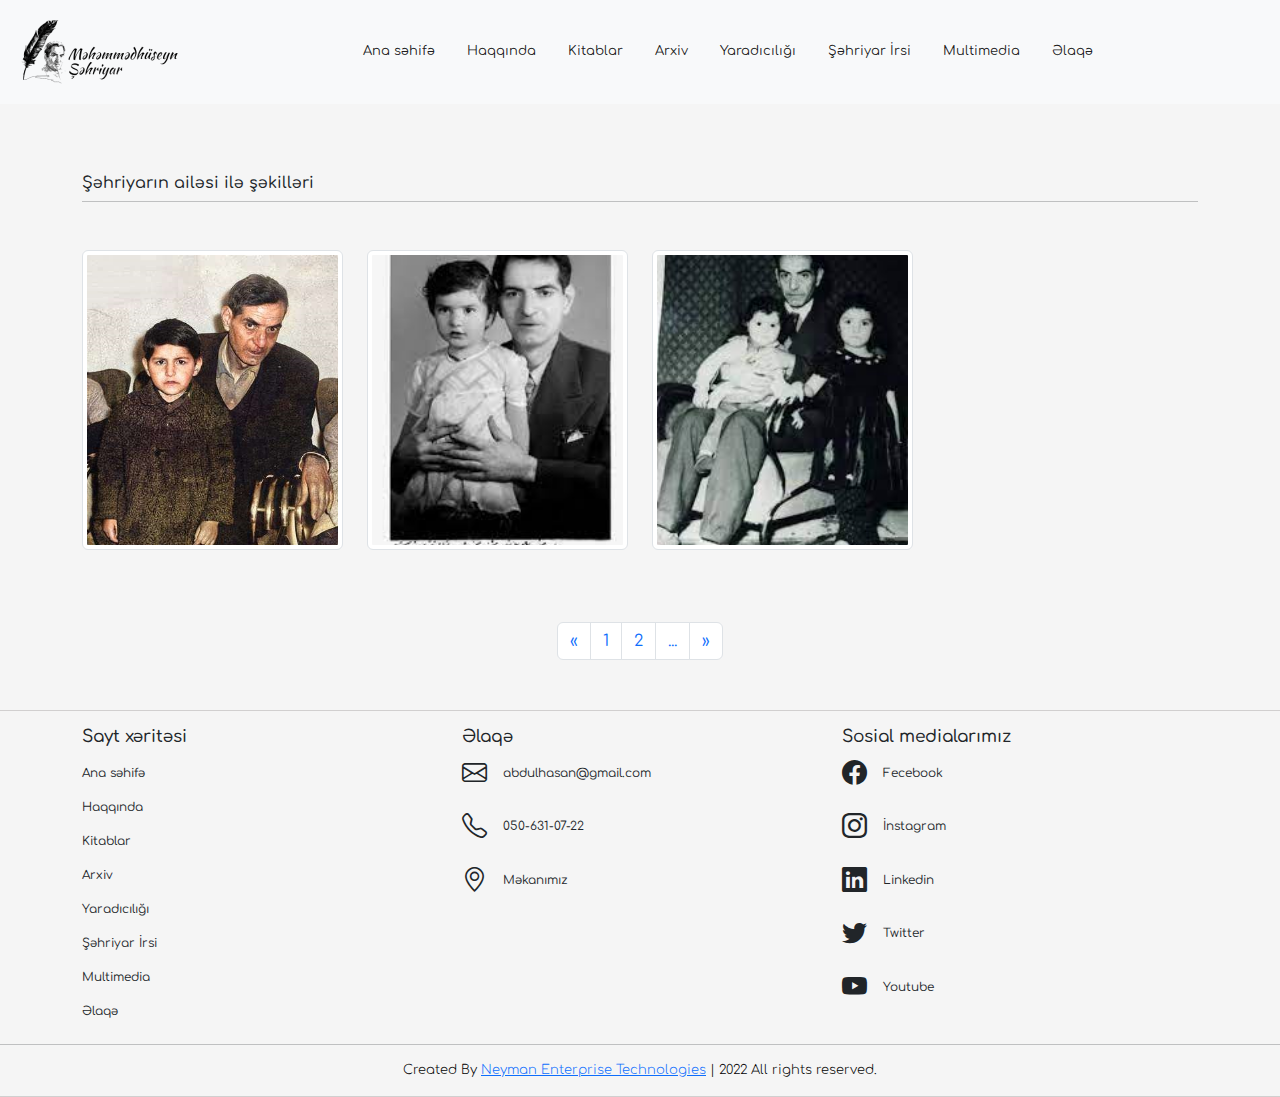
<file: all_project/heritage.html>
<!DOCTYPE html>
<html lang="en">

<head>
  <meta charset="UTF-8" />
  <meta http-equiv="X-UA-Compatible" content="IE=edge" />
  <meta name="viewport" content="width=device-width, initial-scale=1.0" />
  <title>Document</title>
  <!-- css -->
  <link rel="stylesheet" href="css/bootstrap.min.css" />
  <link rel="stylesheet" href="css/style.css">
  <link rel="stylesheet" href="css/footer.css">
  <link rel="stylesheet" href="https://cdn.jsdelivr.net/npm/bootstrap-icons@1.10.2/font/bootstrap-icons.css">
<link rel="stylesheet" href="css/heritag.css">
<!-- <script src="//cdnjs.cloudflare.com/ajax/libs/jquery/3.2.1/jquery.min.js"></script> -->

</head>

<body>
    <header>
        <nav class="navbar navbar-expand-lg  bg-light">
          <div class="container-fluid">
            <a class="navbar-brand" href="index.html"><img src="img/logo/logo_header.png" alt=""></a>
            <button class="navbar-toggler" type="button" data-bs-toggle="collapse" data-bs-target="#navbarSupportedContent"
              aria-controls="navbarSupportedContent" aria-expanded="false" aria-label="Toggle navigation">
              <span class="navbar-toggler-icon"></span>
            </button>
            <div class="collapse navbar-collapse" id="navbarSupportedContent">
              <ul class="navbar-nav m-auto mb-2 mb-lg-0">
                <li class="nav-item">
                  <a class="nav-link active me-3" aria-current="page" href="index.html">Ana səhifə</a>
                </li>
                <li class="nav-item">
                  <a class="nav-link active me-3" aria-current="page" href="about.html">Haqqında</a>
                </li>
                <li class="nav-item">
                  <a class="nav-link active me-3" aria-current="page" href="book.html">Kitablar</a>
                </li>
    
                <li class="nav-item">
                  <a class="nav-link active me-3" aria-current="page" href="archive.html">Arxiv</a>
                </li>
                <li class="nav-item">
                  <a class="nav-link active me-3" aria-current="page" href="creativity.html">Yaradıcılığı</a>
                </li>
                <li class="nav-item">
                  <a class="nav-link active me-3" aria-current="page" href="heritage.html">Şəhriyar İrsi</a>
                </li>
                <li class="nav-item">
                  <a class="nav-link active me-3" aria-current="page" href="multimedia.html">Multimedia</a>
                </li>
                <li class="nav-item">
                  <a class="nav-link active me-3" aria-current="page" href="contact.html">Əlaqə</a>
                </li>
              </ul>
            </div>
          </div>
        </nav>
      </header>
  <!-- img -->
<!-- Poemalar -->
<div class="section_heritag">
  
        <div class="container">

          <h6 class=" text-center text-lg-start mt-4 mb-0">Şəhriyarın ailəsi ilə şəkilləri</h6>
        
          <hr class="mt-2 mb-5">
        
          <div class="row text-center text-lg-start">
        
            <div class="col-lg-3 col-md-4 col-sm-6">
              <a href="#" class="d-block mb-4 h-100">
                <img class="img-fluid img-thumbnail img-size" src="img/heritag/ovladlari_sehriyar.jpg" alt="">
              </a>
            </div>
            <div class="col-lg-3 col-md-4 col-sm-6">
              <a href="#" class="d-block mb-4 h-100">
                <img class="img-fluid img-thumbnail img-size" src="img/heritag/ovladi2.jpeg" alt="">
              </a>
            </div>
            <div class="col-lg-3 col-md-4 col-sm-6">
              <a href="#" class="d-block mb-4 h-100">
                <img class="img-fluid img-thumbnail img-size" src="img/heritag/ailesi.jpeg" alt="">
              </a>
            </div>
            <nav aria-label="Page navigation example" class="mt-5  m-auto d-flex">
              <ul class="pagination m-auto">
                <li class="page-item">
                  <a class="page-link" href="#" aria-label="Previous">
                    <span aria-hidden="true">&laquo;</span>
                  </a>
                </li>
                <li class="page-item"><a class="page-link" href="#">1</a></li>
                <li class="page-item"><a class="page-link" href="#">2</a></li>
                <li class="page-item"><a class="page-link" href="#">...</a></li>
                <li class="page-item">
                  <a class="page-link" href="#" aria-label="Next">
                    <span aria-hidden="true">&raquo;</span>
                  </a>
                </li>
              </ul>
            </nav>
          </div>
        
        </div>
      
</div>




  <!-- footer -->
    <footer class="footer_section">
      <div class="container">
        <div class="row  mt-3">
  
          <div class="col-md-4 col-sm-6 col-xs-12">
            <div class="margin_center">
              <h1 class="first_h1">Sayt xəritəsi</h1>
              <div class="nav_footer mt-2">
                <ul class="navbar-nav ">
                  <li class="nav-item">
                    <a class="nav-link  me-3" aria-current="page" href="index.html">Ana səhifə</a>
                  </li>
                  <li class="nav-item">
                    <a class="nav-link  me-3" aria-current="page" href="about.html">Haqqında</a>
                  </li>
                  <li class="nav-item">
                    <a class="nav-link  me-3" aria-current="page" href="book.html">Kitablar</a>
                  </li>
  
                  <li class="nav-item">
                    <a class="nav-link  me-3" aria-current="page" href="archive.html">Arxiv</a>
                  </li>
                  <li class="nav-item">
                    <a class="nav-link  me-3" aria-current="page" href="creativity.html">Yaradıcılığı</a>
                  </li>
                  <li class="nav-item">
                    <a class="nav-link  me-3" aria-current="page" href="heritage.html">Şəhriyar İrsi</a>
                  </li>
                  <li class="nav-item">
                    <a class="nav-link  me-3" aria-current="page" href="multimedia.html">Multimedia</a>
                  </li>
                  <li class="nav-item">
                    <a class="nav-link  me-3" aria-current="page" href="contact.html">Əlaqə</a>
                  </li>
                </ul>
              </div>
            </div>
  
          </div>
          <div class="col-md-4 col-sm-6 col-xs-12">
            <div class="margin_center">
              <h1 class="first_h1">Əlaqə</h1>
              <ul class="navbar-nav mt-2">
                <li class="nav-item ">
                  <p class="d-flex "><i class="bi bi-envelope"></i><a class="nav-link  mx-3" aria-current="page" href="">
                      abdulhasan@gmail.com</a></p>
                </li>
                <li class="nav-item ">
                  <p class="d-flex "><i class="bi bi-telephone"></i><a class="nav-link  mx-3" aria-current="page" href="">
                      050-631-07-22</a></p>
                </li>
                <li class="nav-item ">
                  <p class="d-flex "><i class="bi bi-geo-alt"></i><a class="nav-link  mx-3" aria-current="page" href="">
                      Məkanımız</a></p>
                </li>
              </ul>
            </div>
  
          </div>
          <div class="col-md-4 col-sm-6 col-xs-12">
            <div class="margin_center">
              <h1 class="first_h1">Sosial medialarımız</h1>
              <ul class="navbar-nav mt-2">
                <li class="nav-item ">
                  <p class="d-flex "><i class="bi bi-facebook"></i><a class="nav-link  mx-3" aria-current="page"
                      href="http://127.0.0.1:5501/about.html">
                      Fecebook</a></p>
                </li>
                <li class="nav-item ">
                  <p class="d-flex "><i class="bi bi-instagram"></i><a class="nav-link  mx-3" aria-current="page"
                      href="">İnstagram</a></p>
                </li>
                <li class="nav-item ">
                  <p class="d-flex "><i class="bi bi-linkedin"></i><a class="nav-link  mx-3" aria-current="page" href="">
                      Linkedin</a></p>
                </li>
                <li class="nav-item ">
                  <p class="d-flex "><i class="bi bi-twitter"></i><a class="nav-link  mx-3" aria-current="page" href="">
                      Twitter</a></p>
                </li>
                <li class="nav-item ">
                  <p class="d-flex "><i class="bi bi-youtube"></i><a class="nav-link  mx-3" aria-current="page" href="">
                      Youtube</a></p>
                </li>
  
  
              </ul>
            </div>
  
          </div>
        </div>
      </div>
      <hr>
      
      <p class="footer_alt"> 
        <span class="">Created By <a href="https://www.neymantech.com">Neyman Enterprise Technologies</a> | </span>
        <span class="far fa-copyright"></span><span> 2022 All rights reserved.</span>
      </p>
    </footer>
  
  <!-- js -->
  <script src="js/bootstrap.bundle.min.js"></script>

  <script src="js/app.js"></script>

</body>

</html>
</file>
<file: css/style.css>
@import url('https://fonts.googleapis.com/css2?family=Comfortaa&display=swap');

* {
    margin: 0;
    padding: 0;
    box-sizing: border-box;
    font-family: 'Comfortaa', cursive;


}
.card a{
    text-decoration: none;
    background: #c8c6ff;
    padding: 3px 10px;
    border-radius: 4px;
    color: #000;
    box-shadow: 0px 2px 10px rgb(0 0 0 / 5%);
    width: 100%;
    display: block;
    font-size: 14px;
    text-align: center;
}
.card-img, .card-img-bottom, .card-img-top {
    height: 260px;
    object-fit: cover;
}
body{
    background-color: #F5F5F5;
    width: 100%;
    height: 100vh;
}
nav .navbar{
    box-shadow: 0px 2px 10px rgba(0,0,0,0.08);
}
.home {
    background-color: #F5F5F5;
}
.section_poemalar_home{
    padding-top: 80px;
}
.home_img {
    margin: auto;
    width: 100%;
    height: 455px;

    background-position: center center !important;
    background-repeat: no-repeat !important;
    background-size: cover !important;
    background: url(../img/sehriyar.png);
    /* filter: drop-shadow(0px 5px 5px rgba(0, 0, 0, 0.25)); */
    border-radius: 8.57954px;
}
.padding_top{
    padding-top: 50px;
}
/* 
.home_div_img {
    margin-bottom: 8rem;
} */
/* 
.home .home_div .home_h1 {
    font-size: 3em;
} */

/* .margin_top {
    margin-top: 140px !important;
} */

.home .home_div .home_p {
    font-size: 1em;
    margin-top: 30px !important;
    /* text-align: center; */
    font-style: normal;
    font-weight: 400;
    font-size: 17px;
    line-height: 29px;
    color: #362F2F;
}

header .nav-link{
    font-size: 13px;
}
.img_read {
    background: url(../img/şehriyar_best_read.png);
    border-radius: 50px;
    width: 400px;
    height: 480px;

}

.text_img_line {
    width: 275px;
}


/* -------------------------------------------------about.html-------------------------------------------*/

.div_about_img {
    width: 100%;

}

.img_about {
    border-radius: 10px;
    display: block;
    margin: auto;
    width: 70%;

    height: 60vh;

}

.about_section{
    padding-top: 110px !important;
}
.strong_about {
    margin-top: 20px;
    max-width: 600px;
    font-size: 11px !important;
}
/* custom scroll bar */
::-webkit-scrollbar {
    width: 15px;
}
::-webkit-scrollbar-track {
    background: #F5F5F5;
}
::-webkit-scrollbar-thumb {
    border: 3.5px solid #F5F5F5;
    border-radius: 5px;
    background: #888;
}
/* sticky navbar */
.navbar{
    position: fixed;
    width: 100%;
    z-index: 2;
    transition: all 0.3s ease;
}
nav.sticky {
    transition: 0.5s ease !important;
    padding: 8px 20px !important;
  }
/* book_section */
/* .book_section{
    margin-top: 100px;
} */
/* Poemalar */

/* arxiv */
.img-size{
    height: 300px; width: 400px;
    object-fit: cover;

}
.img_size{
    height: 100%; width: 100%;
    object-fit: cover;

}
/* contact */
.section_contact{
    padding-top: 150px;
}
.bg_contact{
    background: #f4f4f4;
    padding: 30px;
    border-radius: 10px;
}
/* Responsiv hisse */
@media only screen and (max-width: 768px) {

    
    .home .home_div .home_h1 {
        font-size: 2em;
    }
    .home .home_div .home_p {
       
        font-size: 12px;
      
    
  }

.footer_alt {

    font-size: 11px;
}
}

@media only screen and (max-width: 500px) {

    
    .home .home_div .home_h1 {
        font-size: 1.6em;
    }
    .home .home_div .home_p {
       
        font-size: 10px;
      
    
  }
  .padding_top{
    padding-top: 150px;
}
  .footer_alt {

    font-size: 10px;
}

}
</file>
<file: css/footer.css>
.footer_section {
    margin-top: 50px;
    border-top: 1px solid #d1cfcf;
    border-bottom: 1px solid #d1cfcf
}

.first_h1 {
    font-size: 17px;
}


.footer_alt {
    text-decoration: none;
    list-style: none;
    color: black;
    font-size: 13px;
    font-weight: 300;
    text-align: center;
}

.footer_section .nav-link {
    font-weight: 400;
    font-size: 12px;
}

.bi-envelope,
.bi-geo-alt,
.bi-telephone,
.bi-instagram,
.bi-twitter,
.bi-youtube,
.bi-linkedin,
.bi-facebook{

    font-size: 25px;
}
.margin_center{
    margin: auto;
}
</file>
<file: css/multimedia.css>
.video_size {
  width: 100%;
  height: 300px;

  padding: 5px;
  border-radius: 5px;

}


.bg_border {
  background: rgb(255, 255, 255);
  padding: 5px;
  /* border: 1px solid black; */
  /* border-radius: 5px; */
  font-size: 11px;

}

.h1_text {
  font-size: 11px;
  overflow: auto;
  height: 160px;
}

.h1_text::-webkit-scrollbar {
  width: 1px;
}

.h1_text::-webkit-scrollbar-track {
  background: #5f5f5f;
}

.h1_text::-webkit-scrollbar-thumb {
  background: #888;
}

.audio_size {
  width: 100%;
}
</file>
<file: css/creativity.css>
.section_poemalar{
    padding-top: 150px;
}
.poema_title{
    font-size: 20px;
}
.poema_text{
    font-size: 11px;
}
.seir_title{
    font-size: 17px;
    margin-top: 20px;
    margin-bottom: 30px;
}
.seir_text{
    font-size: 10px;
    overflow: auto;
    height: 350px;
}
.seir_text::-webkit-scrollbar {
    width: 1px;
}
.seir_text::-webkit-scrollbar-track {
    background: #5f5f5f;
}
.seir_text::-webkit-scrollbar-thumb {
    background: #888;
}
</file>
<file: all_project/css/style.css>
@import url('https://fonts.googleapis.com/css2?family=Comfortaa&display=swap');

* {
    margin: 0;
    padding: 0;
    box-sizing: border-box;
    font-family: 'Comfortaa', cursive;


}
.card a{
    text-decoration: none;
    background: #c8c6ff;
    padding: 3px 10px;
    border-radius: 4px;
    color: #000;
    box-shadow: 0px 2px 10px rgb(0 0 0 / 5%);
    width: 100%;
    display: block;
    font-size: 14px;
    text-align: center;
}
.card-img, .card-img-bottom, .card-img-top {
    height: 260px;
    object-fit: cover;
}
body{
    background-color: #F5F5F5;
    width: 100%;
    height: 100vh;
}
nav .navbar{
    box-shadow: 0px 2px 10px rgba(0,0,0,0.08);
}
.home {
    background-color: #F5F5F5;
}
.section_poemalar_home{
    padding-top: 80px;
}
.home_img {
    margin: auto;
    width: 100%;
    height: 455px;

    background-position: center center !important;
    background-repeat: no-repeat !important;
    background-size: cover !important;
    background: url(../img/sehriyar.png);
    /* filter: drop-shadow(0px 5px 5px rgba(0, 0, 0, 0.25)); */
    border-radius: 8.57954px;
}
.padding_top{
    padding-top: 50px;
}
/* 
.home_div_img {
    margin-bottom: 8rem;
} */
/* 
.home .home_div .home_h1 {
    font-size: 3em;
} */

/* .margin_top {
    margin-top: 140px !important;
} */

.home .home_div .home_p {
    font-size: 1em;
    margin-top: 30px !important;
    /* text-align: center; */
    font-style: normal;
    font-weight: 400;
    font-size: 17px;
    line-height: 29px;
    color: #362F2F;
}

header .nav-link{
    font-size: 13px;
}
.img_read {
    background: url(../img/şehriyar_best_read.png);
    border-radius: 50px;
    width: 400px;
    height: 480px;

}

.text_img_line {
    width: 275px;
}


/* -------------------------------------------------about.html-------------------------------------------*/

.div_about_img {
    width: 100%;

}

.img_about {
    border-radius: 10px;
    display: block;
    margin: auto;
    width: 70%;

    height: 60vh;

}

.about_section{
    padding-top: 110px !important;
}
.strong_about {
    margin-top: 20px;
    max-width: 600px;
    font-size: 11px !important;
}
/* custom scroll bar */
::-webkit-scrollbar {
    width: 15px;
}
::-webkit-scrollbar-track {
    background: #F5F5F5;
}
::-webkit-scrollbar-thumb {
    border: 3.5px solid #F5F5F5;
    border-radius: 5px;
    background: #888;
}
/* sticky navbar */
.navbar{
    position: fixed;
    width: 100%;
    z-index: 2;
    transition: all 0.3s ease;
}
nav.sticky {
    transition: 0.5s ease !important;
    padding: 8px 20px !important;
  }
/* book_section */
/* .book_section{
    margin-top: 100px;
} */
/* Poemalar */

/* arxiv */
.img-size{
    height: 300px; width: 400px;
    object-fit: cover;

}
.img_size{
    height: 100%; width: 100%;
    object-fit: cover;

}
/* contact */
.section_contact{
    padding-top: 150px;
}
.bg_contact{
    background: #f4f4f4;
    padding: 30px;
    border-radius: 10px;
}
/* Responsiv hisse */
@media only screen and (max-width: 768px) {

    
    .home .home_div .home_h1 {
        font-size: 2em;
    }
    .home .home_div .home_p {
       
        font-size: 12px;
      
    
  }

.footer_alt {

    font-size: 11px;
}
}

@media only screen and (max-width: 500px) {

    
    .home .home_div .home_h1 {
        font-size: 1.6em;
    }
    .home .home_div .home_p {
       
        font-size: 10px;
      
    
  }
  .padding_top{
    padding-top: 150px;
}
  .footer_alt {

    font-size: 10px;
}

}
</file>
<file: all_project/css/footer.css>
.footer_section {
    margin-top: 50px;
    border-top: 1px solid #d1cfcf;
    border-bottom: 1px solid #d1cfcf
}

.first_h1 {
    font-size: 17px;
}


.footer_alt {
    text-decoration: none;
    list-style: none;
    color: black;
    font-size: 13px;
    font-weight: 300;
    text-align: center;
}

.footer_section .nav-link {
    font-weight: 400;
    font-size: 12px;
}

.bi-envelope,
.bi-geo-alt,
.bi-telephone,
.bi-instagram,
.bi-twitter,
.bi-youtube,
.bi-linkedin,
.bi-facebook{

    font-size: 25px;
}
.margin_center{
    margin: auto;
}
</file>
<file: all_project/css/multimedia.css>
.video_size {
  width: 100%;
  height: 300px;

  padding: 5px;
  border-radius: 5px;

}


.bg_border {
  background: rgb(255, 255, 255);
  padding: 5px;
  /* border: 1px solid black; */
  /* border-radius: 5px; */
  font-size: 11px;

}

.h1_text {
  font-size: 11px;
  overflow: auto;
  height: 160px;
}

.h1_text::-webkit-scrollbar {
  width: 1px;
}

.h1_text::-webkit-scrollbar-track {
  background: #5f5f5f;
}

.h1_text::-webkit-scrollbar-thumb {
  background: #888;
}

.audio_size {
  width: 100%;
}
</file>
<file: all_project/css/creativity.css>
.section_poemalar{
    padding-top: 150px;
}
.poema_title{
    font-size: 20px;
}
.poema_text{
    font-size: 11px;
}
.seir_title{
    font-size: 17px;
    margin-top: 20px;
    margin-bottom: 30px;
}
.seir_text{
    font-size: 10px;
    overflow: auto;
    height: 350px;
}
.seir_text::-webkit-scrollbar {
    width: 1px;
}
.seir_text::-webkit-scrollbar-track {
    background: #5f5f5f;
}
.seir_text::-webkit-scrollbar-thumb {
    background: #888;
}
</file>
<file: css/archiv.css>
.h1_text{
    font-size: 11px;
    overflow: auto;
    height: 150px;
}
.h1_text::-webkit-scrollbar {
    width: 1px;
  }
  .h1_text::-webkit-scrollbar-track {
    background: #5f5f5f;
  }
  .h1_text::-webkit-scrollbar-thumb {
    background: #888;
  }
</file>
<file: css/heritag.css>
.section_heritag{
    padding-top: 150px;
}


.btn:focus, .btn:active, button:focus, button:active {
    outline: none !important;
    box-shadow: none !important;
  }
  
  #image-gallery .modal-footer{
    display: block;
  }
  
  .thumb{
    margin-top: 15px;
    margin-bottom: 15px;
  }
</file>
<file: all_project/css/archiv.css>
.h1_text{
    font-size: 11px;
    overflow: auto;
    height: 150px;
}
.h1_text::-webkit-scrollbar {
    width: 1px;
  }
  .h1_text::-webkit-scrollbar-track {
    background: #5f5f5f;
  }
  .h1_text::-webkit-scrollbar-thumb {
    background: #888;
  }
</file>
<file: all_project/css/heritag.css>
.section_heritag{
    padding-top: 150px;
}


.btn:focus, .btn:active, button:focus, button:active {
    outline: none !important;
    box-shadow: none !important;
  }
  
  #image-gallery .modal-footer{
    display: block;
  }
  
  .thumb{
    margin-top: 15px;
    margin-bottom: 15px;
  }
</file>
